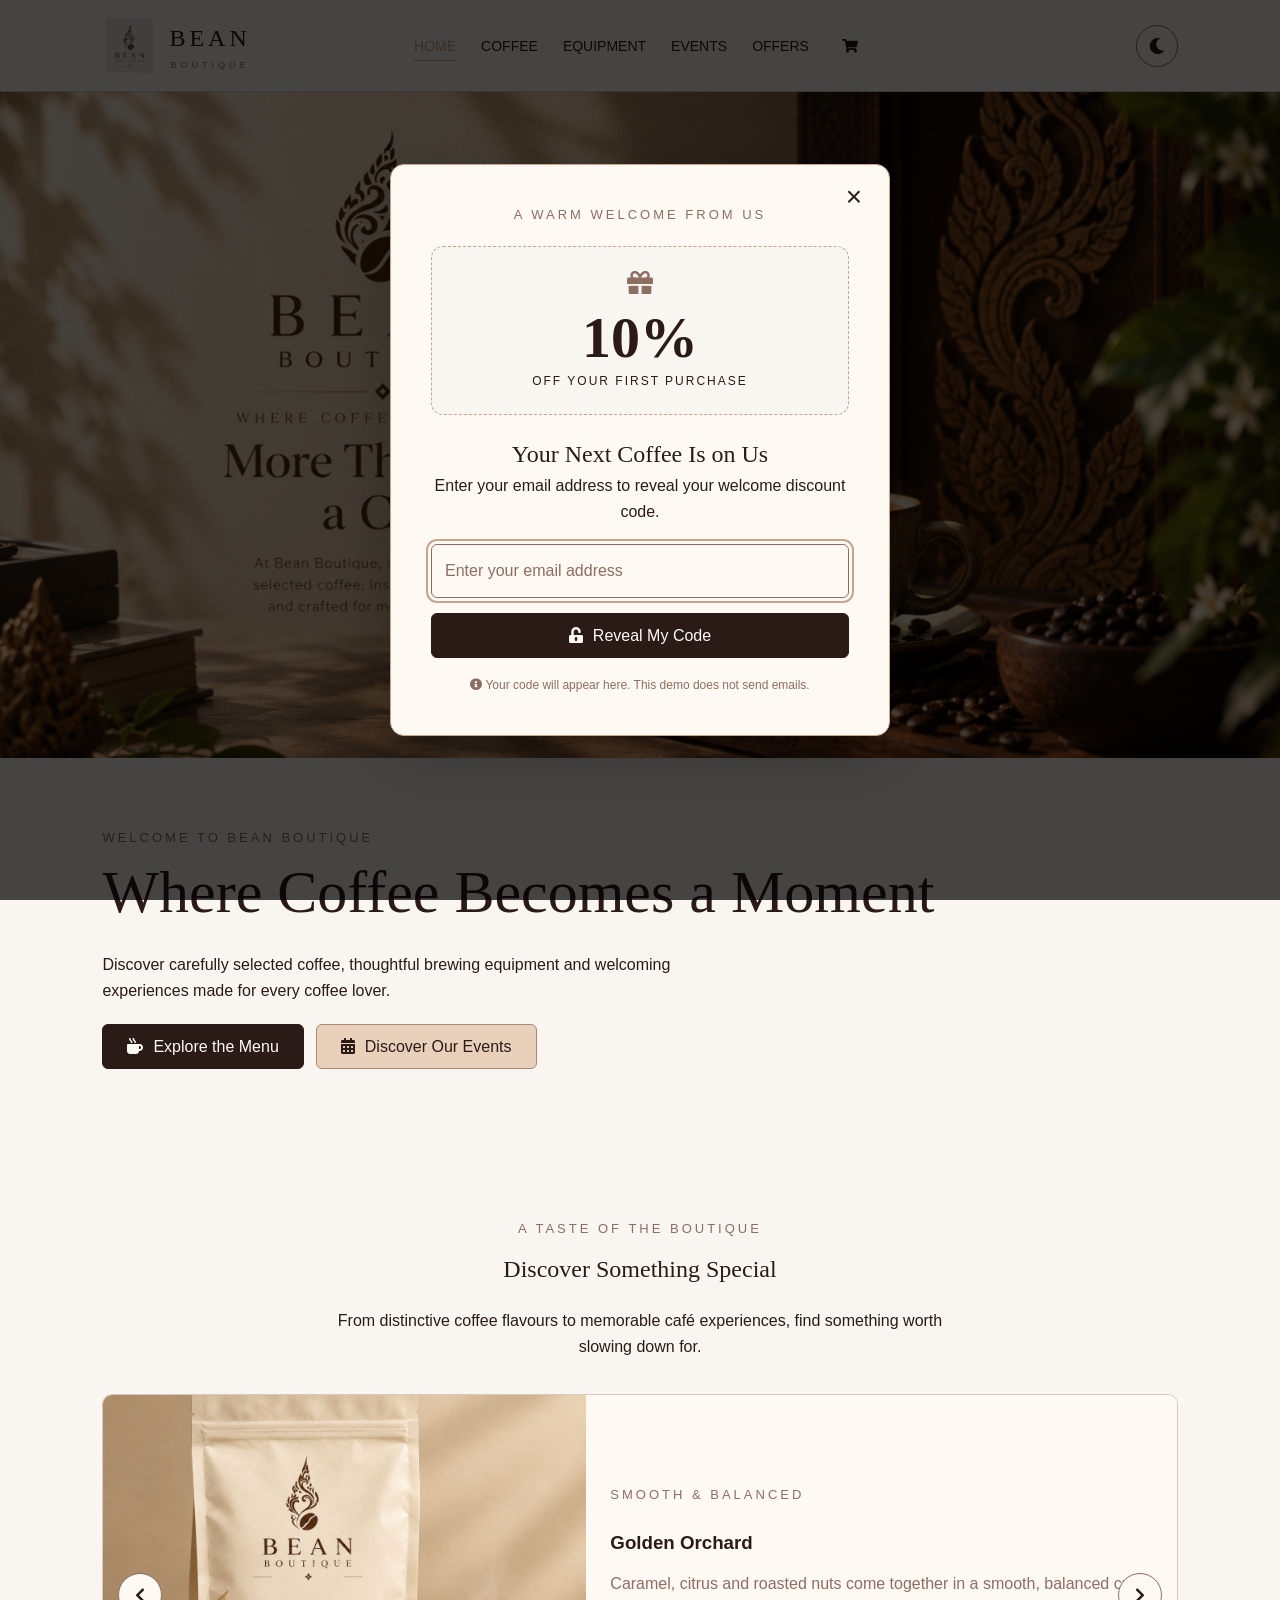
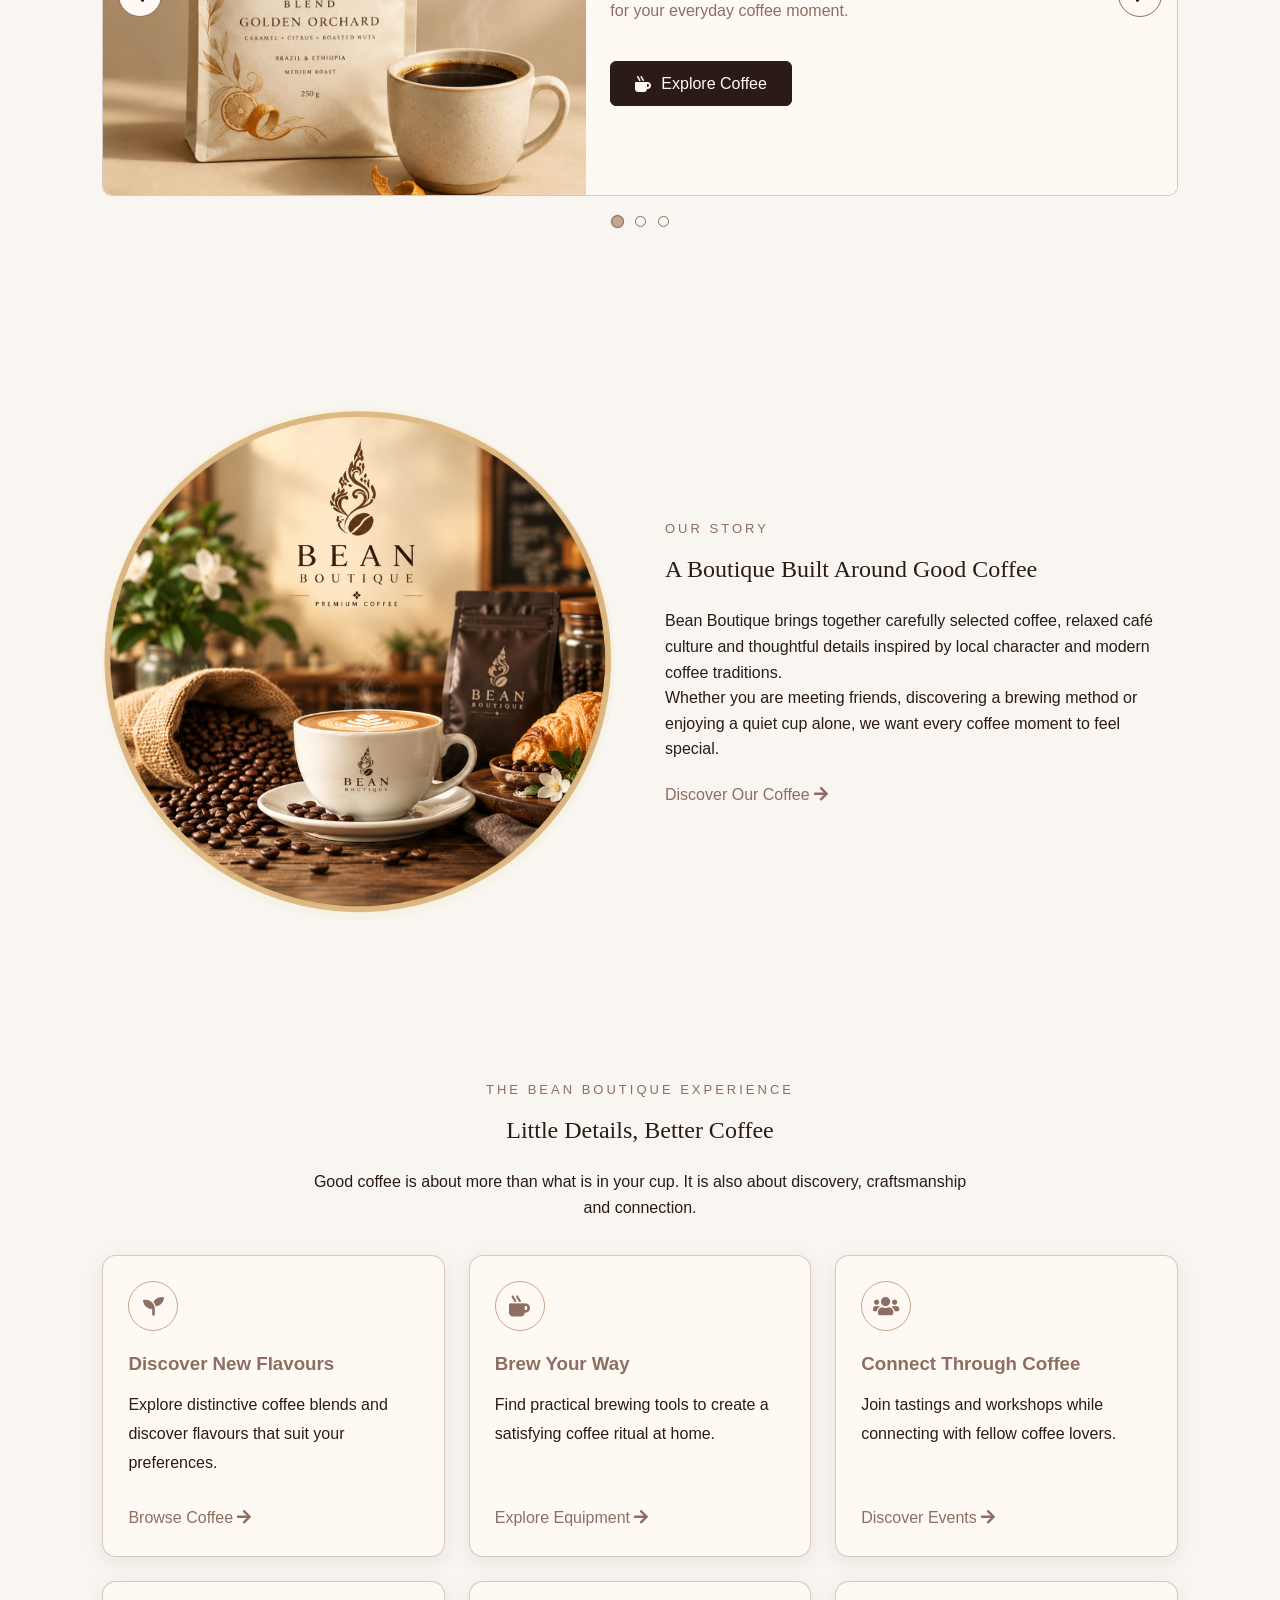
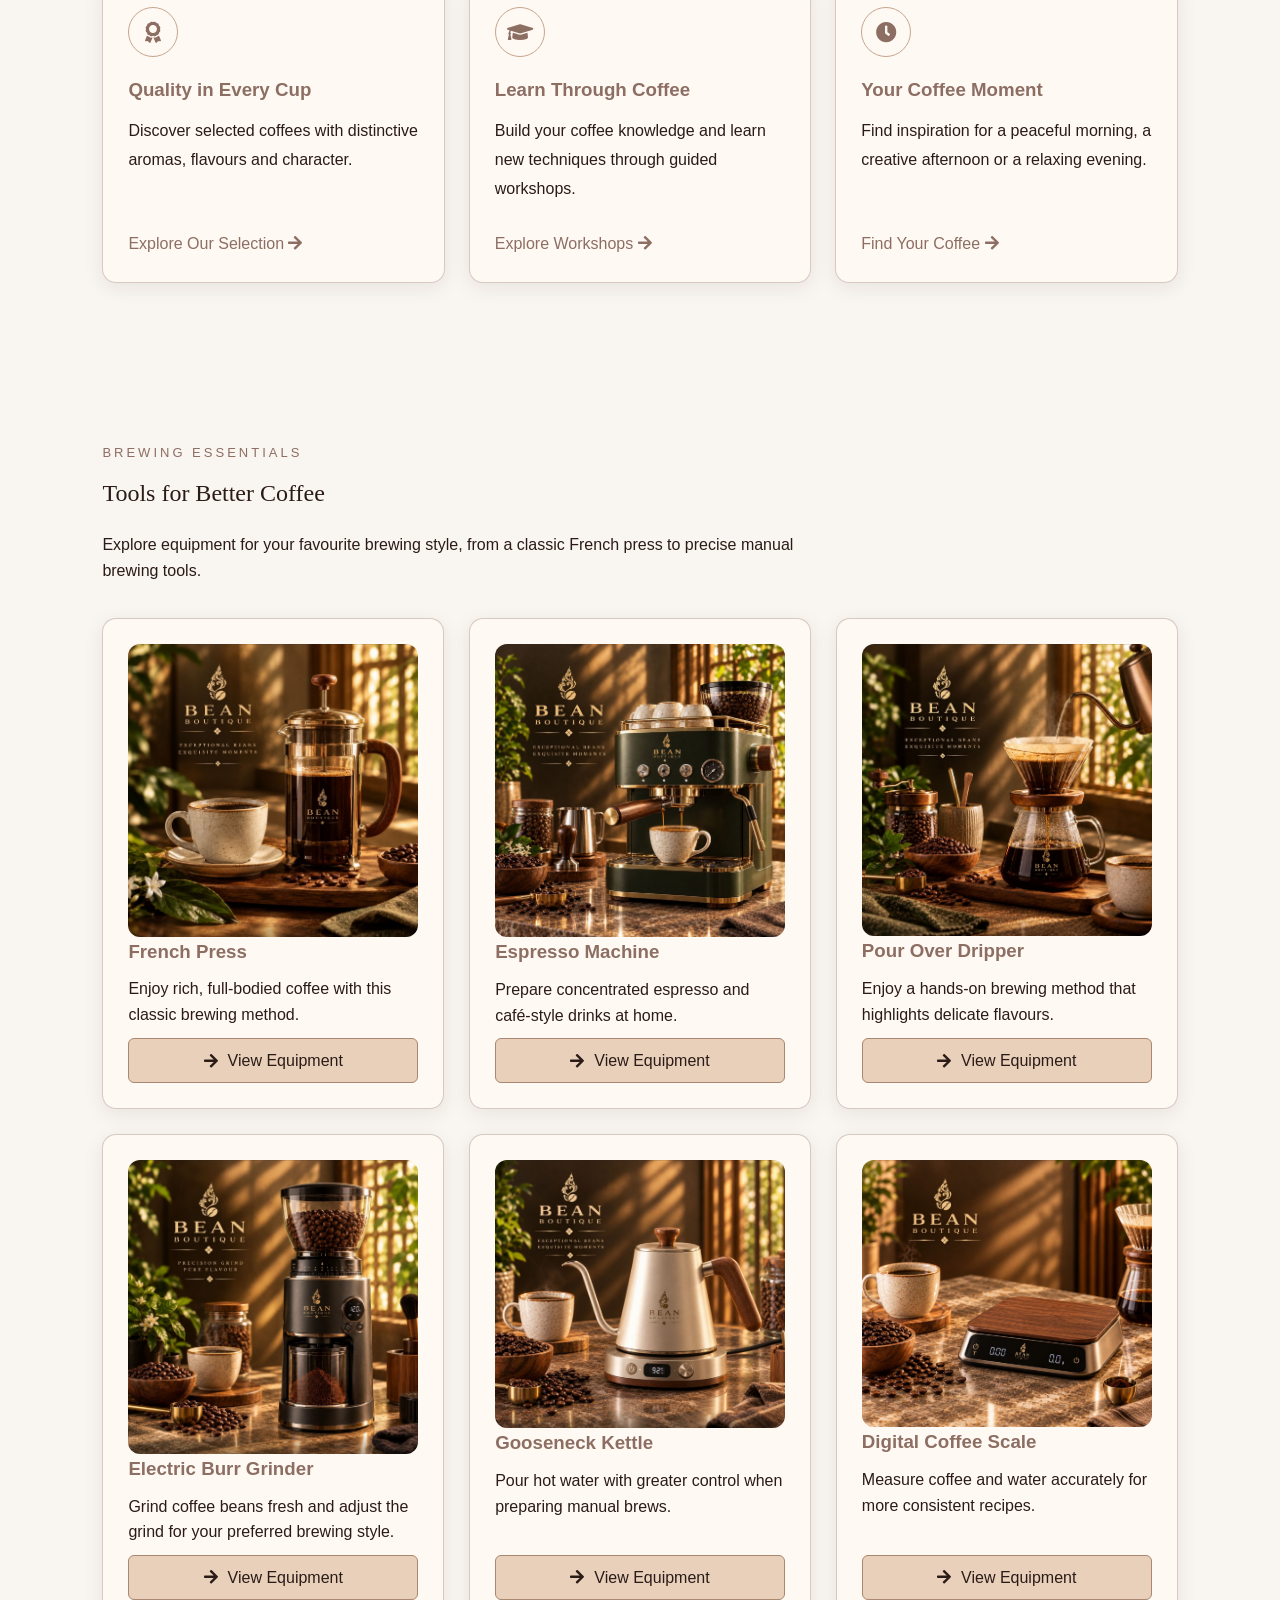
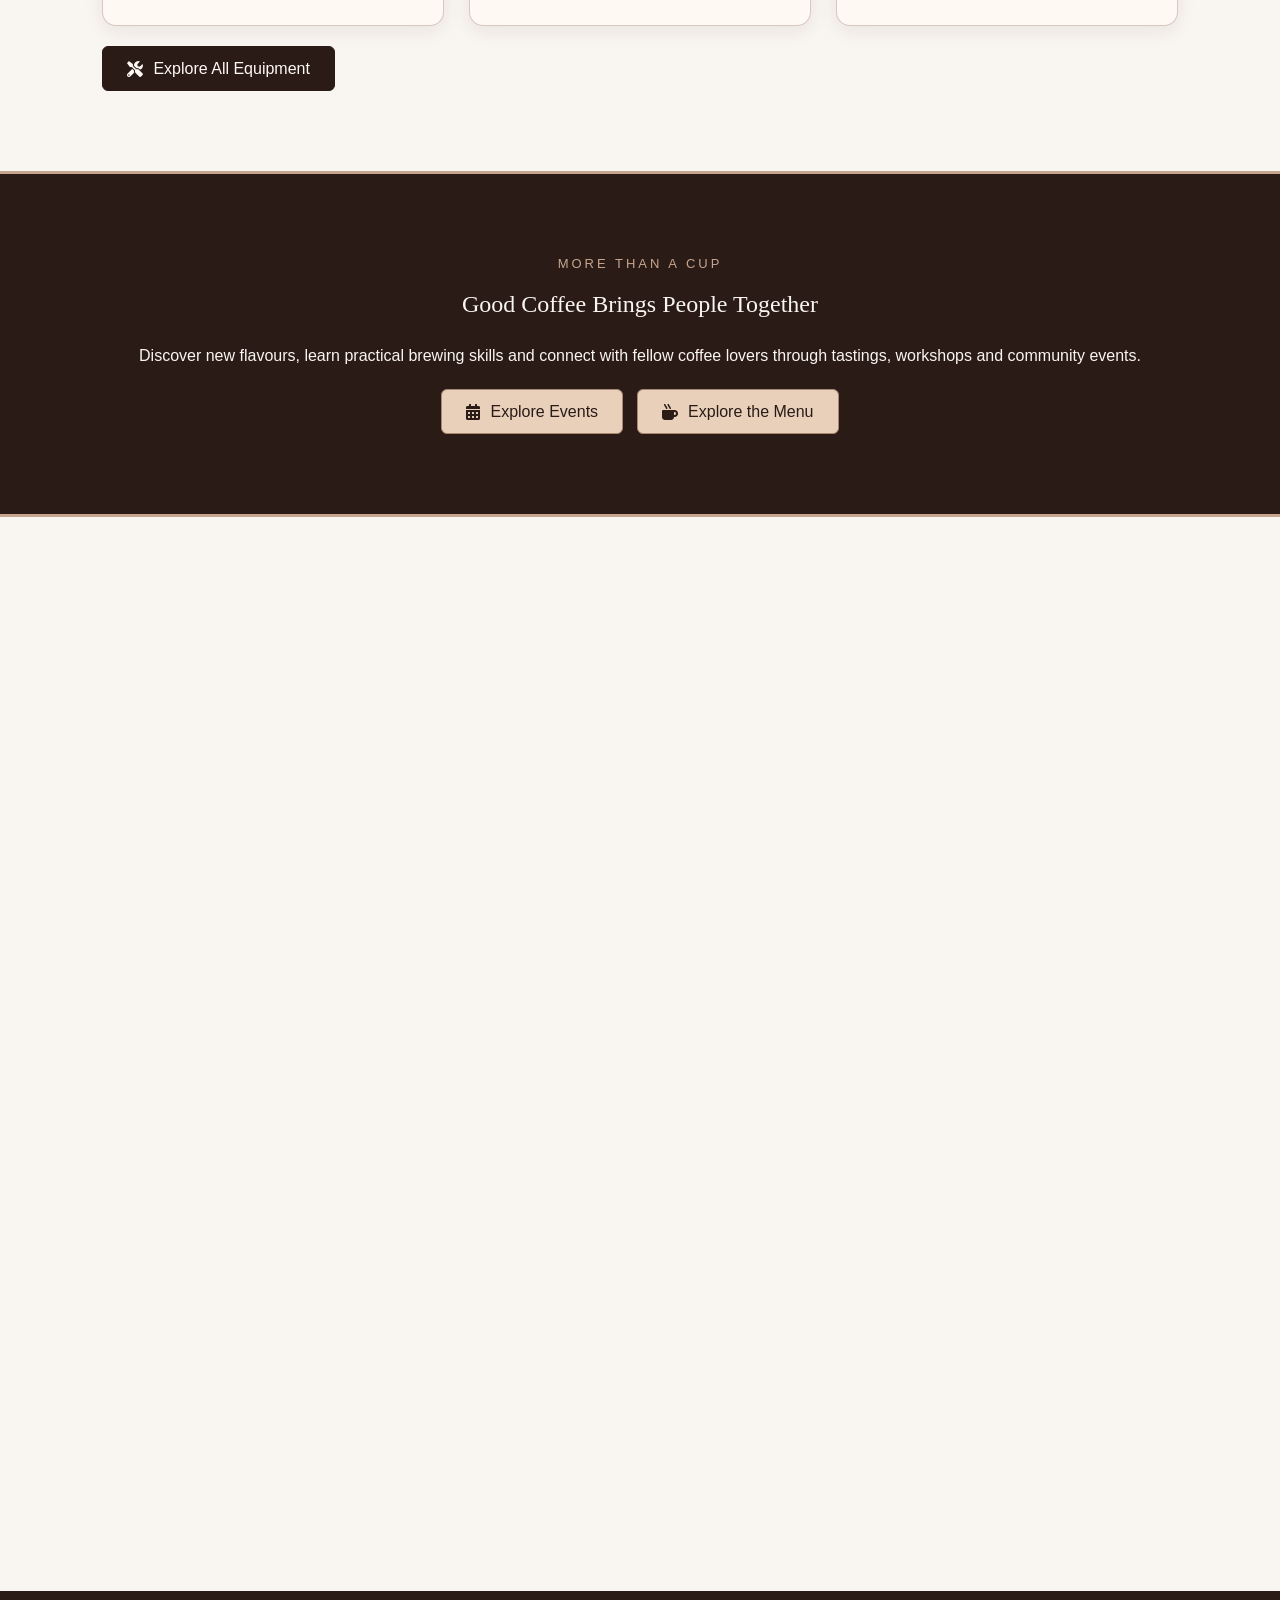
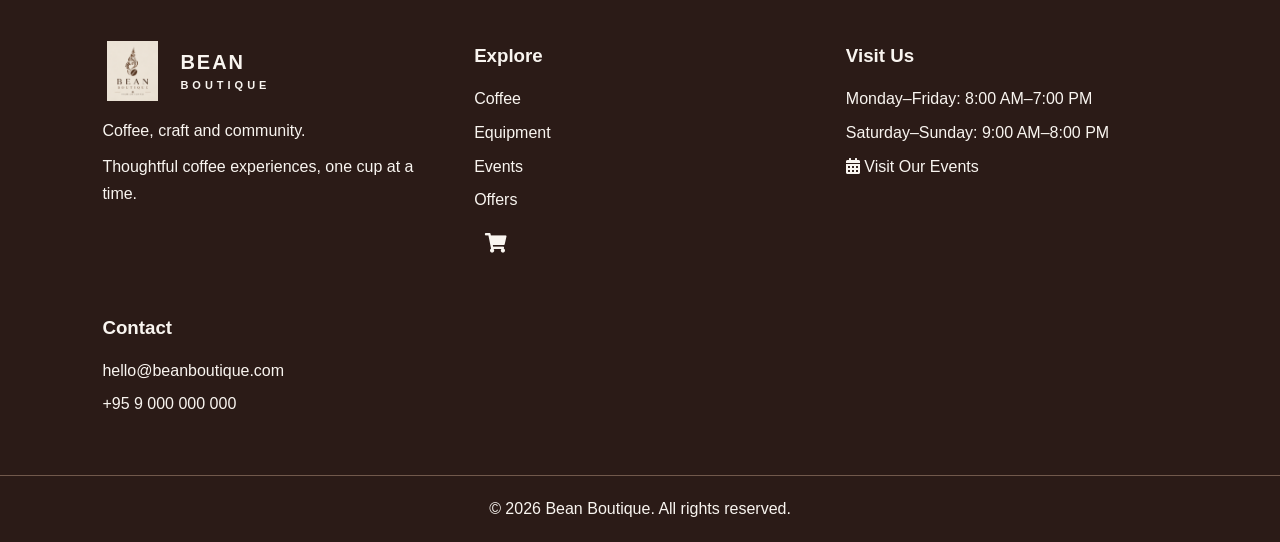
<file: HTML/index.html>
<!DOCTYPE html>
<html lang="en">

<head>
    <meta charset="UTF-8">
    <meta name="viewport" content="width=device-width, initial-scale=1.0">

    <title>Bean Boutique | Home</title>

    <link rel="icon" type="image/png" href="../IMAGES/BEAN_BOUTIQUE_logo.png">

    <!-- Font Awesome icons -->
    <link rel="stylesheet"
          href="https://cdnjs.cloudflare.com/ajax/libs/font-awesome/5.15.4/css/all.min.css">

    <!-- AOS animations and MixItUp filtering -->
    <link rel="stylesheet" href="https://unpkg.com/aos@2.3.1/dist/aos.css">
    <script defer src="https://unpkg.com/aos@2.3.1/dist/aos.js"></script>

    <!-- Shared stylesheet -->
    <link rel="stylesheet" href="../CSS/style.css">

    <!-- Shared JavaScript -->
    <script defer src="../JS/script.js"></script>
</head>

<body>

    <!-- Header -->
    <header>

        <div class="logo">
            <a href="index.html" class="logo-link" aria-label="Bean Boutique home">
                <img
                    src="../IMAGES/BEAN_BOUTIQUE_logo.png"
                    alt="Bean Boutique coffee shop logo"
                    class="logo-image"
                    fetchpriority="high"
                >

                <span class="logo-name">
                    <span class="logo-main">BEAN</span>
                    <span class="logo-sub">BOUTIQUE</span>
                </span>
            </a>
        </div>

        <nav id="mainNavigation" aria-label="Main navigation">
            <ul class="nav-list">

                <li>
                    <a href="index.html" class="active" aria-current="page">
                        Home
                    </a>
                </li>

                <li>
                    <a href="coffee.html">Coffee</a>
                </li>

                <li>
                    <a href="equipment.html">Equipment</a>
                </li>

                <li>
                    <a href="events.html">Events</a>
                </li>

                <li>
                    <a href="offers.html">Offers</a>
                </li>

                <li>
                    <a href="cart.html"
                       class="cart-link"
                       aria-label="Shopping cart">

                        <i class="fas fa-shopping-cart" aria-hidden="true"></i>

                        <span id="cartBadge" 
                        class="cart-badge">0</span>
                    </a>
                </li>

            </ul>
        </nav>

        <div class="header-controls">

            <button
                type="button"
                class="theme-button"
                id="themeButton"
                aria-label="Switch to dark mode"
                aria-pressed="false"
            >
                <i class="fas fa-moon" aria-hidden="true"></i>
            </button>

            <button
                type="button"
                class="menu-button"
                id="menuButton"
                aria-label="Open navigation"
                aria-expanded="false"
                aria-controls="mainNavigation"
            >
                <i class="fas fa-bars" aria-hidden="true"></i>
            </button>

        </div>

    </header>


    <!-- Main content -->
    <main id="mainContent">

        <!-- Home hero -->
        <section class="hero">

            <div class="hero-image">
                <img
                    src="../IMAGES/HOME_HERO.png"
                    alt="Bean Boutique coffee experience featuring a welcoming coffee setting"
                    fetchpriority="high"
                >
            </div>

            <div class="hero-text">

                <p class="small-title">WELCOME TO BEAN BOUTIQUE</p>

                <h1>Where Coffee Becomes a Moment</h1>

                <p>
                    Discover carefully selected coffee, thoughtful brewing
                    equipment and welcoming experiences made for every coffee
                    lover.
                </p>

                <div class="button-group">

                    <a href="coffee.html" class="button">
                        <i class="fas fa-mug-hot" aria-hidden="true"></i>
                        Explore the Menu
                    </a>

                    <a href="events.html" class="button light-button">
                        <i class="fas fa-calendar-alt" aria-hidden="true"></i>
                        Discover Our Events
                    </a>

                </div>

            </div>

        </section>


        <!-- Featured slideshow -->
        <section class="section featured-section" id="featuredSection">

            <p class="small-title">A TASTE OF THE BOUTIQUE</p>

            <h2>Discover Something Special</h2>

            <p class="section-intro">
                From distinctive coffee flavours to memorable café experiences,
                find something worth slowing down for.
            </p>

            <div
                class="featured-slideshow"
                role="region"
                aria-roledescription="carousel"
                aria-label="Featured coffee and events"
            >

                <div class="featured-track" id="featuredTrack">

                    <article class="featured-slide">

                        <img
                            src="../IMAGES/GOLDEN_ORCHARD.png"
                            alt="Golden Orchard coffee blend presented as a smooth and balanced coffee selection"
                            loading="lazy"
                        >

                        <div class="featured-card-content">

                            <p class="small-title">SMOOTH &amp; BALANCED</p>

                            <h3>Golden Orchard</h3>

                            <p>
                                Caramel, citrus and roasted nuts come together
                                in a smooth, balanced cup for your everyday
                                coffee moment.
                            </p>

                            <a href="coffee.html" class="button">
                                <i class="fas fa-mug-hot" aria-hidden="true"></i>
                                Explore Coffee
                            </a>

                        </div>

                    </article>


                    <article class="featured-slide">

                        <img
                            src="../IMAGES/FOREST_EMBER.png"
                            alt="Forest Ember coffee blend representing a rich and bold coffee flavour"
                            loading="lazy"
                        >

                        <div class="featured-card-content">

                            <p class="small-title">RICH &amp; BOLD</p>

                            <h3>Forest Ember</h3>

                            <p>
                                Discover deep chocolate notes, brown sugar
                                and a comforting hint of warm spice.
                            </p>

                            <a href="coffee.html" class="button">
                                <i class="fas fa-fire-alt" aria-hidden="true"></i>
                                Find Your Blend
                            </a>

                        </div>

                    </article>


                    <article class="featured-slide">

                        <img
                            src="../IMAGES/COFFEE_TASTING_Evening.png"
                            alt="Coffee tasting session with freshly brewed coffee prepared for visitors to explore different flavours and aromas"
                            loading="lazy"
                        >

                        <div class="featured-card-content">

                            <p class="small-title">MEET &amp; DISCOVER</p>

                            <h3>Coffee Tasting Evening</h3>

                            <p>
                                Explore new flavours, learn about coffee aromas
                                and enjoy a relaxed experience with fellow
                                coffee lovers.
                            </p>

                            <a href="events.html" class="button">
                                <i class="fas fa-users" aria-hidden="true"></i>
                                Explore Events
                            </a>

                        </div>

                    </article>

                </div>

                <button
                    type="button"
                    class="featured-arrow featured-prev"
                    id="featuredPrev"
                    aria-label="Previous slide"
                >
                    <i class="fas fa-chevron-left" aria-hidden="true"></i>
                </button>

                <button
                    type="button"
                    class="featured-arrow featured-next"
                    id="featuredNext"
                    aria-label="Next slide"
                >
                    <i class="fas fa-chevron-right" aria-hidden="true"></i>
                </button>

            </div>

        <div
            class="featured-dots"
            id="featuredDots"
            role="group"
            aria-label="Choose a featured slide"
        >

                <button
                    type="button"
                    class="featured-dot active"
                    aria-label="Show slide 1"
                    aria-pressed="true"
                ></button>

                <button
                    type="button"
                    class="featured-dot"
                    aria-label="Show slide 2"
                    aria-pressed="false"
                ></button>

                <button
                    type="button"
                    class="featured-dot"
                    aria-label="Show slide 3"
                    aria-pressed="false"
                ></button>

            </div>

        </section>


        <!-- Our Story -->
        <section class="section two-column" id="ourStory" data-aos="fade-up">

            <img
                class="story-image"
                src="../IMAGES/OUR_STORY.png"
                alt="Bean Boutique coffee setting illustrating the brand's focus on coffee, craftsmanship and café culture"
                loading="lazy"
            >

            <div>

                <p class="small-title">OUR STORY</p>

                <h2>A Boutique Built Around Good Coffee</h2>

                <p>
                    Bean Boutique brings together carefully selected coffee,
                    relaxed café culture and thoughtful details inspired by
                    local character and modern coffee traditions.
                </p>

                <p>
                    Whether you are meeting friends, discovering a brewing
                    method or enjoying a quiet cup alone, we want every coffee
                    moment to feel special.
                </p>

                <a href="coffee.html" class="text-link">
                    Discover Our Coffee
                    <i class="fas fa-arrow-right" aria-hidden="true"></i>
                </a>

            </div>

        </section>


        <!-- Coffee experience -->
        <section class="section experience-section" id="experienceSection">

            <p class="small-title">THE BEAN BOUTIQUE EXPERIENCE</p>

            <h2>Little Details, Better Coffee</h2>

            <p class="section-intro">
                Good coffee is about more than what is in your cup.
                It is also about discovery, craftsmanship and connection.
            </p>

            <div class="card-container">

                <article class="card" data-aos="fade-up">

                    <div class="explore-icon">
                        <i class="fas fa-seedling" aria-hidden="true"></i>
                    </div>

                    <h3>Discover New Flavours</h3>

                    <p>
                        Explore distinctive coffee blends and discover flavours
                        that suit your preferences.
                    </p>

                    <a href="coffee.html" class="text-link">
                        Browse Coffee
                        <i class="fas fa-arrow-right" aria-hidden="true"></i>
                    </a>

                </article>


                <article class="card" data-aos="fade-up">

                    <div class="explore-icon">
                        <i class="fas fa-mug-hot" aria-hidden="true"></i>
                    </div>

                    <h3>Brew Your Way</h3>

                    <p>
                        Find practical brewing tools to create a satisfying
                        coffee ritual at home.
                    </p>

                    <a href="equipment.html" class="text-link">
                        Explore Equipment
                        <i class="fas fa-arrow-right" aria-hidden="true"></i>
                    </a>

                </article>


                <article class="card" data-aos="fade-up">

                    <div class="explore-icon">
                        <i class="fas fa-users" aria-hidden="true"></i>
                    </div>

                    <h3>Connect Through Coffee</h3>

                    <p>
                        Join tastings and workshops while connecting with
                        fellow coffee lovers.
                    </p>

                    <a href="events.html" class="text-link">
                        Discover Events
                        <i class="fas fa-arrow-right" aria-hidden="true"></i>
                    </a>

                </article>


                <article class="card" data-aos="fade-up">

                    <div class="explore-icon">
                        <i class="fas fa-award" aria-hidden="true"></i>
                    </div>

                    <h3>Quality in Every Cup</h3>

                    <p>
                        Discover selected coffees with distinctive aromas,
                        flavours and character.
                    </p>

                    <a href="coffee.html" class="text-link">
                        Explore Our Selection
                        <i class="fas fa-arrow-right" aria-hidden="true"></i>
                    </a>

                </article>


                <article class="card" data-aos="fade-up">

                    <div class="explore-icon">
                        <i class="fas fa-graduation-cap" aria-hidden="true"></i>
                    </div>

                    <h3>Learn Through Coffee</h3>

                    <p>
                        Build your coffee knowledge and learn new techniques
                        through guided workshops.
                    </p>

                    <a href="events.html" class="text-link">
                        Explore Workshops
                        <i class="fas fa-arrow-right" aria-hidden="true"></i>
                    </a>

                </article>


                <article class="card" data-aos="fade-up">

                    <div class="explore-icon">
                        <i class="fas fa-clock" aria-hidden="true"></i>
                    </div>

                    <h3>Your Coffee Moment</h3>

                    <p>
                        Find inspiration for a peaceful morning, a creative
                        afternoon or a relaxing evening.
                    </p>

                    <a href="coffee.html" class="text-link">
                        Find Your Coffee
                        <i class="fas fa-arrow-right" aria-hidden="true"></i>
                    </a>

                </article>

            </div>

        </section>


        <!-- Brewing equipment -->
        <section class="section" id="brewingEquipment">

            <p class="small-title">BREWING ESSENTIALS</p>

            <h2>Tools for Better Coffee</h2>

            <p class="section-intro">
                Explore equipment for your favourite brewing style, from a
                classic French press to precise manual brewing tools.
            </p>

            <div class="card-container">

                <article class="card" data-aos="fade-up">

                    <img
                        src="../IMAGES/FRENCH_PRESS.png"
                        alt="French press coffee maker for preparing rich, full-bodied coffee"
                        loading="lazy"
                    >

                    <h3>French Press</h3>

                    <p>
                        Enjoy rich, full-bodied coffee with this classic
                        brewing method.
                    </p>

                    <a href="equipment.html" class="button light-button">
                        <i class="fas fa-arrow-right" aria-hidden="true"></i>
                        View Equipment
                    </a>

                </article>


                <article class="card" data-aos="fade-up">

                    <img
                        src="../IMAGES/ESPRESSO_MACHINE.png"
                        alt="Espresso machine for preparing concentrated espresso and café-style drinks"
                        loading="lazy"
                    >

                    <h3>Espresso Machine</h3>

                    <p>
                        Prepare concentrated espresso and café-style drinks
                        at home.
                    </p>

                    <a href="equipment.html" class="button light-button">
                        <i class="fas fa-arrow-right" aria-hidden="true"></i>
                        View Equipment
                    </a>

                </article>


                <article class="card" data-aos="fade-up">

                    <img
                        src="../IMAGES/POUR_OVER.png"
                        alt="Pour-over coffee dripper for controlled manual brewing"
                        loading="lazy"
                    >

                    <h3>Pour Over Dripper</h3>

                    <p>
                        Enjoy a hands-on brewing method that highlights
                        delicate flavours.
                    </p>

                    <a href="equipment.html" class="button light-button">
                        <i class="fas fa-arrow-right" aria-hidden="true"></i>
                        View Equipment
                    </a>

                </article>


                <article class="card" data-aos="fade-up">

                    <img
                        src="../IMAGES/ELECTRIC_BURR_GRINDER.png"
                        alt="Electric burr coffee grinder for freshly ground beans and adjustable grind sizes"
                        loading="lazy"
                    >

                    <h3>Electric Burr Grinder</h3>

                    <p>
                        Grind coffee beans fresh and adjust the grind for
                        your preferred brewing style.
                    </p>

                    <a href="equipment.html" class="button light-button">
                        <i class="fas fa-arrow-right" aria-hidden="true"></i>
                        View Equipment
                    </a>

                </article>


                <article class="card" data-aos="fade-up">

                    <img
                        src="../IMAGES/GOOSENECK_KETTLE.png"
                        alt="Gooseneck kettle designed for controlled pouring during manual coffee brewing"
                        loading="lazy"
                    >

                    <h3>Gooseneck Kettle</h3>

                    <p>
                        Pour hot water with greater control when preparing
                        manual brews.
                    </p>

                    <a href="equipment.html" class="button light-button">
                        <i class="fas fa-arrow-right" aria-hidden="true"></i>
                        View Equipment
                    </a>

                </article>


                <article class="card" data-aos="fade-up">

                    <img
                        src="../IMAGES/DIGITAL_COFFEE_SCALE.png"
                        alt="Digital coffee scale for accurately measuring coffee grounds and brewing water"
                        loading="lazy"
                    >

                    <h3>Digital Coffee Scale</h3>

                    <p>
                        Measure coffee and water accurately for more
                        consistent recipes.
                    </p>

                    <a href="equipment.html" class="button light-button">
                        <i class="fas fa-arrow-right" aria-hidden="true"></i>
                        View Equipment
                    </a>

                </article>

            </div>

            <div class="button-group">

                <a href="equipment.html" class="button">
                    <i class="fas fa-tools" aria-hidden="true"></i>
                    Explore All Equipment
                </a>

            </div>

        </section>


        <!-- Events and community -->
        <section class="section dark-section">

            <p class="small-title">MORE THAN A CUP</p>

            <h2>Good Coffee Brings People Together</h2>

            <p>
                Discover new flavours, learn practical brewing skills and
                connect with fellow coffee lovers through tastings, workshops
                and community events.
            </p>

            <div class="button-group">

                <a href="events.html" class="button light-button">
                    <i class="fas fa-calendar-alt" aria-hidden="true"></i>
                    Explore Events
                </a>

                <a href="coffee.html" class="button light-button">
                    <i class="fas fa-mug-hot" aria-hidden="true"></i>
                    Explore the Menu
                </a>

            </div>

        </section>


        <!-- Seasonal offer -->
        <section class="section seasonal-section">

            <div class="seasonal-banner" data-aos="fade-up">

                <div class="seasonal-banner-content">

                    <p class="small-title">THADINGYUT 2026</p>

                    <h2>Coffee Under the Festival Lights</h2>

                    <p>
                        Celebrate Thadingyut with Bean Boutique from
                        25–27 October 2026. Enjoy 10% off coffee and desserts
                        while celebrating Myanmar's Festival of Lights.
                    </p>

                    <div class="seasonal-date-action">

                        <p class="seasonal-date">
                            25–27 OCTOBER 2026
                        </p>

                        <a href="offers.html" class="button">
                            <i class="fas fa-gift" aria-hidden="true"></i>
                            View Festival Offer
                        </a>

                    </div>

                </div>

                <div class="seasonal-banner-image">

                    <img
                        src="../IMAGES/THADINGYUT_FESTIVAL.png"
                        alt="Thadingyut Festival of Lights promotion celebrating coffee, seasonal festivities and a 10 percent offer"
                        loading="lazy"
                    >

                    <span class="seasonal-banner-badge">10% OFF</span>

                </div>

            </div>

        </section>


        <!-- Welcome promotion -->
        <section class="section">

            <div class="welcome-promo-banner" data-aos="fade-up">

                <div class="welcome-promo-icon">
                    <i class="fas fa-gift" aria-hidden="true"></i>
                </div>

                <div class="welcome-promo-copy">

                    <p class="small-title">A LITTLE SOMETHING EXTRA</p>

                    <h2>Your First Cup Comes with 10% Off</h2>

                    <p>
                        Join the Bean Boutique experience and reveal a welcome
                        discount for your first purchase.
                    </p>

                    <span class="welcome-promo-note">
                        <i class="fas fa-check-circle" aria-hidden="true"></i>
                        A little thank-you for new customers
                    </span>

                </div>

                <div class="welcome-promo-stamp">

                    <strong>10%</strong>

                    <span>OFF</span>

                </div>

                <a href="offers.html" class="button">
                    <i class="fas fa-tags" aria-hidden="true"></i>
                    Discover Offers
                </a>

            </div>

        </section>

    </main>


    <!-- Welcome discount modal -->
    <div
        id="welcomeModal"
        class="modal"
        role="dialog"
        aria-modal="true"
        aria-labelledby="welcomeTitle"
    >

        <div class="modal-content welcome-modal-content">

            <button
                type="button"
                id="closeModal"
                class="close-button"
                aria-label="Close welcome offer"
            >
                &times;
            </button>

            <p class="small-title">A WARM WELCOME FROM US</p>

            <div class="welcome-modal-visual">

                <i class="fas fa-gift" aria-hidden="true"></i>

                <strong>10%</strong>

                <span>OFF YOUR FIRST PURCHASE</span>

            </div>

            <h2 id="welcomeTitle">Your Next Coffee Is on Us</h2>

            <p>
                Enter your email address to reveal your welcome discount code.
            </p>

            <form id="discountForm" class="welcome-form">

                <label for="discountEmail" class="visually-hidden">
                    Email address
                </label>

                <input
                    type="email"
                    id="discountEmail"
                    name="discountEmail"
                    placeholder="Enter your email address"
                    autocomplete="email"
                    required
                >

                <button type="submit" class="button">
                    <i class="fas fa-unlock-alt" aria-hidden="true"></i>
                    Reveal My Code
                </button>

            </form>

            <p id="discountMessage" aria-live="polite"></p>

            <div id="welcomeCode" class="welcome-code" hidden>

                <span>YOUR WELCOME CODE</span>

                <strong>WELCOME10</strong>

                <p>
                    Use this code for 10% off your first purchase.
                </p>

            </div>

            <p class="welcome-modal-note">

                <i class="fas fa-info-circle" aria-hidden="true"></i>

                Your code will appear here. This demo does not send emails.

            </p>

        </div>

    </div>


    <!-- Footer -->
    <footer>

        <div class="footer-container">

            <div class="footer-brand">

                <a
                    href="index.html"
                    class="footer-brand-link"
                    aria-label="Bean Boutique home"
                >

                    <img
                        src="../IMAGES/BEAN_BOUTIQUE_logo.png"
                        alt="Bean Boutique coffee shop logo"
                        class="footer-brand-image"
                        loading="lazy"
                    >

                    <span class="footer-brand-name">
                        <span class="footer-brand-main">BEAN</span>
                        <span class="footer-brand-sub">BOUTIQUE</span>
                    </span>

                </a>

                <p>Coffee, craft and community.</p>

                <p>
                    Thoughtful coffee experiences, one cup at a time.
                </p>

            </div>

            <div>

                <h3>Explore</h3>

                <a href="coffee.html">Coffee</a>

                <a href="equipment.html">Equipment</a>

                <a href="events.html">Events</a>

                <a href="offers.html">Offers</a>

                <a
                    href="cart.html"
                    class="footer-cart-link"
                    aria-label="Shopping cart"
                    title="Shopping cart"
                >
                    <i class="fas fa-shopping-cart" aria-hidden="true"></i>
                </a>

            </div>

            <div>

                <h3>Visit Us</h3>

                <p>Monday–Friday: 8:00 AM–7:00 PM</p>

                <p>Saturday–Sunday: 9:00 AM–8:00 PM</p>

                <a href="events.html">
                    <i class="fas fa-calendar-alt" aria-hidden="true"></i>
                    Visit Our Events
                </a>

            </div>

            <div>

                <h3>Contact</h3>

                <p>hello@beanboutique.com</p>

                <p>+95 9 000 000 000</p>

            </div>

        </div>

        <div class="footer-bottom">

            <p>
                &copy; 2026 Bean Boutique. All rights reserved.
            </p>

        </div>

    </footer>

</body>
</html>
</file>
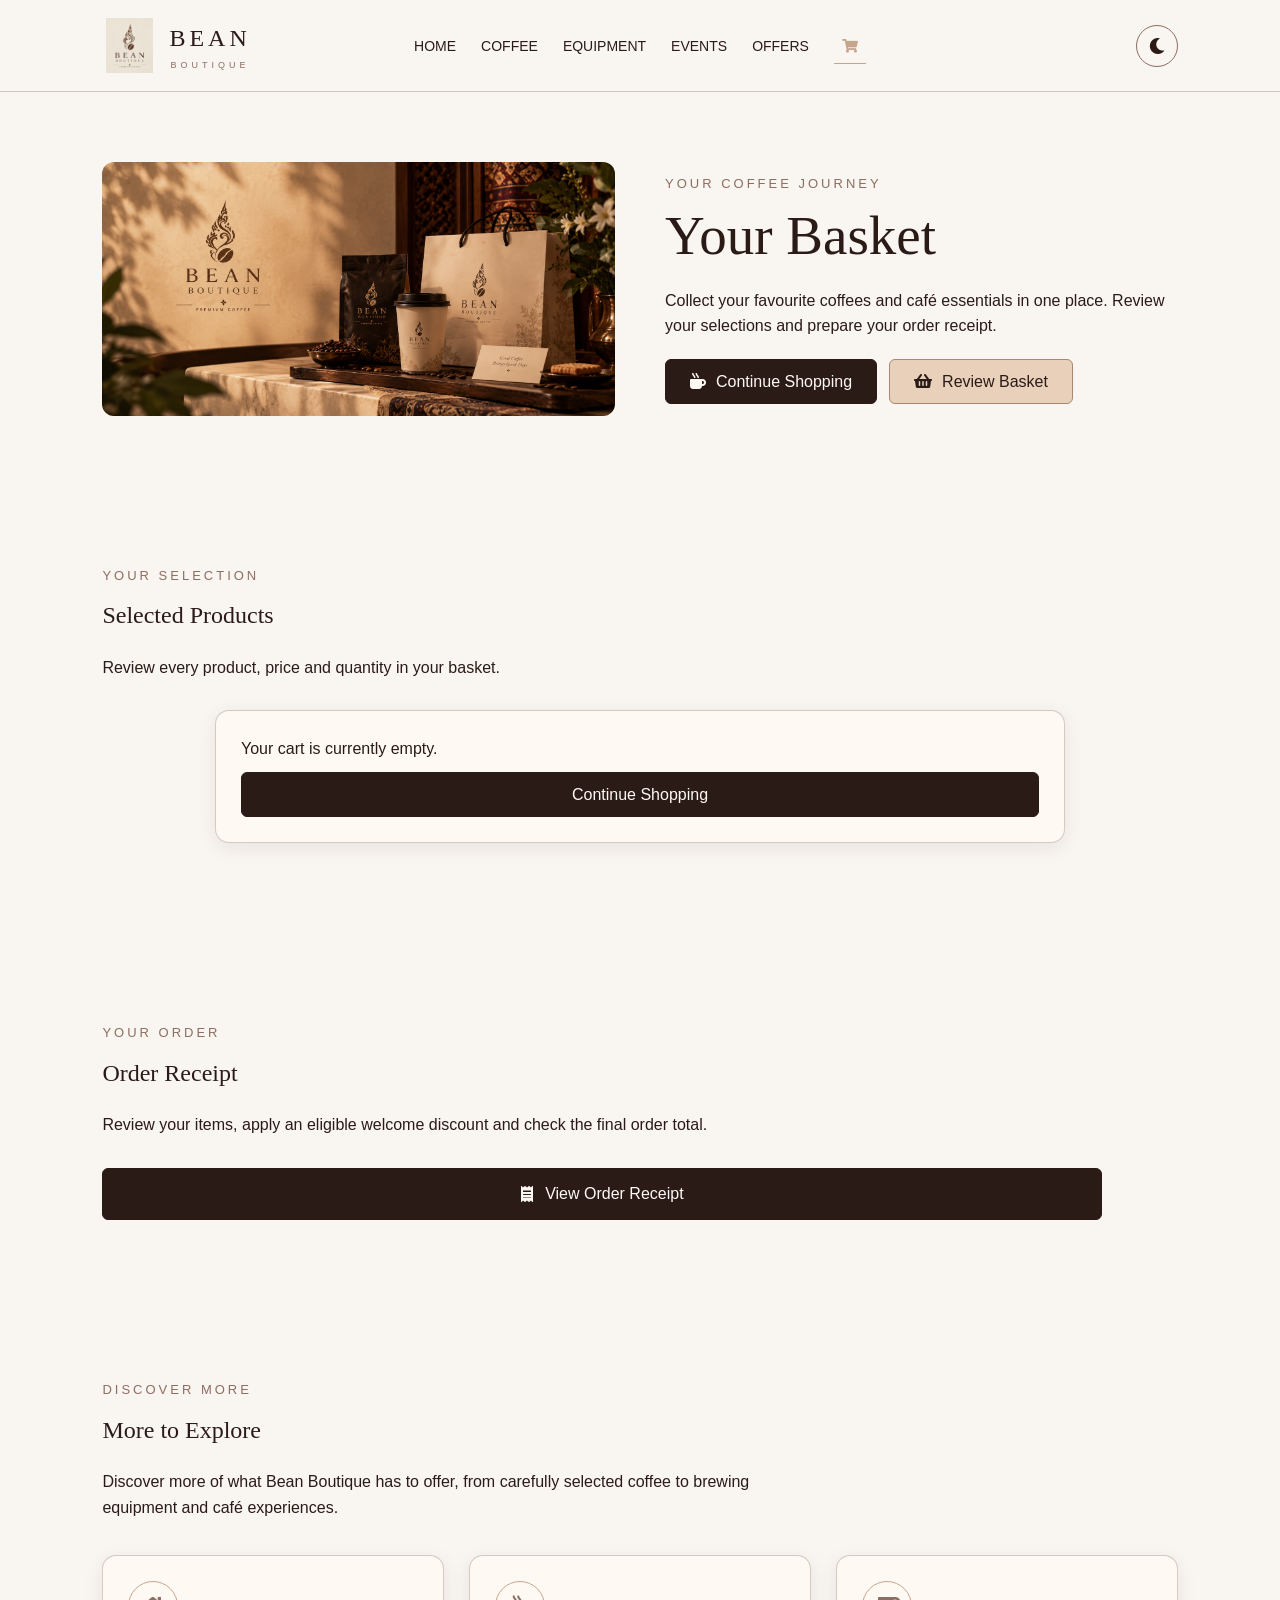
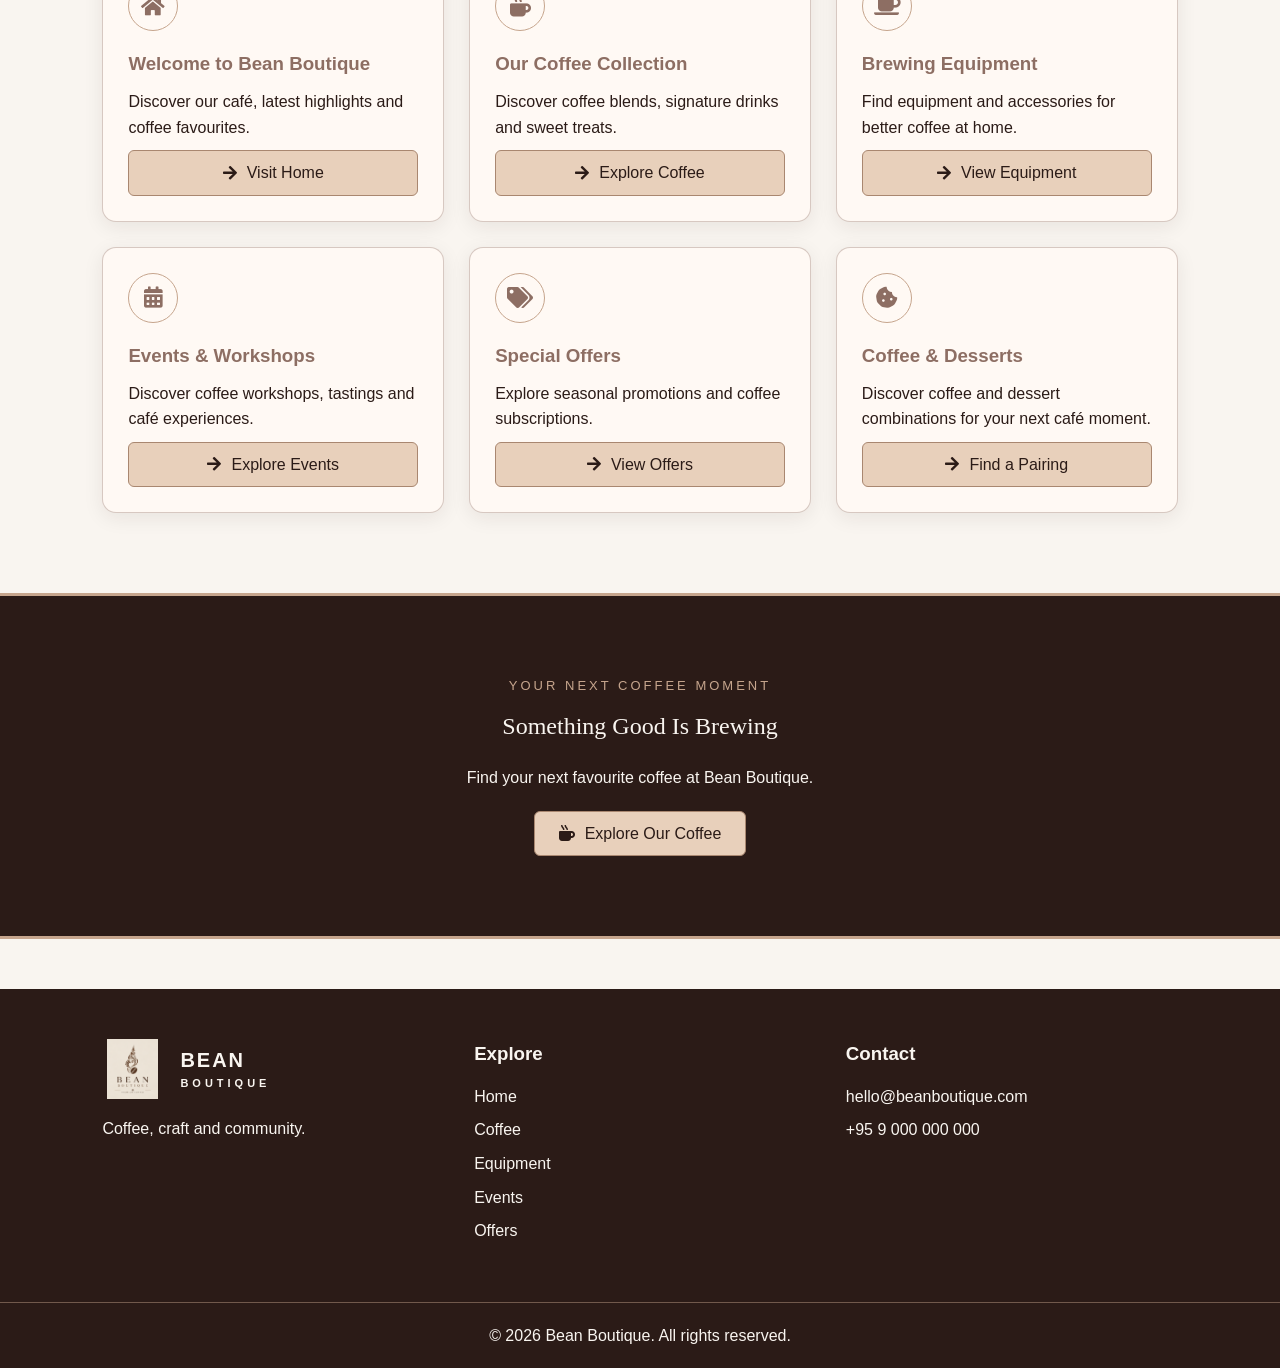
<file: HTML/cart.html>
<!DOCTYPE html>
<html lang="en">

<head>
    <meta charset="UTF-8">
    <meta name="viewport" content="width=device-width, initial-scale=1.0">

    <title>Bean Boutique | Shopping Cart</title>

    <link rel="icon" type="image/png" href="../IMAGES/BEAN_BOUTIQUE_logo.png">

    <!-- Font Awesome icons -->
    <link rel="stylesheet"
          href="https://cdnjs.cloudflare.com/ajax/libs/font-awesome/5.15.4/css/all.min.css">

    <!-- Shared stylesheet -->
    <link rel="stylesheet" href="../CSS/style.css">

    <!-- Shared JavaScript -->
    <script defer src="../JS/script.js"></script>
</head>

<body>

    <!-- Header -->
    <header>

        <div class="logo">
            <a href="index.html" class="logo-link" aria-label="Bean Boutique home">

                <img src="../IMAGES/BEAN_BOUTIQUE_logo.png"
                     alt="Bean Boutique coffee shop logo"
                     class="logo-image">

                <span class="logo-name">
                    <span class="logo-main">BEAN</span>
                    <span class="logo-sub">BOUTIQUE</span>
                </span>

            </a>
        </div>

        <!-- Navigation -->
        <nav id="mainNavigation" aria-label="Main navigation">

            <ul class="nav-list">

                <li><a href="index.html">Home</a></li>

                <li><a href="coffee.html">Coffee</a></li>

                <li><a href="equipment.html">Equipment</a></li>

                <li><a href="events.html">Events</a></li>

                <li><a href="offers.html">Offers</a></li>

                <li>
                    <a href="cart.html"
                       class="cart-link active"
                       aria-label="Shopping cart"
                       aria-current="page">

                        <i class="fas fa-shopping-cart" aria-hidden="true"></i>

                        <span id="cartBadge" 
                        class="cart-badge hidden">0</span>
                    </a>
                </li>

            </ul>

        </nav>

        <div class="header-controls">

            <button type="button"
                    class="theme-button"
                    id="themeButton"
                    aria-label="Switch to dark mode"
                    aria-pressed="false">

                <i class="fas fa-moon" aria-hidden="true"></i>

            </button>

            <button type="button"
                    class="menu-button"
                    id="menuButton"
                    aria-label="Open navigation"
                    aria-expanded="false"
                    aria-controls="mainNavigation">

                <i class="fas fa-bars" aria-hidden="true"></i>

            </button>

        </div>

    </header>


    <!-- Main content -->
    <main id="mainContent">

        <!-- Cart hero -->
        <section class="page-hero cart-hero">

            <img src="../IMAGES/CART_HERO.png"
                 alt="Coffee-themed banner introducing the Bean Boutique shopping basket"
                 class="cart-hero-image">

            <div>

                <p class="small-title">YOUR COFFEE JOURNEY</p>

                <h1>Your Basket</h1>

                <p>
                    Collect your favourite coffees and café essentials
                    in one place. Review your selections and prepare
                    your order receipt.
                </p>

                <div class="button-group">

                    <a href="coffee.html" class="button">
                        <i class="fas fa-mug-hot" aria-hidden="true"></i>
                        Continue Shopping
                    </a>

                    <a href="#selectedProducts" class="button light-button">
                        <i class="fas fa-shopping-basket" aria-hidden="true"></i>
                        Review Basket
                    </a>

                </div>

            </div>

        </section>


        <!-- Selected products -->
        <section class="section" id="selectedProducts">

            <p class="small-title">YOUR SELECTION</p>

            <h2>Selected Products</h2>

            <p class="section-intro">
                Review every product, price and quantity in your basket.
            </p>

            <div id="cartItems" aria-live="polite">

                <p>Your cart is currently empty.</p>

            </div>

        </section>


        <!-- Order receipt -->
        <section class="section" id="orderReceipt">

            <p class="small-title">YOUR ORDER</p>

            <h2>Order Receipt</h2>

            <p class="section-intro">
                Review your items, apply an eligible welcome discount
                and check the final order total.
            </p>

            <details class="checkout-details">

                <summary id="checkoutButton" class="button">

                    <i class="fas fa-receipt" aria-hidden="true"></i>
                    View Order Receipt

                </summary>

                <div class="checkout-receipt">

                    <!-- Receipt header -->
                    <div class="receipt-header">

                        <div class="receipt-logo-icon">
                            <i class="fas fa-mug-hot" aria-hidden="true"></i>
                        </div>

                        <p class="small-title">BEAN BOUTIQUE</p>

                        <h2>Your Order Summary</h2>

                        <p>Thank you for choosing Bean Boutique.</p>

                    </div>


                    <!-- Welcome discount -->
                    <section class="cart-discount-box">

                        <div class="discount-heading">

                            <i class="fas fa-gift" aria-hidden="true"></i>

                            <div>

                                <p class="small-title">
                                    A LITTLE SOMETHING EXTRA
                                </p>

                                <h3>Enjoy 10% Off Your First Purchase</h3>

                            </div>

                        </div>

                        <p>
                            Enter the eligible welcome discount code
                            provided through the homepage offer.
                        </p>

                        <form id="cartDiscountForm"
                              class="cart-discount-form">

                            <label for="cartDiscountCode"
                                   class="visually-hidden">
                                Discount code
                            </label>

                            <input type="text"
                                   id="cartDiscountCode"
                                   placeholder="Enter discount code"
                                   maxlength="30"
                                   autocomplete="off"
                                   aria-describedby="cartDiscountMessage"
                                   required>

                            <button type="submit" class="button">

                                <i class="fas fa-tag" aria-hidden="true"></i>
                                Apply Code

                            </button>

                        </form>

                        <p id="cartDiscountMessage"
                           class="form-message"
                           role="status"
                           aria-live="polite">

                            Your welcome discount can be used
                            on your first completed purchase only.

                        </p>

                    </section>


                    <!-- Itemised receipt -->
                    <section class="receipt-items-section">

                        <p class="small-title">ITEMISED PURCHASE</p>

                        <h3>Products in Your Order</h3>

                        <div class="receipt-table-wrapper">

                            <table class="receipt-items-table">

                                <thead>
                                    <tr>
                                        <th scope="col">Product</th>
                                        <th scope="col">Price</th>
                                        <th scope="col">Quantity</th>
                                        <th scope="col">Subtotal</th>
                                    </tr>
                                </thead>

                                <tbody id="receiptItems">

                                    <tr>
                                        <td colspan="4" class="receipt-empty">
                                            Your receipt is empty.
                                            Add products to see them here.
                                        </td>
                                    </tr>

                                </tbody>

                            </table>

                        </div>

                    </section>


                    <!-- Receipt totals -->
                    <div class="cart-summary">

                        <p class="small-title">YOUR PURCHASE</p>

                        <h2>Receipt Details</h2>

                        <div class="receipt-summary-row">

                            <span>Number of items</span>

                            <strong id="cartItemCount">0</strong>

                        </div>

                        <div class="receipt-summary-row">

                            <span>Subtotal</span>

                            <strong id="cartSubtotal">£0.00</strong>

                        </div>

                        <div class="receipt-summary-row"
                             id="cartDiscountRow"
                             hidden>

                            <span>Welcome discount (10%)</span>

                            <strong id="cartDiscountAmount">
                                −£0.00
                            </strong>

                        </div>

                        <div class="receipt-summary-row receipt-total-row">

                            <span>Total Amount</span>

                            <strong id="cartTotal">£0.00</strong>

                        </div>

                        <p class="receipt-currency-note">
                            All prices are displayed in British pounds (GBP).
                        </p>

                    </div>


                    <!-- Order confirmation -->
                    <p id="checkoutMessage"
                       class="form-message"
                       role="status"
                       aria-live="polite">

                        Review your order before completing this
                        demonstration checkout. No payment will be collected.

                    </p>

                    <button type="button"
                            id="confirmOrderButton"
                            class="button confirm-order-button">

                        <i class="fas fa-check-circle" aria-hidden="true"></i>
                        Complete Demo Order

                    </button>

                    <a href="coffee.html" class="button light-button">

                        <i class="fas fa-shopping-bag" aria-hidden="true"></i>
                        Continue Shopping

                    </a>

                </div>

            </details>

        </section>


        <!-- More to explore -->
        <section class="section">

            <p class="small-title">DISCOVER MORE</p>

            <h2>More to Explore</h2>

            <p class="section-intro">
                Discover more of what Bean Boutique has to offer,
                from carefully selected coffee to brewing equipment
                and café experiences.
            </p>

            <div class="card-container">

                <article class="card">

                    <div class="explore-icon">
                        <i class="fas fa-home" aria-hidden="true"></i>
                    </div>

                    <h3>Welcome to Bean Boutique</h3>

                    <p>
                        Discover our café, latest highlights and
                        coffee favourites.
                    </p>

                    <a href="index.html" class="button light-button">
                        <i class="fas fa-arrow-right" aria-hidden="true"></i>
                        Visit Home
                    </a>

                </article>


                <article class="card">

                    <div class="explore-icon">
                        <i class="fas fa-mug-hot" aria-hidden="true"></i>
                    </div>

                    <h3>Our Coffee Collection</h3>

                    <p>
                        Discover coffee blends, signature drinks
                        and sweet treats.
                    </p>

                    <a href="coffee.html" class="button light-button">
                        <i class="fas fa-arrow-right" aria-hidden="true"></i>
                        Explore Coffee
                    </a>

                </article>


                <article class="card">

                    <div class="explore-icon">
                        <i class="fas fa-coffee" aria-hidden="true"></i>
                    </div>

                    <h3>Brewing Equipment</h3>

                    <p>
                        Find equipment and accessories for
                        better coffee at home.
                    </p>

                    <a href="equipment.html" class="button light-button">
                        <i class="fas fa-arrow-right" aria-hidden="true"></i>
                        View Equipment
                    </a>

                </article>


                <article class="card">

                    <div class="explore-icon">
                        <i class="fas fa-calendar-alt" aria-hidden="true"></i>
                    </div>

                    <h3>Events &amp; Workshops</h3>

                    <p>
                        Discover coffee workshops, tastings and
                        café experiences.
                    </p>

                    <a href="events.html" class="button light-button">
                        <i class="fas fa-arrow-right" aria-hidden="true"></i>
                        Explore Events
                    </a>

                </article>


                <article class="card">

                    <div class="explore-icon">
                        <i class="fas fa-tags" aria-hidden="true"></i>
                    </div>

                    <h3>Special Offers</h3>

                    <p>
                        Explore seasonal promotions and
                        coffee subscriptions.
                    </p>

                    <a href="offers.html" class="button light-button">
                        <i class="fas fa-arrow-right" aria-hidden="true"></i>
                        View Offers
                    </a>

                </article>


                <article class="card">

                    <div class="explore-icon">
                        <i class="fas fa-cookie-bite" aria-hidden="true"></i>
                    </div>

                    <h3>Coffee &amp; Desserts</h3>

                    <p>
                        Discover coffee and dessert combinations
                        for your next café moment.
                    </p>

                    <a href="coffee.html#coffeePairings"
                       class="button light-button">

                        <i class="fas fa-arrow-right" aria-hidden="true"></i>
                        Find a Pairing

                    </a>

                </article>

            </div>

        </section>


        <!-- Coffee promotion -->
        <section class="section dark-section">

            <p class="small-title">YOUR NEXT COFFEE MOMENT</p>

            <h2>Something Good Is Brewing</h2>

            <p>
                Find your next favourite coffee at Bean Boutique.
            </p>

            <a href="coffee.html" class="button light-button">

                <i class="fas fa-mug-hot" aria-hidden="true"></i>
                Explore Our Coffee

            </a>

        </section>

    </main>


    <!-- Footer -->
    <footer>

        <div class="footer-container">

            <div class="footer-brand">

                <a href="index.html"
                   class="footer-brand-link"
                   aria-label="Bean Boutique home">

                    <img src="../IMAGES/BEAN_BOUTIQUE_logo.png"
                         alt="Bean Boutique coffee shop logo"
                         class="footer-brand-image">

                    <span class="footer-brand-name">
                        <span class="footer-brand-main">BEAN</span>
                        <span class="footer-brand-sub">BOUTIQUE</span>
                    </span>

                </a>

                <p>Coffee, craft and community.</p>

            </div>

            <div>

                <h3>Explore</h3>

                <a href="index.html">Home</a>

                <a href="coffee.html">Coffee</a>

                <a href="equipment.html">Equipment</a>

                <a href="events.html">Events</a>

                <a href="offers.html">Offers</a>

            </div>

            <div class="footer-contact">

                <h3>Contact</h3>

                <p>hello@beanboutique.com</p>

                <p>+95 9 000 000 000</p>

            </div>

        </div>

        <div class="footer-bottom">

            <p>
                &copy; 2026 Bean Boutique. All rights reserved.
            </p>

        </div>

    </footer>

</body>
</html>
</file>
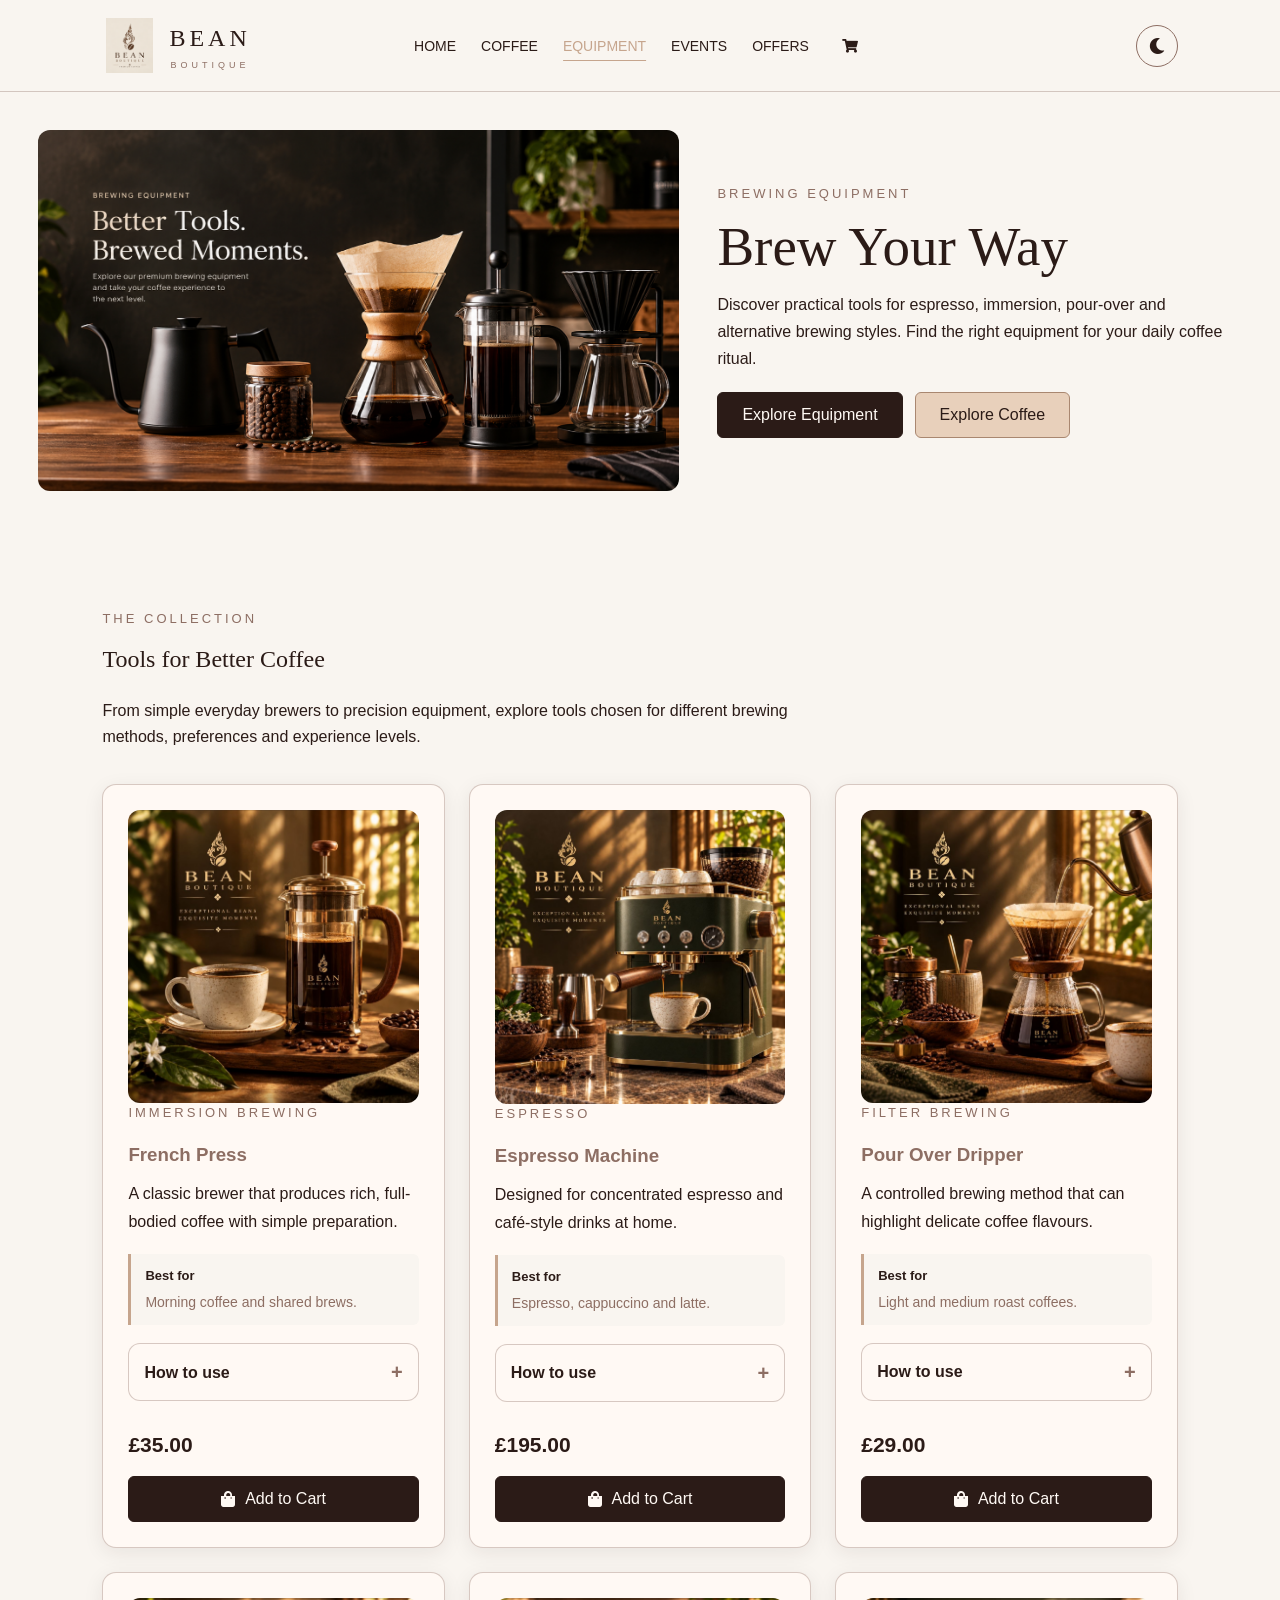
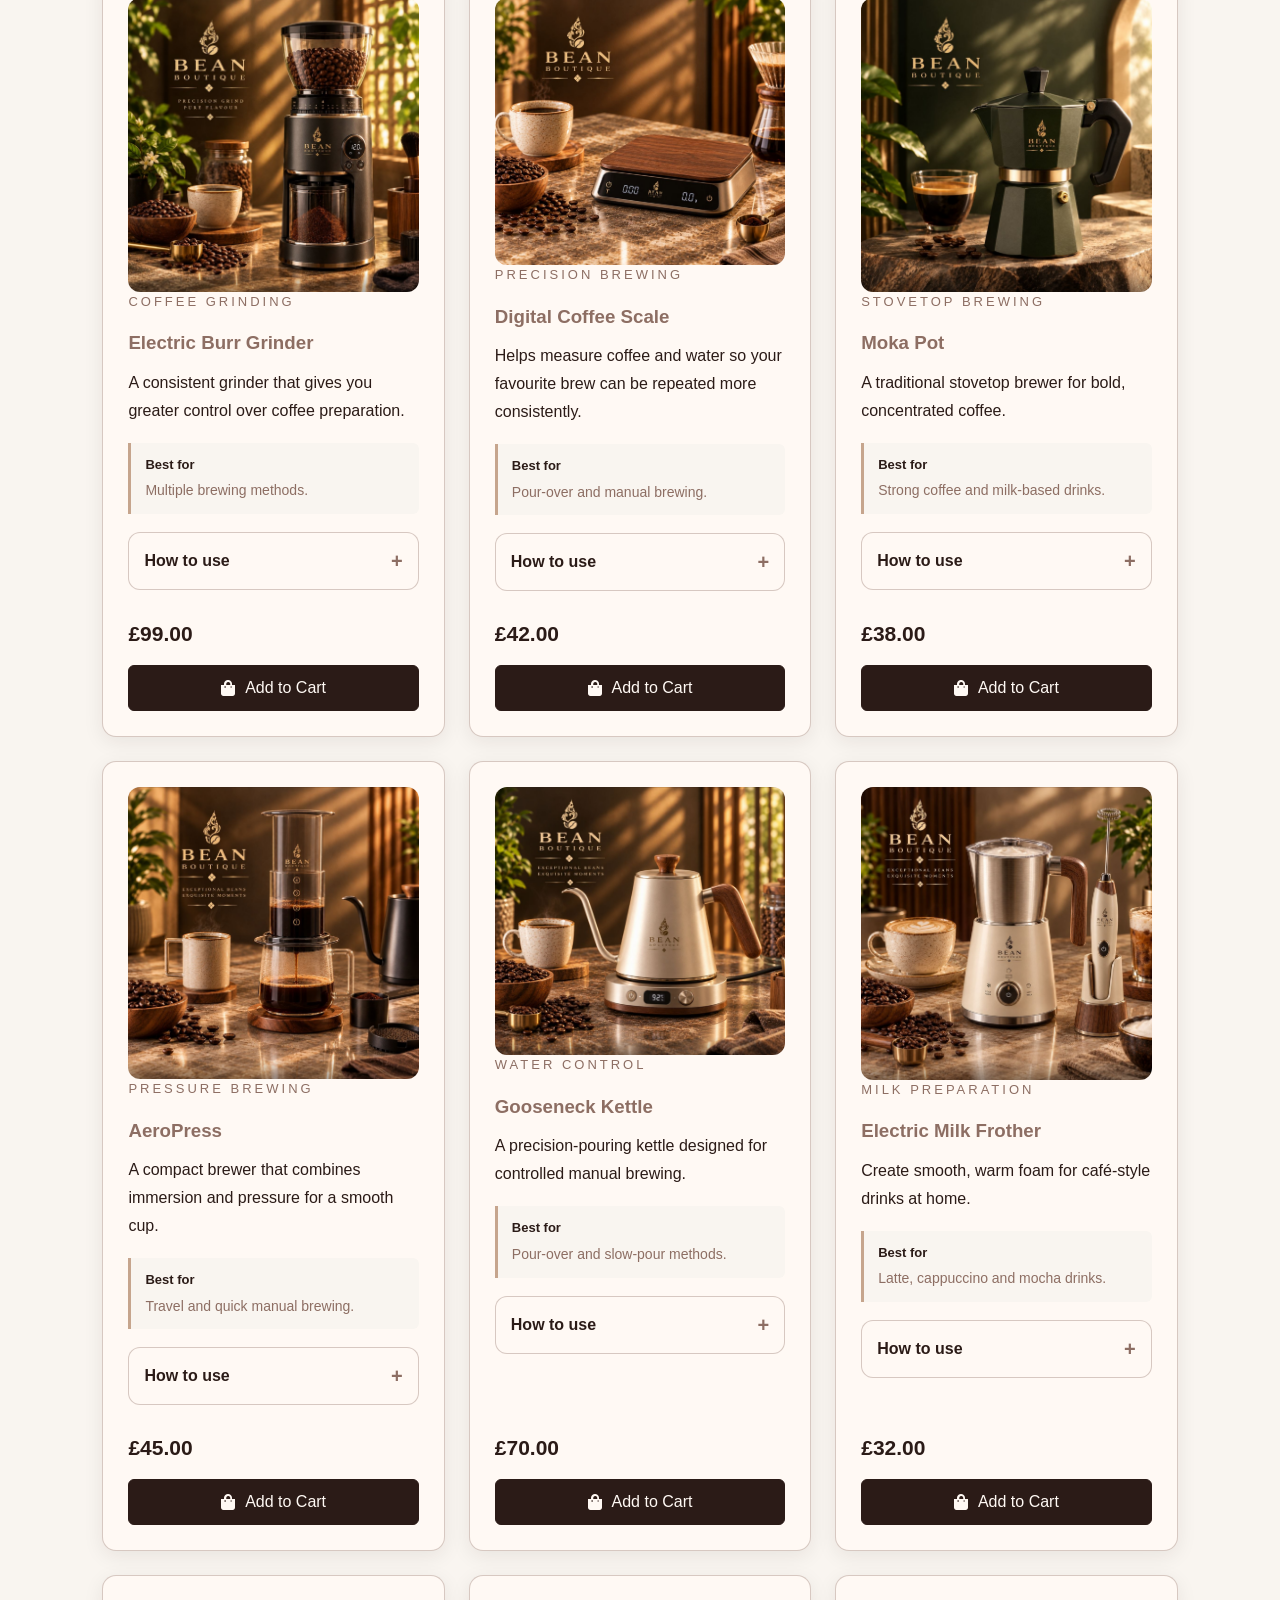
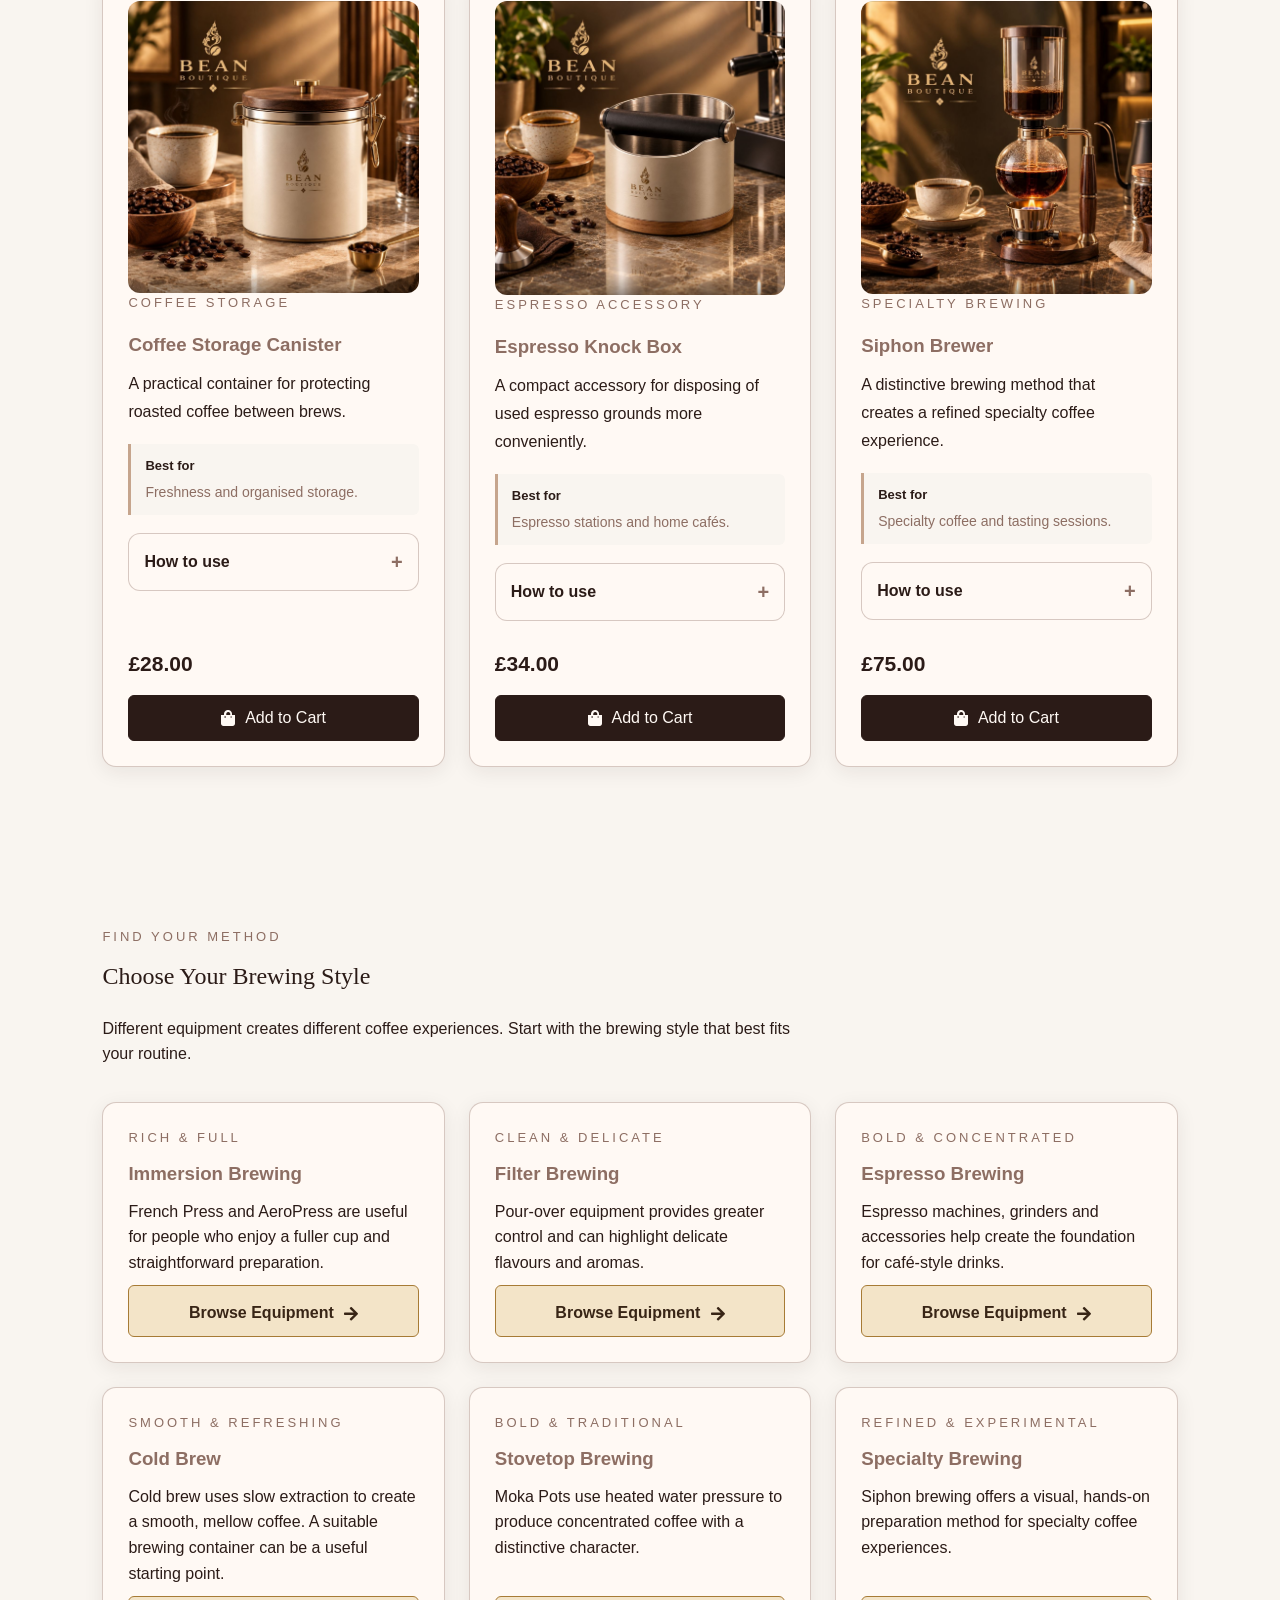
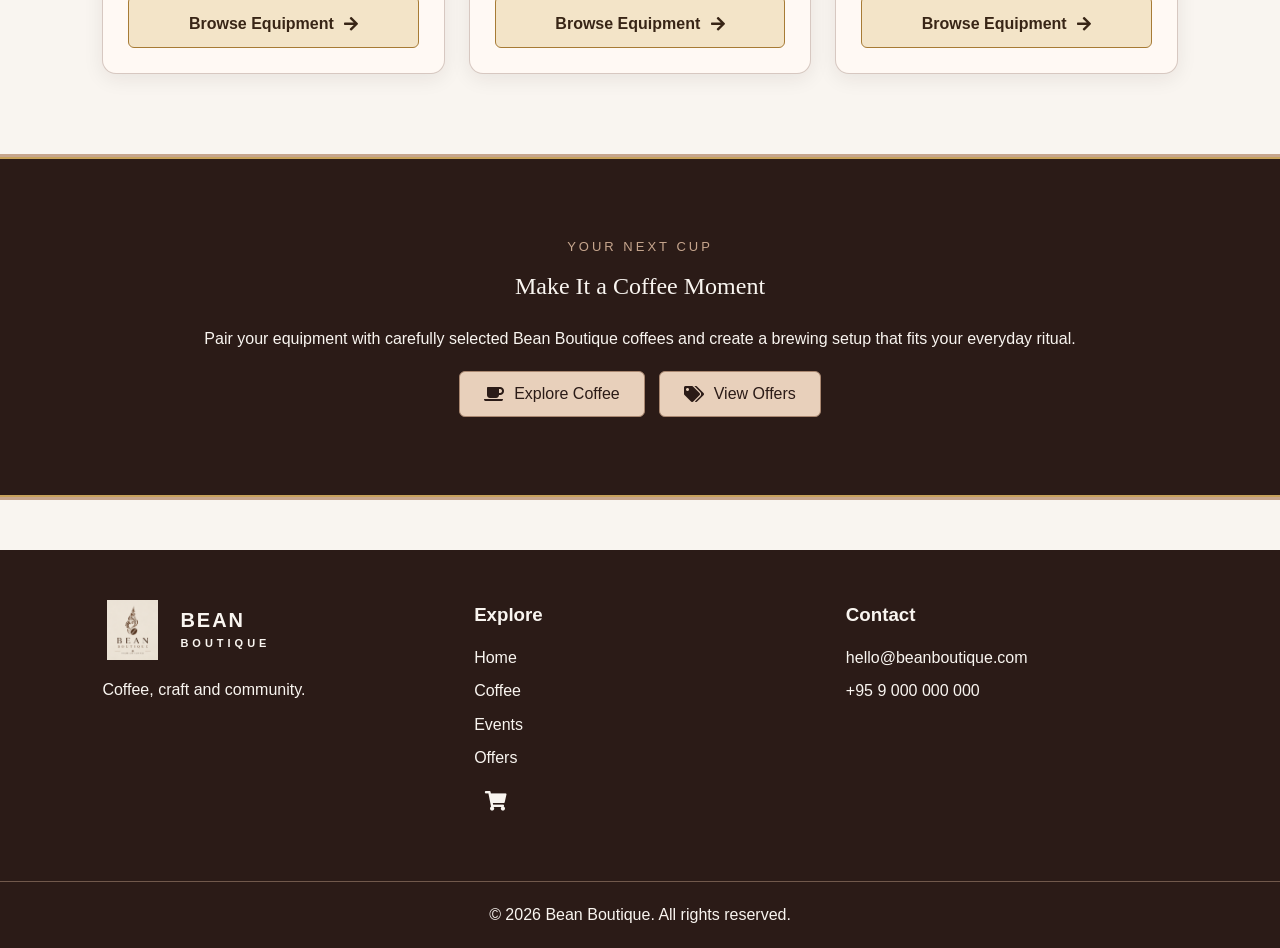
<file: HTML/equipment.html>
<!DOCTYPE html>
<html lang="en">

<head>
    <meta charset="UTF-8">
    <meta name="viewport" content="width=device-width, initial-scale=1.0">

    <title>Bean Boutique | Brewing Equipment</title>

    <link rel="icon" type="image/png" href="../IMAGES/BEAN_BOUTIQUE_logo.png">

    <!-- Font Awesome icons -->
    <link rel="stylesheet" href="https://cdnjs.cloudflare.com/ajax/libs/font-awesome/5.15.4/css/all.min.css">

    <!-- Shared stylesheet -->
    <link rel="stylesheet" href="../CSS/style.css">

    <!-- Shared JavaScript -->
    <script defer src="../JS/script.js"></script>
</head>

<body>

    <!-- Header -->
    <header>

        <div class="logo">
            <a href="index.html" class="logo-link" aria-label="Bean Boutique home">

                <img src="../IMAGES/BEAN_BOUTIQUE_logo.png"
                     alt="Bean Boutique coffee shop logo"
                     class="logo-image">

                <span class="logo-name">
                    <span class="logo-main">BEAN</span>
                    <span class="logo-sub">BOUTIQUE</span>
                </span>
            </a>
        </div>

        <nav id="mainNavigation" aria-label="Main navigation">
            <ul class="nav-list">

                <li><a href="index.html">Home</a></li>
                <li><a href="coffee.html">Coffee</a></li>
                <li>
                    <a href="equipment.html" class="active" aria-current="page">
                        Equipment
                    </a>
                </li>
                <li><a href="events.html">Events</a></li>
                <li><a href="offers.html">Offers</a></li>

                <li>
                    <a href="cart.html"
                       class="cart-link"
                       aria-label="Shopping cart"
                       title="Shopping cart">

                        <i class="fas fa-shopping-cart" aria-hidden="true"></i>

                        <span id="cartBadge" 
                        class="cart-badge hidden">0</span>
                    </a>
                </li>
            </ul>
        </nav>

        <div class="header-controls">

            <button type="button"
                    class="theme-button"
                    id="themeButton"
                    aria-label="Switch to dark mode"
                    aria-pressed="false">

                <i class="fas fa-moon" aria-hidden="true"></i>
            </button>

            <button type="button"
                    class="menu-button"
                    id="menuButton"
                    aria-label="Open navigation"
                    aria-expanded="false"
                    aria-controls="mainNavigation">

                <i class="fas fa-bars" aria-hidden="true"></i>
            </button>

        </div>
    </header>


    <main id="mainContent">

        <!-- Equipment hero -->
        <section class="page-hero equipment-hero">

            <img src="../IMAGES/EQUIPMENT_HERO.png"
                 alt="Coffee brewing tools arranged for different brewing methods"
                 class="equipment-hero-image">

            <div class="equipment-hero-content">

                <p class="small-title">BREWING EQUIPMENT</p>

                <h1>Brew Your Way</h1>

                <p>
                    Discover practical tools for espresso, immersion, pour-over
                    and alternative brewing styles. Find the right equipment
                    for your daily coffee ritual.
                </p>

                <div class="button-group">

                    <a href="#equipmentCatalogue" class="button">
                        Explore Equipment
                    </a>

                    <a href="coffee.html" class="button light-button">
                        Explore Coffee
                    </a>

                </div>
            </div>
        </section>


        <!-- Equipment catalogue -->
        <section class="section equipment-section" id="equipmentCatalogue">

            <p class="small-title">THE COLLECTION</p>

            <h2>Tools for Better Coffee</h2>

            <p class="section-intro equipment-intro">
                From simple everyday brewers to precision equipment,
                explore tools chosen for different brewing methods,
                preferences and experience levels.
            </p>

            <div class="card-container equipment-grid">

                <article class="card equipment-card">

                    <img src="../IMAGES/FRENCH_PRESS.png"
                         alt="Glass French press coffee maker with a plunger for immersion brewing"
                         loading="lazy">

                    <p class="small-title">IMMERSION BREWING</p>

                    <h3>French Press</h3>

                    <p>
                        A classic brewer that produces rich, full-bodied
                        coffee with simple preparation.
                    </p>

                    <div class="equipment-best-for">
                        <strong>Best for</strong>
                        <p>Morning coffee and shared brews.</p>
                    </div>

                    <details class="equipment-guide">
                        <summary>How to use</summary>

                        <p>
                            Add coarse-ground coffee and hot water.
                            Stir gently and steep for about four minutes.
                            Press the plunger down slowly and pour the coffee.
                        </p>
                    </details>

                    <p class="product-price">£35.00</p>

                    <button type="button"
                            class="button add-to-cart"
                            data-name="French Press"
                            data-price="35">

                        <i class="fas fa-shopping-bag" aria-hidden="true"></i>
                        Add to Cart
                    </button>

                </article>


                <article class="card equipment-card">

                    <img src="../IMAGES/ESPRESSO_MACHINE.png"
                         alt="Espresso machine for preparing concentrated espresso and café-style drinks at home"
                         loading="lazy">

                    <p class="small-title">ESPRESSO</p>

                    <h3>Espresso Machine</h3>

                    <p>
                        Designed for concentrated espresso and
                        café-style drinks at home.
                    </p>

                    <div class="equipment-best-for">
                        <strong>Best for</strong>
                        <p>Espresso, cappuccino and latte.</p>
                    </div>

                    <details class="equipment-guide">
                        <summary>How to use</summary>

                        <p>
                            Fill the water reservoir and allow the machine
                            to heat up. Add ground coffee to the portafilter
                            and tamp evenly. Brew according to the
                            manufacturer's instructions, then clean the
                            equipment after use.
                        </p>
                    </details>

                    <p class="product-price">£195.00</p>

                    <button type="button"
                            class="button add-to-cart"
                            data-name="Espresso Machine"
                            data-price="195">

                        <i class="fas fa-shopping-bag" aria-hidden="true"></i>
                        Add to Cart
                    </button>

                </article>


                <article class="card equipment-card">

                    <img src="../IMAGES/POUR_OVER.png"
                         alt="Pour-over coffee dripper used with a paper filter for manual filter brewing"
                         loading="lazy">

                    <p class="small-title">FILTER BREWING</p>

                    <h3>Pour Over Dripper</h3>

                    <p>
                        A controlled brewing method that can highlight
                        delicate coffee flavours.
                    </p>

                    <div class="equipment-best-for">
                        <strong>Best for</strong>
                        <p>Light and medium roast coffees.</p>
                    </div>

                    <details class="equipment-guide">
                        <summary>How to use</summary>

                        <p>
                            Place a paper filter in the dripper and rinse
                            it with hot water. Add medium-fine ground coffee.
                            Pour a little hot water over the grounds,
                            wait about 30 seconds, then continue pouring
                            in circular movements.
                        </p>
                    </details>

                    <p class="product-price">£29.00</p>

                    <button type="button"
                            class="button add-to-cart"
                            data-name="Pour Over Dripper"
                            data-price="29">

                        <i class="fas fa-shopping-bag" aria-hidden="true"></i>
                        Add to Cart
                    </button>

                </article>


                <article class="card equipment-card">

                    <img src="../IMAGES/ELECTRIC_BURR_GRINDER.png"
                         alt="Electric burr grinder for grinding coffee beans to a consistent size"
                         loading="lazy">

                    <p class="small-title">COFFEE GRINDING</p>

                    <h3>Electric Burr Grinder</h3>

                    <p>
                        A consistent grinder that gives you greater
                        control over coffee preparation.
                    </p>

                    <div class="equipment-best-for">
                        <strong>Best for</strong>
                        <p>Multiple brewing methods.</p>
                    </div>

                    <details class="equipment-guide">
                        <summary>How to use</summary>

                        <p>
                            Add coffee beans to the hopper. Select a grind
                            setting appropriate for your brewing method.
                            Grind the beans and follow the manufacturer's
                            instructions for cleaning.
                        </p>
                    </details>

                    <p class="product-price">£99.00</p>

                    <button type="button"
                            class="button add-to-cart"
                            data-name="Electric Burr Grinder"
                            data-price="99">

                        <i class="fas fa-shopping-bag" aria-hidden="true"></i>
                        Add to Cart
                    </button>

                </article>


                <article class="card equipment-card">

                    <img src="../IMAGES/DIGITAL_COFFEE_SCALE.png"
                         alt="Digital coffee scale for measuring coffee grounds and brewing water"
                         loading="lazy">

                    <p class="small-title">PRECISION BREWING</p>

                    <h3>Digital Coffee Scale</h3>

                    <p>
                        Helps measure coffee and water so your favourite
                        brew can be repeated more consistently.
                    </p>

                    <div class="equipment-best-for">
                        <strong>Best for</strong>
                        <p>Pour-over and manual brewing.</p>
                    </div>

                    <details class="equipment-guide">
                        <summary>How to use</summary>

                        <p>
                            Place the scale on a flat surface and switch it on.
                            Put your container on the scale and press tare
                            to reset the weight. Measure your coffee and
                            water before brewing.
                        </p>
                    </details>

                    <p class="product-price">£42.00</p>

                    <button type="button"
                            class="button add-to-cart"
                            data-name="Digital Coffee Scale"
                            data-price="42">

                        <i class="fas fa-shopping-bag" aria-hidden="true"></i>
                        Add to Cart
                    </button>

                </article>


                <article class="card equipment-card">

                    <img src="../IMAGES/MOKA_POT.png"
                         alt="Stovetop moka pot for preparing bold, concentrated coffee"
                         loading="lazy">

                    <p class="small-title">STOVETOP BREWING</p>

                    <h3>Moka Pot</h3>

                    <p>
                        A traditional stovetop brewer for bold,
                        concentrated coffee.
                    </p>

                    <div class="equipment-best-for">
                        <strong>Best for</strong>
                        <p>Strong coffee and milk-based drinks.</p>
                    </div>

                    <details class="equipment-guide">
                        <summary>How to use</summary>

                        <p>
                            Fill the lower chamber with water up to the
                            safety valve. Add ground coffee to the filter
                            basket without pressing it down. Assemble the
                            pot and heat it according to its instructions.
                        </p>
                    </details>

                    <p class="product-price">£38.00</p>

                    <button type="button"
                            class="button add-to-cart"
                            data-name="Moka Pot"
                            data-price="38">

                        <i class="fas fa-shopping-bag" aria-hidden="true"></i>
                        Add to Cart
                    </button>

                </article>


                <article class="card equipment-card">

                    <img src="../IMAGES/AEROPRESS.png"
                         alt="AeroPress manual coffee brewer for compact immersion and pressure brewing"
                         loading="lazy">

                    <p class="small-title">PRESSURE BREWING</p>

                    <h3>AeroPress</h3>

                    <p>
                        A compact brewer that combines immersion and
                        pressure for a smooth cup.
                    </p>

                    <div class="equipment-best-for">
                        <strong>Best for</strong>
                        <p>Travel and quick manual brewing.</p>
                    </div>

                    <details class="equipment-guide">
                        <summary>How to use</summary>

                        <p>
                            Place a filter in the cap and attach it to
                            the chamber. Add ground coffee and hot water,
                            then stir gently. Steep briefly and press
                            slowly over a sturdy cup.
                        </p>
                    </details>

                    <p class="product-price">£45.00</p>

                    <button type="button"
                            class="button add-to-cart"
                            data-name="AeroPress"
                            data-price="45">

                        <i class="fas fa-shopping-bag" aria-hidden="true"></i>
                        Add to Cart
                    </button>

                </article>


                <article class="card equipment-card">

                    <img src="../IMAGES/GOOSENECK_KETTLE.png"
                         alt="Gooseneck kettle with a narrow curved spout for controlled coffee pouring"
                         loading="lazy">

                    <p class="small-title">WATER CONTROL</p>

                    <h3>Gooseneck Kettle</h3>

                    <p>
                        A precision-pouring kettle designed for
                        controlled manual brewing.
                    </p>

                    <div class="equipment-best-for">
                        <strong>Best for</strong>
                        <p>Pour-over and slow-pour methods.</p>
                    </div>

                    <details class="equipment-guide">
                        <summary>How to use</summary>

                        <p>
                            Fill the kettle within its marked limits and
                            heat the water. Hold the handle securely and
                            pour slowly over the coffee grounds. Take care
                            when handling hot water.
                        </p>
                    </details>

                    <p class="product-price">£70.00</p>

                    <button type="button"
                            class="button add-to-cart"
                            data-name="Gooseneck Kettle"
                            data-price="70">

                        <i class="fas fa-shopping-bag" aria-hidden="true"></i>
                        Add to Cart
                    </button>

                </article>


                <article class="card equipment-card">

                    <img src="../IMAGES/ELECTRIC_MILK_FROTHER.png"
                         alt="Electric milk frother for preparing warm milk foam for coffee drinks"
                         loading="lazy">

                    <p class="small-title">MILK PREPARATION</p>

                    <h3>Electric Milk Frother</h3>

                    <p>
                        Create smooth, warm foam for café-style
                        drinks at home.
                    </p>

                    <div class="equipment-best-for">
                        <strong>Best for</strong>
                        <p>Latte, cappuccino and mocha drinks.</p>
                    </div>

                    <details class="equipment-guide">
                        <summary>How to use</summary>

                        <p>
                            Add milk up to the indicated fill line,
                            close the lid and select the appropriate
                            setting. Wait for the cycle to finish before
                            pouring. Keep the electrical base dry.
                        </p>
                    </details>

                    <p class="product-price">£32.00</p>

                    <button type="button"
                            class="button add-to-cart"
                            data-name="Electric Milk Frother"
                            data-price="32">

                        <i class="fas fa-shopping-bag" aria-hidden="true"></i>
                        Add to Cart
                    </button>

                </article>


                <article class="card equipment-card">

                    <img src="../IMAGES/COFFEE_STORAGE_CANISTER.png"
                         alt="Coffee storage canister with a lid for keeping roasted coffee beans protected"
                         loading="lazy">

                    <p class="small-title">COFFEE STORAGE</p>

                    <h3>Coffee Storage Canister</h3>

                    <p>
                        A practical container for protecting roasted
                        coffee between brews.
                    </p>

                    <div class="equipment-best-for">
                        <strong>Best for</strong>
                        <p>Freshness and organised storage.</p>
                    </div>

                    <details class="equipment-guide">
                        <summary>How to use</summary>

                        <p>
                            Place your coffee in a clean, dry canister
                            and close the lid tightly. Store it in a
                            cool, dry and dark place away from sunlight
                            and moisture.
                        </p>
                    </details>

                    <p class="product-price">£28.00</p>

                    <button type="button"
                            class="button add-to-cart"
                            data-name="Coffee Storage Canister"
                            data-price="28">

                        <i class="fas fa-shopping-bag" aria-hidden="true"></i>
                        Add to Cart
                    </button>

                </article>


                <article class="card equipment-card">

                    <img src="../IMAGES/ESPRESSO_KNOCK_BOX.png"
                         alt="Espresso knock box for tapping used coffee grounds from a portafilter"
                         loading="lazy">

                    <p class="small-title">ESPRESSO ACCESSORY</p>

                    <h3>Espresso Knock Box</h3>

                    <p>
                        A compact accessory for disposing of used
                        espresso grounds more conveniently.
                    </p>

                    <div class="equipment-best-for">
                        <strong>Best for</strong>
                        <p>Espresso stations and home cafés.</p>
                    </div>

                    <details class="equipment-guide">
                        <summary>How to use</summary>

                        <p>
                            Place the knock box on a stable surface.
                            Tap the portafilter gently against the knock
                            bar to release the used coffee puck.
                            Empty and clean the box regularly.
                        </p>
                    </details>

                    <p class="product-price">£34.00</p>

                    <button type="button"
                            class="button add-to-cart"
                            data-name="Espresso Knock Box"
                            data-price="34">

                        <i class="fas fa-shopping-bag" aria-hidden="true"></i>
                        Add to Cart
                    </button>

                </article>


                <article class="card equipment-card">

                    <img src="../IMAGES/SIPHON_BREWER.png"
                         alt="Glass siphon coffee brewer for specialty manual coffee preparation"
                         loading="lazy">

                    <p class="small-title">SPECIALTY BREWING</p>

                    <h3>Siphon Brewer</h3>

                    <p>
                        A distinctive brewing method that creates a
                        refined specialty coffee experience.
                    </p>

                    <div class="equipment-best-for">
                        <strong>Best for</strong>
                        <p>Specialty coffee and tasting sessions.</p>
                    </div>

                    <details class="equipment-guide">
                        <summary>How to use</summary>

                        <p>
                            Assemble the brewer according to its
                            instructions. Heat the water until it rises
                            into the upper chamber, add coffee and stir.
                            Remove the heat when brewing is complete and
                            allow the coffee to drain. Handle hot glass carefully.
                        </p>
                    </details>

                    <p class="product-price">£75.00</p>

                    <button type="button"
                            class="button add-to-cart"
                            data-name="Siphon Brewer"
                            data-price="75">

                        <i class="fas fa-shopping-bag" aria-hidden="true"></i>
                        Add to Cart
                    </button>

                </article>

            </div>
        </section>


        <!-- Brewing guides -->
        <section class="section brewing-guide-section">

            <p class="small-title">FIND YOUR METHOD</p>

            <h2>Choose Your Brewing Style</h2>

            <p class="section-intro">
                Different equipment creates different coffee experiences.
                Start with the brewing style that best fits your routine.
            </p>

            <div class="card-container brewing-guide-grid">

                <article class="card">

                    <p class="small-title">RICH &amp; FULL</p>

                    <h3>Immersion Brewing</h3>

                    <p>
                        French Press and AeroPress are useful for
                        people who enjoy a fuller cup and
                        straightforward preparation.
                    </p>

                    <a href="#equipmentCatalogue"
                       class="text-link equipment-browse-link">

                        Browse Equipment
                        <i class="fas fa-arrow-right" aria-hidden="true"></i>
                    </a>

                </article>


                <article class="card">

                    <p class="small-title">CLEAN &amp; DELICATE</p>

                    <h3>Filter Brewing</h3>

                    <p>
                        Pour-over equipment provides greater control
                        and can highlight delicate flavours and aromas.
                    </p>

                    <a href="#equipmentCatalogue"
                       class="text-link equipment-browse-link">

                        Browse Equipment
                        <i class="fas fa-arrow-right" aria-hidden="true"></i>
                    </a>

                </article>


                <article class="card">

                    <p class="small-title">BOLD &amp; CONCENTRATED</p>

                    <h3>Espresso Brewing</h3>

                    <p>
                        Espresso machines, grinders and accessories
                        help create the foundation for café-style drinks.
                    </p>

                    <a href="#equipmentCatalogue"
                       class="text-link equipment-browse-link">

                        Browse Equipment
                        <i class="fas fa-arrow-right" aria-hidden="true"></i>
                    </a>

                </article>


                <article class="card">

                    <p class="small-title">SMOOTH &amp; REFRESHING</p>

                    <h3>Cold Brew</h3>

                    <p>
                        Cold brew uses slow extraction to create
                        a smooth, mellow coffee. A suitable brewing
                        container can be a useful starting point.
                    </p>

                    <a href="#equipmentCatalogue"
                       class="text-link equipment-browse-link">

                        Browse Equipment
                        <i class="fas fa-arrow-right" aria-hidden="true"></i>
                    </a>

                </article>


                <article class="card">

                    <p class="small-title">BOLD &amp; TRADITIONAL</p>

                    <h3>Stovetop Brewing</h3>

                    <p>
                        Moka Pots use heated water pressure
                        to produce concentrated coffee with
                        a distinctive character.
                    </p>

                    <a href="#equipmentCatalogue"
                       class="text-link equipment-browse-link">

                        Browse Equipment
                        <i class="fas fa-arrow-right" aria-hidden="true"></i>
                    </a>

                </article>


                <article class="card">

                    <p class="small-title">REFINED &amp; EXPERIMENTAL</p>

                    <h3>Specialty Brewing</h3>

                    <p>
                        Siphon brewing offers a visual, hands-on
                        preparation method for specialty coffee experiences.
                    </p>

                    <a href="#equipmentCatalogue"
                       class="text-link equipment-browse-link">

                        Browse Equipment
                        <i class="fas fa-arrow-right" aria-hidden="true"></i>
                    </a>

                </article>

            </div>
        </section>


        <!-- Explore more -->
        <section class="section dark-section equipment-final-cta">

            <p class="small-title">YOUR NEXT CUP</p>

            <h2>Make It a Coffee Moment</h2>

            <p>
                Pair your equipment with carefully selected
                Bean Boutique coffees and create a brewing
                setup that fits your everyday ritual.
            </p>

            <div class="button-group">

                <a href="coffee.html" class="button light-button">
                    <i class="fas fa-coffee" aria-hidden="true"></i>
                    Explore Coffee
                </a>

                <a href="offers.html" class="button light-button">
                    <i class="fas fa-tags" aria-hidden="true"></i>
                    View Offers
                </a>

            </div>

        </section>

    </main>


    <!-- Footer -->
    <footer>

        <div class="footer-container">

            <div class="footer-brand">

                <a href="index.html"
                   class="footer-brand-link"
                   aria-label="Bean Boutique home">

                    <img src="../IMAGES/BEAN_BOUTIQUE_logo.png"
                         alt="Bean Boutique coffee shop logo"
                         class="footer-brand-image"
                         loading="lazy">

                    <span class="footer-brand-name">
                        <span class="footer-brand-main">BEAN</span>
                        <span class="footer-brand-sub">BOUTIQUE</span>
                    </span>
                </a>

                <p>Coffee, craft and community.</p>

            </div>


            <div>

                <h3>Explore</h3>

                <a href="index.html">Home</a>

                <a href="coffee.html">Coffee</a>

                <a href="events.html">Events</a>

                <a href="offers.html">Offers</a>

                <a href="cart.html"
                   class="footer-cart-link"
                   aria-label="Shopping cart"
                   title="Shopping cart">

                    <i class="fas fa-shopping-cart" aria-hidden="true"></i>
                </a>

            </div>


            <div>

                <h3>Contact</h3>

                <p>hello@beanboutique.com</p>

                <p>+95 9 000 000 000</p>

            </div>

        </div>

        <div class="footer-bottom">

            <p>&copy; 2026 Bean Boutique. All rights reserved.</p>

        </div>

    </footer>

</body>
</html>
</file>
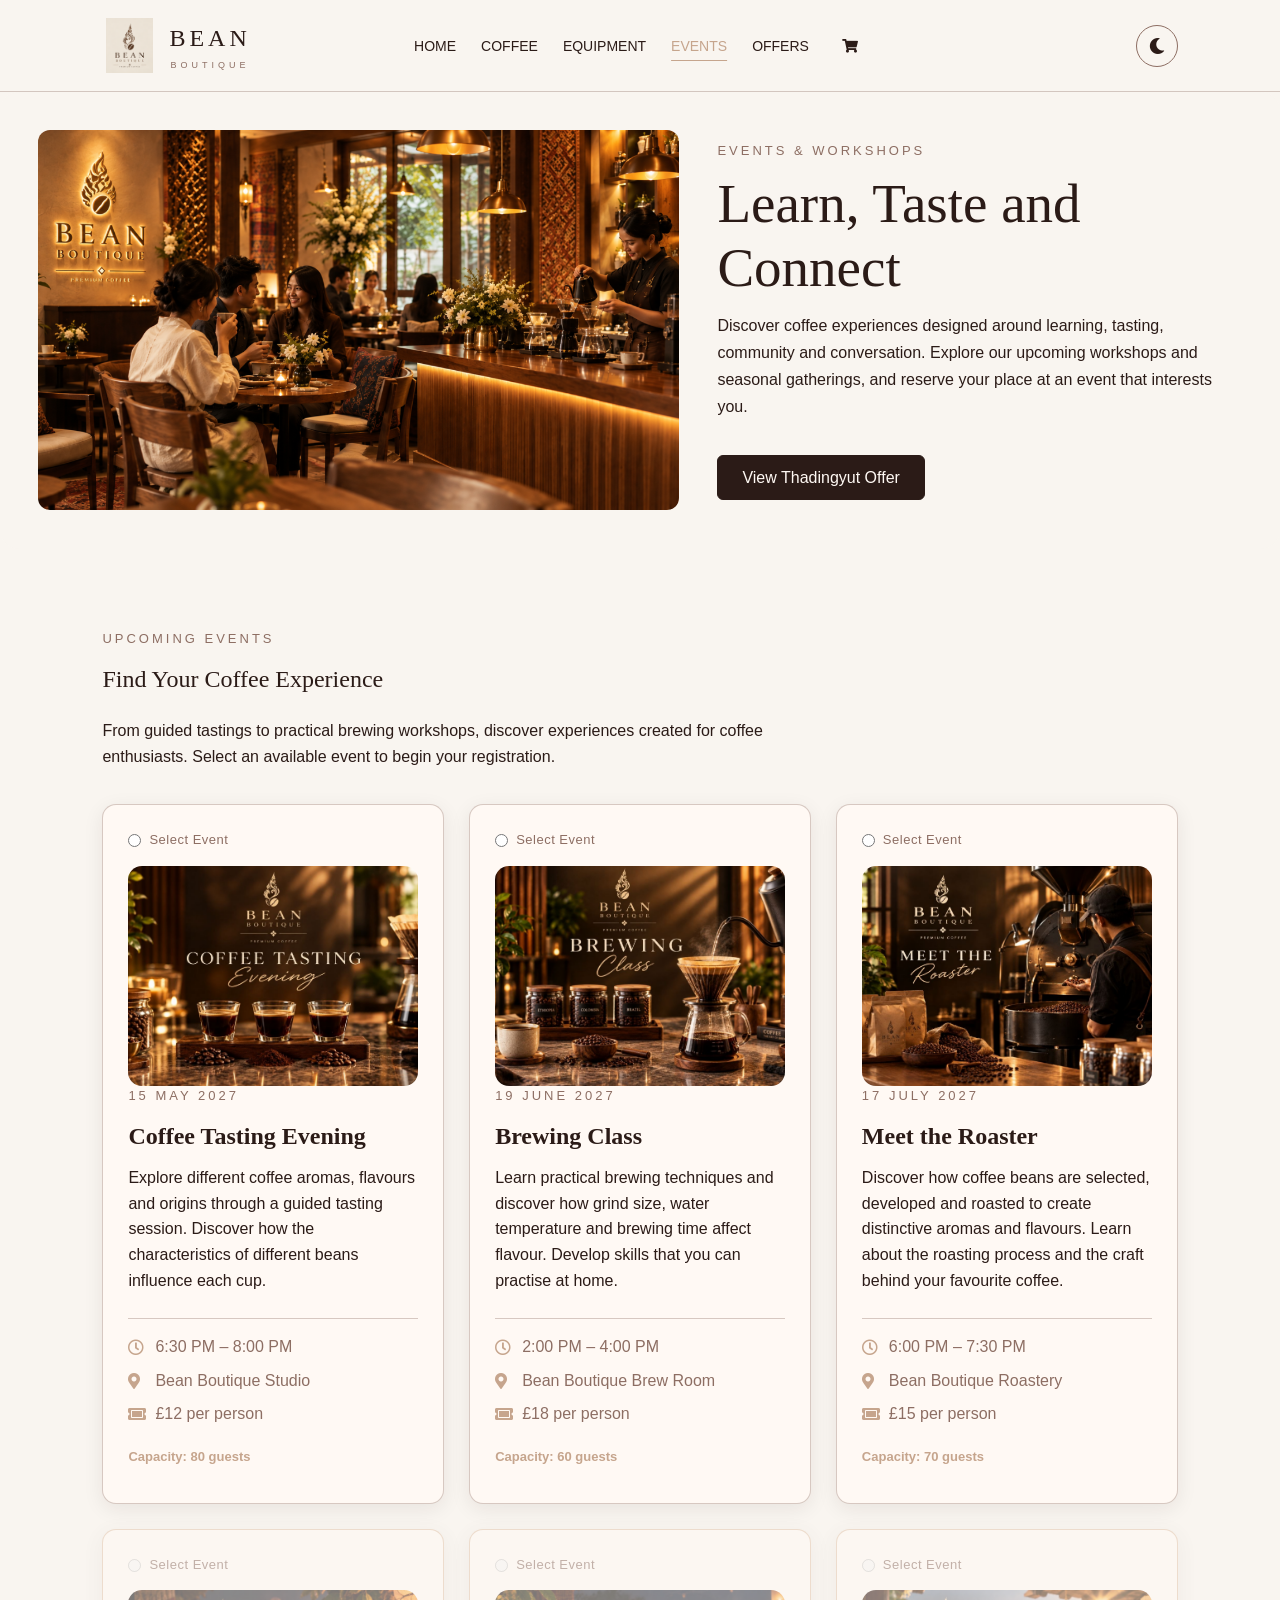
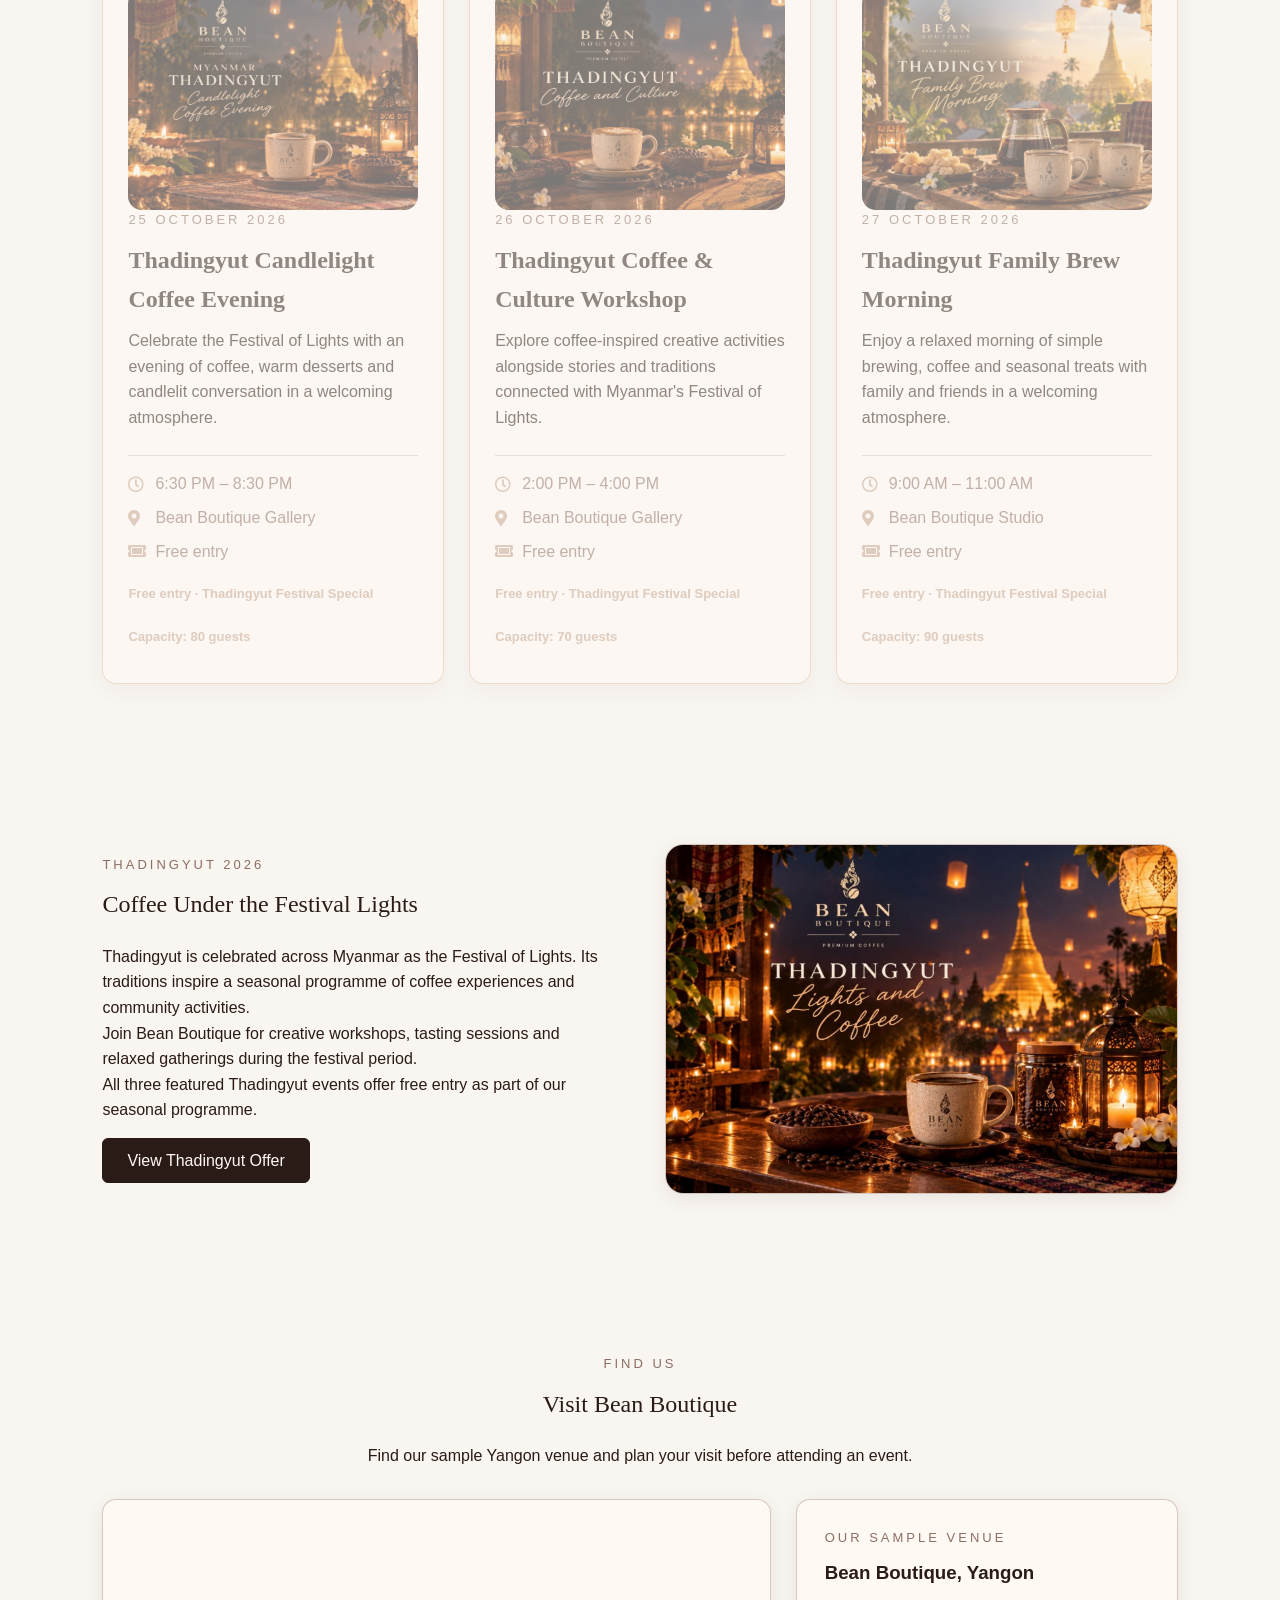
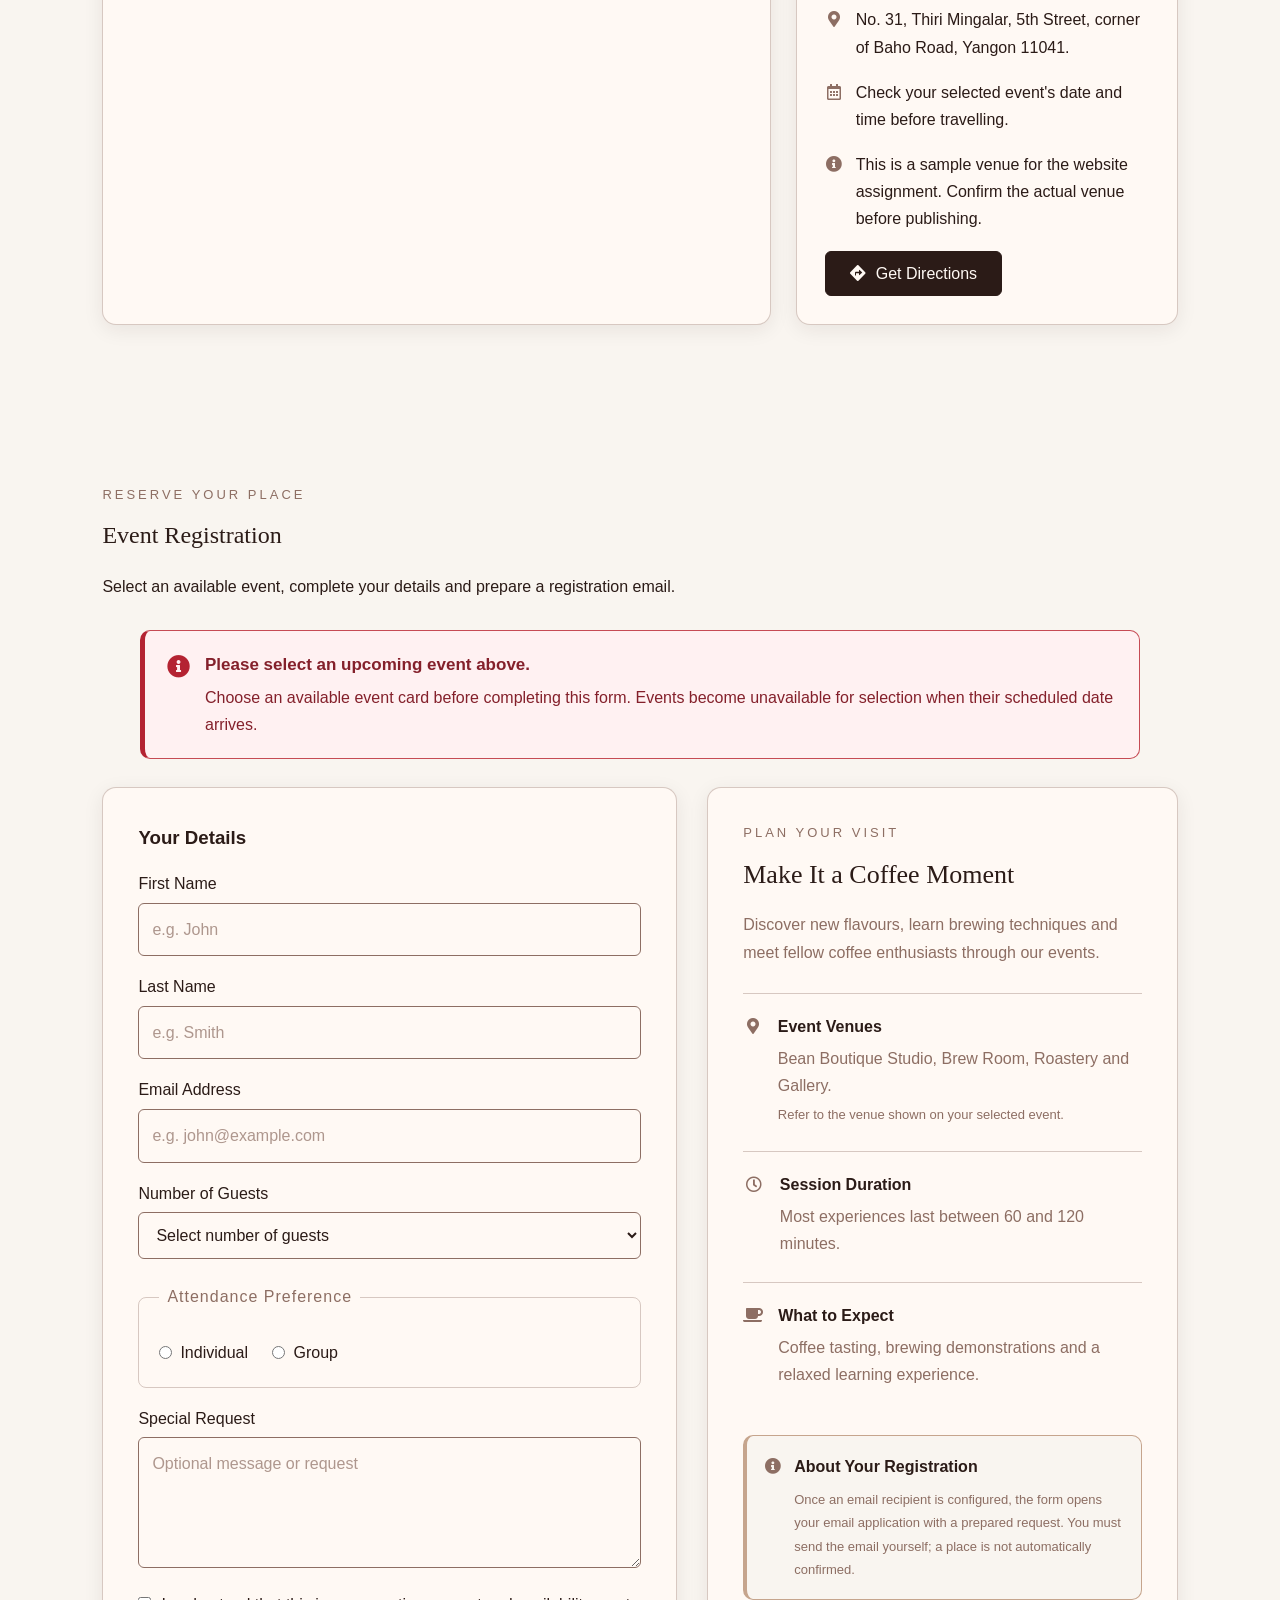
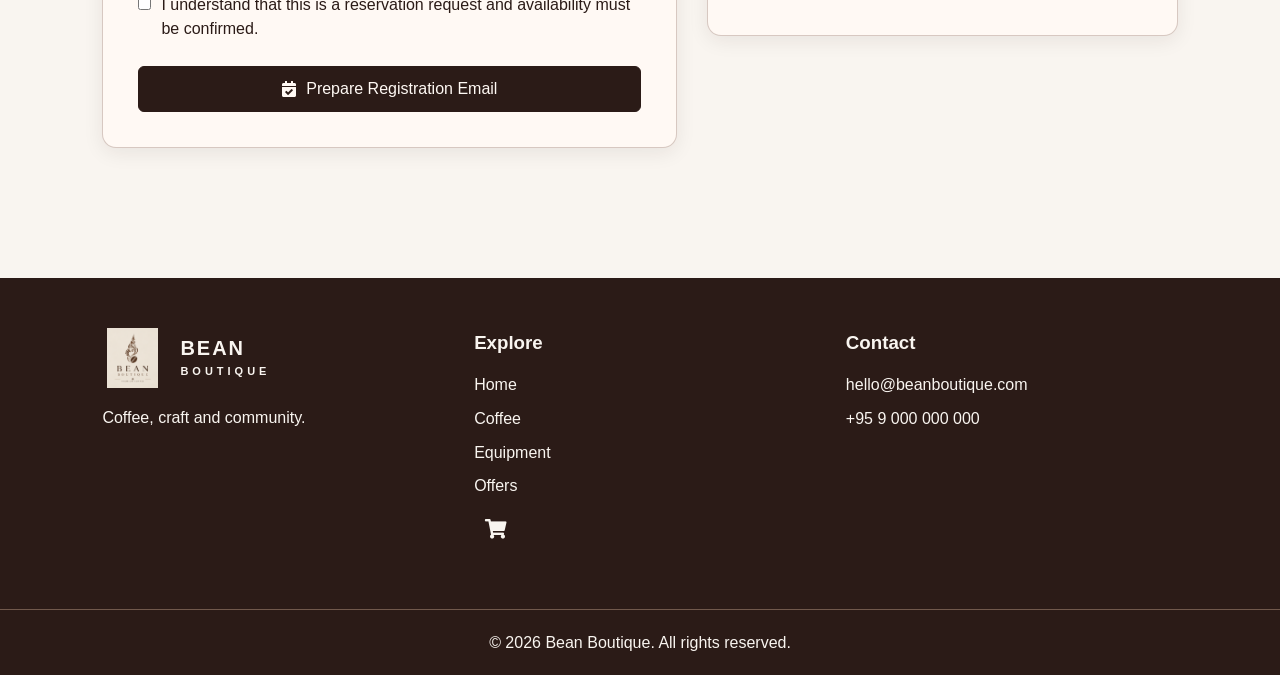
<file: HTML/events.html>
<!DOCTYPE html>
<html lang="en">

<head>
    <meta charset="UTF-8">
    <meta name="viewport" content="width=device-width, initial-scale=1.0">

    <title>Bean Boutique | Events &amp; Workshops</title>

    <link rel="icon" type="image/png" href="../IMAGES/BEAN_BOUTIQUE_logo.png">

    <!-- Font Awesome icons -->
    <link rel="stylesheet" href="https://cdnjs.cloudflare.com/ajax/libs/font-awesome/5.15.4/css/all.min.css">

    <!-- Shared stylesheet -->
    <link rel="stylesheet" href="../CSS/style.css">

    <!-- Shared JavaScript -->
    <script defer src="../JS/script.js"></script>
</head>

<body>

    <!-- Header -->
    <header>

        <div class="logo">
            <a href="index.html" class="logo-link" aria-label="Bean Boutique home">
                <img src="../IMAGES/BEAN_BOUTIQUE_logo.png"
                     alt="Bean Boutique brand logo featuring a coffee-inspired emblem"
                     class="logo-image">

                <span class="logo-name">
                    <span class="logo-main">BEAN</span>
                    <span class="logo-sub">BOUTIQUE</span>
                </span>
            </a>
        </div>

        <nav id="mainNavigation" aria-label="Main navigation">
            <ul class="nav-list">
                <li><a href="index.html">Home</a></li>
                <li><a href="coffee.html">Coffee</a></li>
                <li><a href="equipment.html">Equipment</a></li>
                <li><a href="events.html" class="active" aria-current="page">Events</a></li>
                <li><a href="offers.html">Offers</a></li>

                <li>
                    <a href="cart.html" class="cart-link"
                       aria-label="Shopping cart" title="Shopping cart">
                        <i class="fas fa-shopping-cart" aria-hidden="true"></i>
                        <span id="cartBadge" 
                        class="cart-badge hidden">0</span>
                    </a>
                </li>
            </ul>
        </nav>

        <div class="header-controls">
            <button type="button" class="theme-button" id="themeButton"
                    aria-label="Switch to dark mode" aria-pressed="false">
                <i class="fas fa-moon" aria-hidden="true"></i>
            </button>

            <button type="button" class="menu-button" id="menuButton"
                    aria-label="Open navigation" aria-expanded="false"
                    aria-controls="mainNavigation">
                <i class="fas fa-bars" aria-hidden="true"></i>
            </button>
        </div>

    </header>


    <!-- Main content -->
    <main id="mainContent">

        <!-- Events hero -->
        <section class="page-hero events-page-hero">

            <img src="../IMAGES/EVENTS_HERO.png"
                 alt="Coffee workshop setting with brewing equipment prepared for a tasting and learning session"
                 class="events-hero-image">

            <div class="events-hero-content">
                <p class="small-title">EVENTS &amp; WORKSHOPS</p>
                <h1>Learn, Taste and Connect</h1>

                <p>
                    Discover coffee experiences designed around learning,
                    tasting, community and conversation. Explore our upcoming
                    workshops and seasonal gatherings, and reserve your place
                    at an event that interests you.
                </p>

                <a href="offers.html" class="button">View Thadingyut Offer</a>
            </div>

        </section>


        <!-- Event cards -->
        <section class="section" id="upcomingEvents">

            <p class="small-title">UPCOMING EVENTS</p>
            <h2>Find Your Coffee Experience</h2>

            <p class="section-intro">
                From guided tastings to practical brewing workshops,
                discover experiences created for coffee enthusiasts.
                Select an available event to begin your registration.
            </p>

            <div class="card-container event-container">

                <article class="card event-card">

                    <label class="event-selection" for="coffee-tasting">
                        <input type="radio"
                               id="coffee-tasting"
                               name="selectedEvent"
                               value="Coffee Tasting Evening"
                               data-event-date="2027-05-15"
                               form="eventRegistration"
                               aria-label="Select Coffee Tasting Evening on 15 May 2027">
                        <span class="event-selection-text">Select Event</span>
                    </label>

                    <img src="../IMAGES/COFFEE_TASTING_Evening.png"
                         alt="Coffee tasting session with prepared samples for comparing coffee aromas and flavours"
                         class="event-card-image" loading="lazy">

                    <p class="small-title">15 MAY 2027</p>
                    <h3>Coffee Tasting Evening</h3>

                    <p>
                        Explore different coffee aromas, flavours and origins
                        through a guided tasting session. Discover how the
                        characteristics of different beans influence each cup.
                    </p>

                    <div class="event-information">
                        <p><i class="far fa-clock" aria-hidden="true"></i> 6:30 PM – 8:00 PM</p>
                        <p><i class="fas fa-map-marker-alt" aria-hidden="true"></i> Bean Boutique Studio</p>
                        <p><i class="fas fa-ticket-alt" aria-hidden="true"></i> £12 per person</p>
                    </div>

                    <p class="event-availability">Capacity: 80 guests</p>
                </article>


                <article class="card event-card">

                    <label class="event-selection" for="brewing-class">
                        <input type="radio"
                               id="brewing-class"
                               name="selectedEvent"
                               value="Brewing Class"
                               data-event-date="2027-06-19"
                               form="eventRegistration"
                               aria-label="Select Brewing Class on 19 June 2027">
                        <span class="event-selection-text">Select Event</span>
                    </label>

                    <img src="../IMAGES/BREWING_CLASS.png"
                         alt="Coffee brewing equipment arranged for a practical demonstration of grind size, water and brewing techniques"
                         class="event-card-image" loading="lazy">

                    <p class="small-title">19 JUNE 2027</p>
                    <h3>Brewing Class</h3>

                    <p>
                        Learn practical brewing techniques and discover how
                        grind size, water temperature and brewing time affect
                        flavour. Develop skills that you can practise at home.
                    </p>

                    <div class="event-information">
                        <p><i class="far fa-clock" aria-hidden="true"></i> 2:00 PM – 4:00 PM</p>
                        <p><i class="fas fa-map-marker-alt" aria-hidden="true"></i> Bean Boutique Brew Room</p>
                        <p><i class="fas fa-ticket-alt" aria-hidden="true"></i> £18 per person</p>
                    </div>

                    <p class="event-availability">Capacity: 60 guests</p>
                </article>


                <article class="card event-card">

                    <label class="event-selection" for="meet-roaster">
                        <input type="radio"
                               id="meet-roaster"
                               name="selectedEvent"
                               value="Meet the Roaster"
                               data-event-date="2027-07-17"
                               form="eventRegistration"
                               aria-label="Select Meet the Roaster on 17 July 2027">
                        <span class="event-selection-text">Select Event</span>
                    </label>

                    <img src="../IMAGES/MEET_THE_ROASTER.png"
                         alt="Coffee roasting equipment and freshly roasted beans illustrating the coffee roasting process"
                         class="event-card-image" loading="lazy">

                    <p class="small-title">17 JULY 2027</p>
                    <h3>Meet the Roaster</h3>

                    <p>
                        Discover how coffee beans are selected, developed and
                        roasted to create distinctive aromas and flavours.
                        Learn about the roasting process and the craft behind
                        your favourite coffee.
                    </p>

                    <div class="event-information">
                        <p><i class="far fa-clock" aria-hidden="true"></i> 6:00 PM – 7:30 PM</p>
                        <p><i class="fas fa-map-marker-alt" aria-hidden="true"></i> Bean Boutique Roastery</p>
                        <p><i class="fas fa-ticket-alt" aria-hidden="true"></i> £15 per person</p>
                    </div>

                    <p class="event-availability">Capacity: 70 guests</p>
                </article>


                <article class="card event-card festival-event">

                    <label class="event-selection" for="thadingyut-light">
                        <input type="radio"
                               id="thadingyut-light"
                               name="selectedEvent"
                               value="Thadingyut Candlelight Coffee Evening"
                               data-event-date="2026-10-25"
                               form="eventRegistration"
                               aria-label="Select the free Thadingyut Candlelight Coffee Evening on 25 October 2026">
                        <span class="event-selection-text">Select Event</span>
                    </label>

                    <img src="../IMAGES/THADINGYUT_CANDLELIGHT_COFFEE.png"
                         alt="Coffee and warm candlelight arranged for a peaceful Thadingyut Festival of Lights gathering"
                         class="event-card-image" loading="lazy">

                    <p class="small-title">25 OCTOBER 2026</p>
                    <h3>Thadingyut Candlelight Coffee Evening</h3>

                    <p>
                        Celebrate the Festival of Lights with an evening of
                        coffee, warm desserts and candlelit conversation in
                        a welcoming atmosphere.
                    </p>

                    <div class="event-information">
                        <p><i class="far fa-clock" aria-hidden="true"></i> 6:30 PM – 8:30 PM</p>
                        <p><i class="fas fa-map-marker-alt" aria-hidden="true"></i> Bean Boutique Gallery</p>
                        <p><i class="fas fa-ticket-alt" aria-hidden="true"></i> Free entry</p>
                    </div>

                    <p class="event-availability festival-label">Free entry · Thadingyut Festival Special</p>
                    <p class="event-availability">Capacity: 80 guests</p>
                </article>


                <article class="card event-card festival-event">

                    <label class="event-selection" for="thadingyut-culture">
                        <input type="radio"
                               id="thadingyut-culture"
                               name="selectedEvent"
                               value="Thadingyut Coffee and Culture Workshop"
                               data-event-date="2026-10-26"
                               form="eventRegistration"
                               aria-label="Select the free Thadingyut Coffee and Culture Workshop on 26 October 2026">
                        <span class="event-selection-text">Select Event</span>
                    </label>

                    <img src="../IMAGES/THADINGYUT_COFFEE_AND_CULTURE.png"
                         alt="Coffee and creative workshop materials prepared for an activity inspired by Myanmar's Thadingyut Festival"
                         class="event-card-image" loading="lazy">

                    <p class="small-title">26 OCTOBER 2026</p>
                    <h3>Thadingyut Coffee &amp; Culture Workshop</h3>

                    <p>
                        Explore coffee-inspired creative activities alongside
                        stories and traditions connected with Myanmar's
                        Festival of Lights.
                    </p>

                    <div class="event-information">
                        <p><i class="far fa-clock" aria-hidden="true"></i> 2:00 PM – 4:00 PM</p>
                        <p><i class="fas fa-map-marker-alt" aria-hidden="true"></i> Bean Boutique Gallery</p>
                        <p><i class="fas fa-ticket-alt" aria-hidden="true"></i> Free entry</p>
                    </div>

                    <p class="event-availability festival-label">Free entry · Thadingyut Festival Special</p>
                    <p class="event-availability">Capacity: 70 guests</p>
                </article>


                <article class="card event-card festival-event">

                    <label class="event-selection" for="thadingyut-family">
                        <input type="radio"
                               id="thadingyut-family"
                               name="selectedEvent"
                               value="Thadingyut Family Brew Morning"
                               data-event-date="2026-10-27"
                               form="eventRegistration"
                               aria-label="Select the free Thadingyut Family Brew Morning on 27 October 2026">
                        <span class="event-selection-text">Select Event</span>
                    </label>

                    <img src="../IMAGES/THADINGYUT_FAMILY_BREW_MORNING.png"
                         alt="Coffee brewing supplies and refreshments prepared for a relaxed family-friendly Thadingyut gathering"
                         class="event-card-image" loading="lazy">

                    <p class="small-title">27 OCTOBER 2026</p>
                    <h3>Thadingyut Family Brew Morning</h3>

                    <p>
                        Enjoy a relaxed morning of simple brewing, coffee and
                        seasonal treats with family and friends in a welcoming
                        atmosphere.
                    </p>

                    <div class="event-information">
                        <p><i class="far fa-clock" aria-hidden="true"></i> 9:00 AM – 11:00 AM</p>
                        <p><i class="fas fa-map-marker-alt" aria-hidden="true"></i> Bean Boutique Studio</p>
                        <p><i class="fas fa-ticket-alt" aria-hidden="true"></i> Free entry</p>
                    </div>

                    <p class="event-availability festival-label">Free entry · Thadingyut Festival Special</p>
                    <p class="event-availability">Capacity: 90 guests</p>
                </article>

            </div>
        </section>


        <!-- Thadingyut events -->
        <section class="section thadingyut-event-section">

            <div class="two-column">

                <div>
                    <p class="small-title">THADINGYUT 2026</p>
                    <h2>Coffee Under the Festival Lights</h2>

                    <p>
                        Thadingyut is celebrated across Myanmar as the
                        Festival of Lights. Its traditions inspire a seasonal
                        programme of coffee experiences and community activities.
                    </p>

                    <p>
                        Join Bean Boutique for creative workshops, tasting
                        sessions and relaxed gatherings during the festival period.
                    </p>

                    <p>
                        All three featured Thadingyut events offer free entry
                        as part of our seasonal programme.
                    </p>

                    <a href="offers.html" class="button">View Thadingyut Offer</a>
                </div>

                <img src="../IMAGES/THADINGYUT_LIGHTS_AND_COFFEE.png"
                     alt="Coffee and decorative lights creating a warm atmosphere inspired by Myanmar's Thadingyut Festival"
                     class="events-feature-image" loading="lazy">

            </div>

        </section>


        <!-- Google Maps widget -->
        <section class="section event-location-section" id="eventLocation">

            <p class="small-title">FIND US</p>
            <h2>Visit Bean Boutique</h2>

            <p class="section-intro">
                Find our sample Yangon venue and plan your visit before
                attending an event.
            </p>

            <div class="event-map-layout">

                <div class="event-map-frame">
                    <iframe
                        title="Map showing the sample Bean Boutique venue in Yangon"
                        src="https://maps.google.com/maps?q=No.%2031%2C%20Thiri%20Mingalar%2C%205%20Street%2C%20corner%20of%20Baho%20Road%2C%20Yangon%2011041&t=&z=15&ie=UTF8&iwloc=&output=embed"
                        loading="lazy"
                        referrerpolicy="no-referrer-when-downgrade"
                        allowfullscreen>
                    </iframe>
                </div>

                <aside class="event-location-card">

                    <p class="small-title">OUR SAMPLE VENUE</p>
                    <h3>Bean Boutique, Yangon</h3>

                    <div class="location-detail">
                        <i class="fas fa-map-marker-alt" aria-hidden="true"></i>
                        <p>
                            No. 31, Thiri Mingalar, 5th Street,
                            corner of Baho Road, Yangon 11041.
                        </p>
                    </div>

                    <div class="location-detail">
                        <i class="far fa-calendar-alt" aria-hidden="true"></i>
                        <p>Check your selected event's date and time before travelling.</p>
                    </div>

                    <div class="location-detail">
                        <i class="fas fa-info-circle" aria-hidden="true"></i>
                        <p>
                            This is a sample venue for the website assignment.
                            Confirm the actual venue before publishing.
                        </p>
                    </div>

                    <a href="https://www.google.com/maps/search/?api=1&query=No.%2031%2C%20Thiri%20Mingalar%2C%205%20Street%2C%20corner%20of%20Baho%20Road%2C%20Yangon%2011041"
                       class="button" target="_blank" rel="noopener noreferrer">
                        <i class="fas fa-directions" aria-hidden="true"></i>
                        Get Directions
                    </a>

                </aside>

            </div>
        </section>


        <!-- Event registration -->
        <section class="section" id="registration">

            <p class="small-title">RESERVE YOUR PLACE</p>
            <h2>Event Registration</h2>

            <p class="section-intro">
                Select an available event, complete your details and
                prepare a registration email.
            </p>

            <div class="event-selection-help">
                <i class="fas fa-info-circle" aria-hidden="true"></i>

                <div>
                    <h3>Please select an upcoming event above.</h3>

                    <p>
                        Choose an available event card before completing this
                        form. Events become unavailable for selection when
                        their scheduled date arrives.
                    </p>
                </div>
            </div>

            <div class="event-registration-layout">

                <!-- Email registration form -->
                <form id="eventRegistration" class="registration-form"
                      data-booking-email="waungakaaaron@gmail.com">

                    <h3>Your Details</h3>

                    <label for="firstName">First Name</label>
                    <input type="text" id="firstName" name="firstName"
                           placeholder="e.g. John" autocomplete="given-name" required>

                    <label for="lastName">Last Name</label>
                    <input type="text" id="lastName" name="lastName"
                           placeholder="e.g. Smith" autocomplete="family-name" required>

                    <label for="email">Email Address</label>
                    <input type="email" id="email" name="email"
                           placeholder="e.g. john@example.com"
                           autocomplete="email" required>

                    <label for="guestNumber">Number of Guests</label>
                    <select id="guestNumber" name="guestNumber" required>
                        <option value="">Select number of guests</option>
                        <option value="1">1 Guest</option>
                        <option value="2">2 Guests</option>
                        <option value="3">3 Guests</option>
                        <option value="4">4 Guests</option>
                        <option value="5">5 Guests</option>
                        <option value="6">6 Guests</option>
                        <option value="7">7 Guests</option>
                        <option value="8">8 Guests</option>
                        <option value="9">9 Guests</option>
                        <option value="10">10 Guests</option>
                        <option value="11-15">11-15 Guests</option>
                        <option value="16-20">16-20 Guests</option>
                    </select>

                    <fieldset>
                        <legend>Attendance Preference</legend>

                        <label>
                            <input type="radio" name="attendance"
                                   value="Individual" required>
                            Individual
                        </label>

                        <label>
                            <input type="radio" name="attendance" value="Group">
                            Group
                        </label>
                    </fieldset>

                    <label for="specialRequest">Special Request</label>
                    <textarea id="specialRequest" name="specialRequest"
                              rows="4" placeholder="Optional message or request"></textarea>

                    <label class="checkbox-label">
                        <input type="checkbox" id="bookingTerms"
                               name="bookingTerms" required>

                        <span>
                            I understand that this is a reservation request
                            and availability must be confirmed.
                        </span>
                    </label>

                    <button type="submit" class="button">
                        <i class="fas fa-calendar-check" aria-hidden="true"></i>
                        Prepare Registration Email
                    </button>

                    <p id="eventMessage" class="form-message"
                       aria-live="polite"></p>

                </form>


                <aside class="event-info-panel">

                    <p class="small-title">PLAN YOUR VISIT</p>
                    <h3>Make It a Coffee Moment</h3>

                    <p>
                        Discover new flavours, learn brewing techniques and
                        meet fellow coffee enthusiasts through our events.
                    </p>

                    <div class="event-info-item">
                        <i class="fas fa-map-marker-alt" aria-hidden="true"></i>

                        <div>
                            <h4>Event Venues</h4>

                            <p>
                                Bean Boutique Studio, Brew Room,
                                Roastery and Gallery.
                            </p>

                            <p class="event-info-note">
                                Refer to the venue shown on your selected event.
                            </p>
                        </div>
                    </div>

                    <div class="event-info-item">
                        <i class="far fa-clock" aria-hidden="true"></i>

                        <div>
                            <h4>Session Duration</h4>

                            <p>
                                Most experiences last between 60 and 120 minutes.
                            </p>
                        </div>
                    </div>

                    <div class="event-info-item">
                        <i class="fas fa-coffee" aria-hidden="true"></i>

                        <div>
                            <h4>What to Expect</h4>

                            <p>
                                Coffee tasting, brewing demonstrations and
                                a relaxed learning experience.
                            </p>
                        </div>
                    </div>

                    <div class="event-info-note-box">
                        <i class="fas fa-info-circle" aria-hidden="true"></i>

                        <div>
                            <h4>About Your Registration</h4>

                            <p>
                                Once an email recipient is configured, the form
                                opens your email application with a prepared request.
                                You must send the email yourself; a place is
                                not automatically confirmed.
                            </p>
                        </div>
                    </div>

                </aside>

            </div>

        </section>

    </main>


    <!-- Footer -->
    <footer>

        <div class="footer-container">

            <div class="footer-brand">

                <a href="index.html" class="footer-brand-link"
                   aria-label="Bean Boutique home">

                    <img src="../IMAGES/BEAN_BOUTIQUE_logo.png"
                         alt="Bean Boutique brand logo featuring a coffee-inspired emblem"
                         class="footer-brand-image">

                    <span class="footer-brand-name">
                        <span class="footer-brand-main">BEAN</span>
                        <span class="footer-brand-sub">BOUTIQUE</span>
                    </span>
                </a>

                <p>Coffee, craft and community.</p>
            </div>

            <div class="footer-explore">

                <h3>Explore</h3>

                <a href="index.html">Home</a>
                <a href="coffee.html">Coffee</a>
                <a href="equipment.html">Equipment</a>
                <a href="offers.html">Offers</a>

                <a href="cart.html" class="footer-cart-link"
                   aria-label="Shopping cart" title="Shopping cart">
                    <i class="fas fa-shopping-cart" aria-hidden="true"></i>
                </a>

            </div>

            <div class="footer-contact">

                <h3>Contact</h3>

                <p>hello@beanboutique.com</p>
                <p>+95 9 000 000 000</p>

            </div>

        </div>

        <div class="footer-bottom">
            <p>&copy; 2026 Bean Boutique. All rights reserved.</p>
        </div>

    </footer>

</body>
</html>
</file>
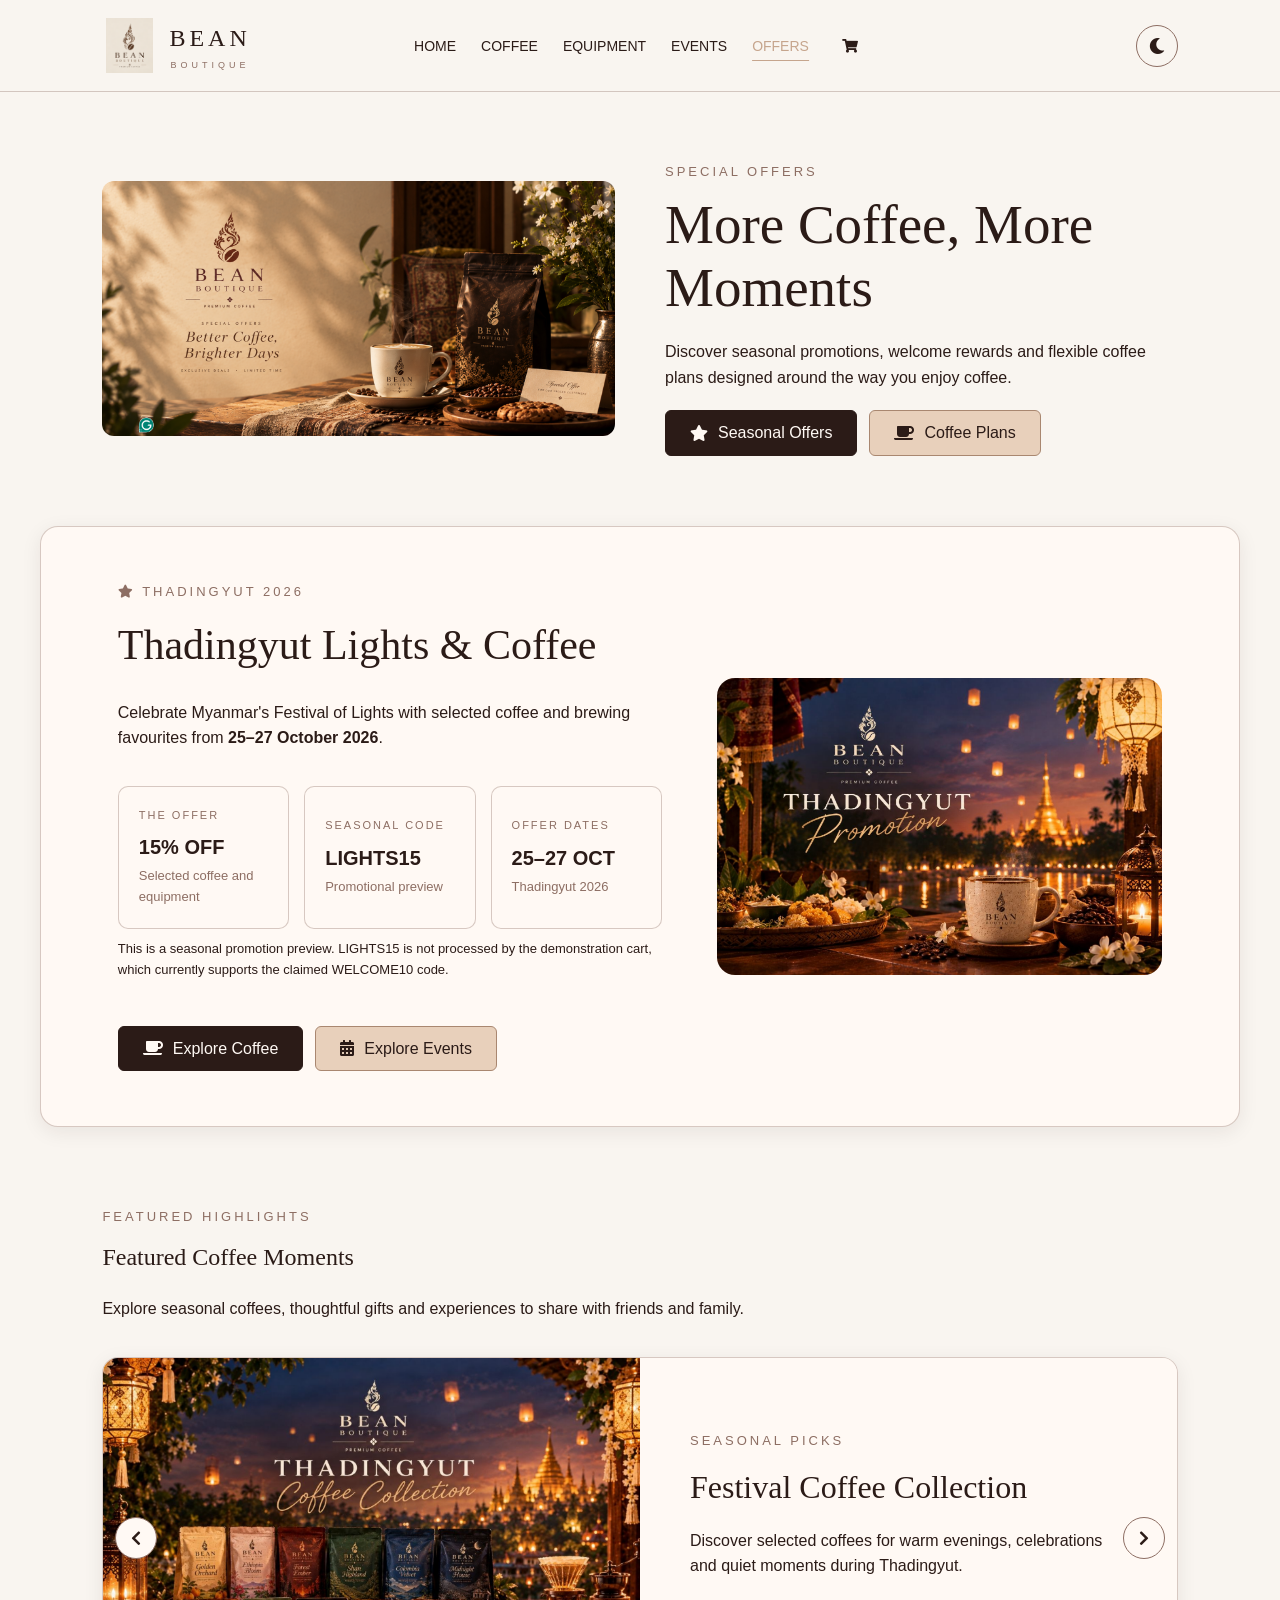
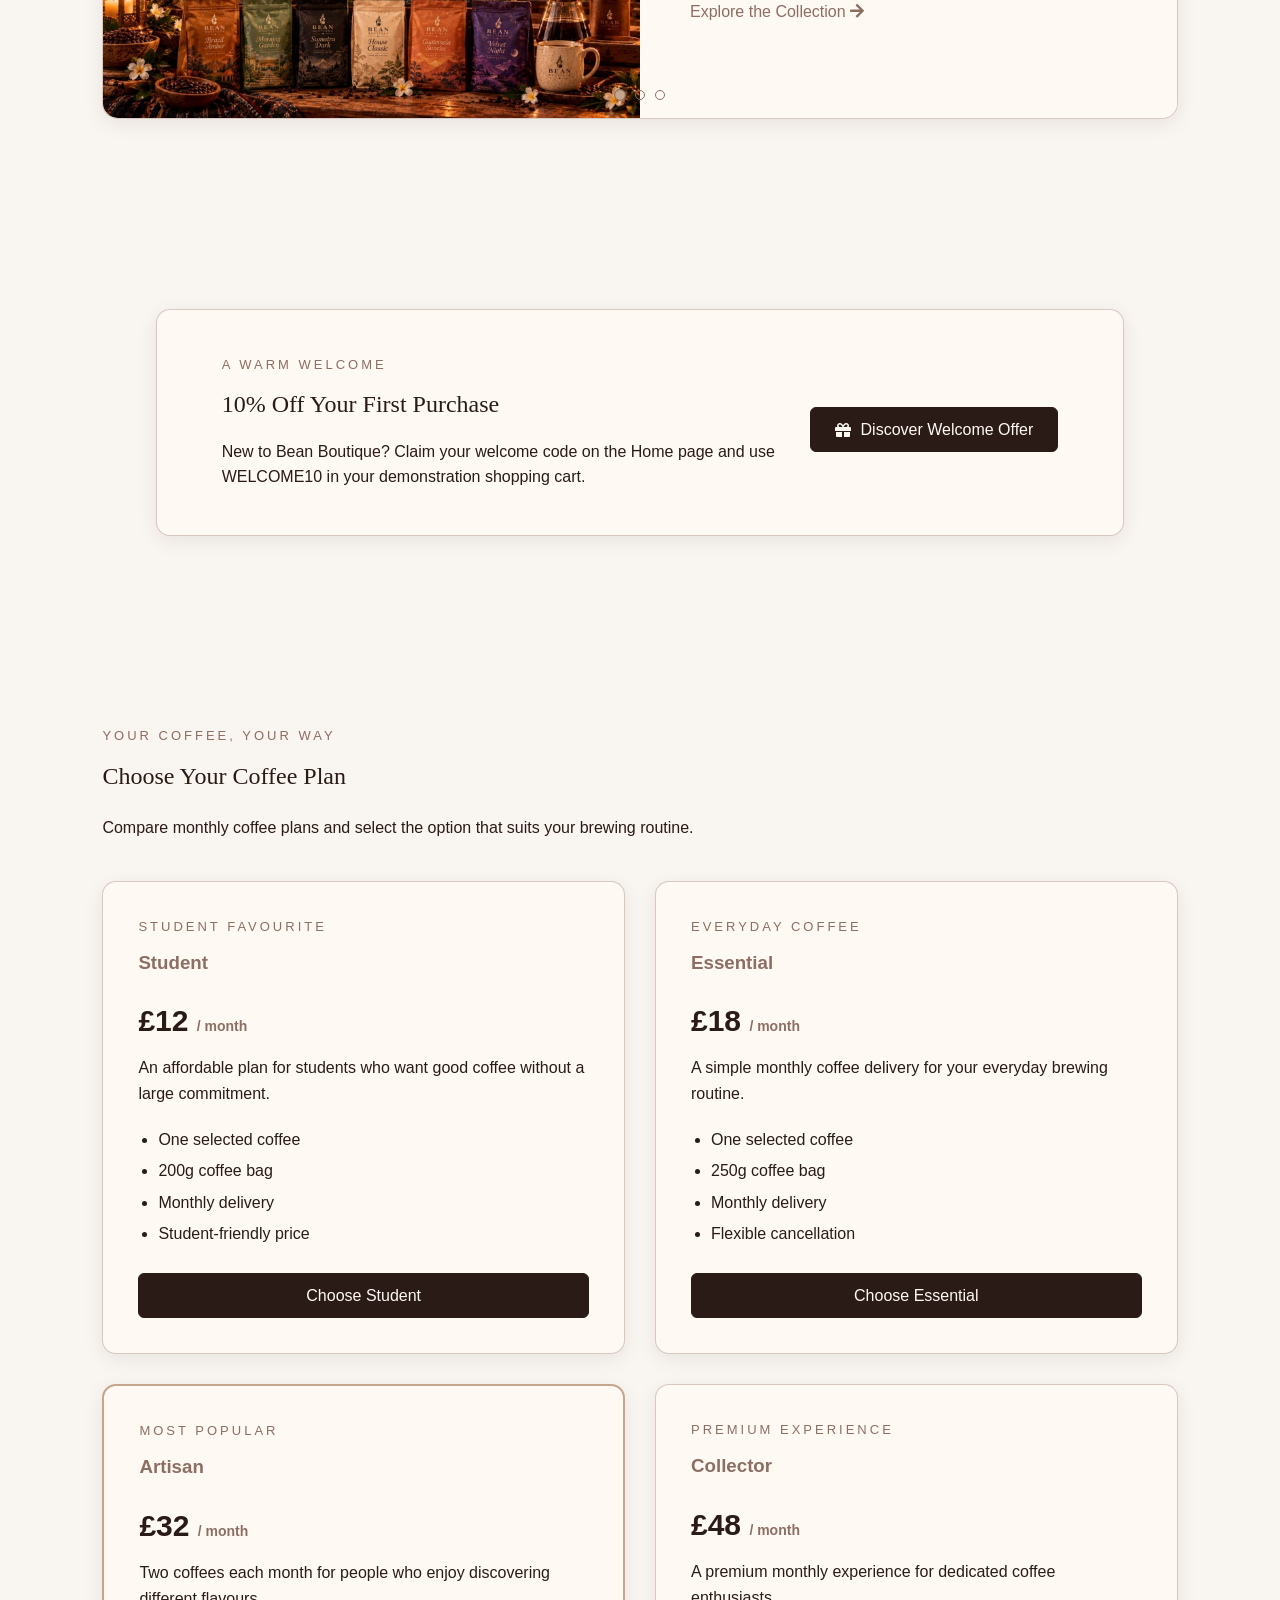
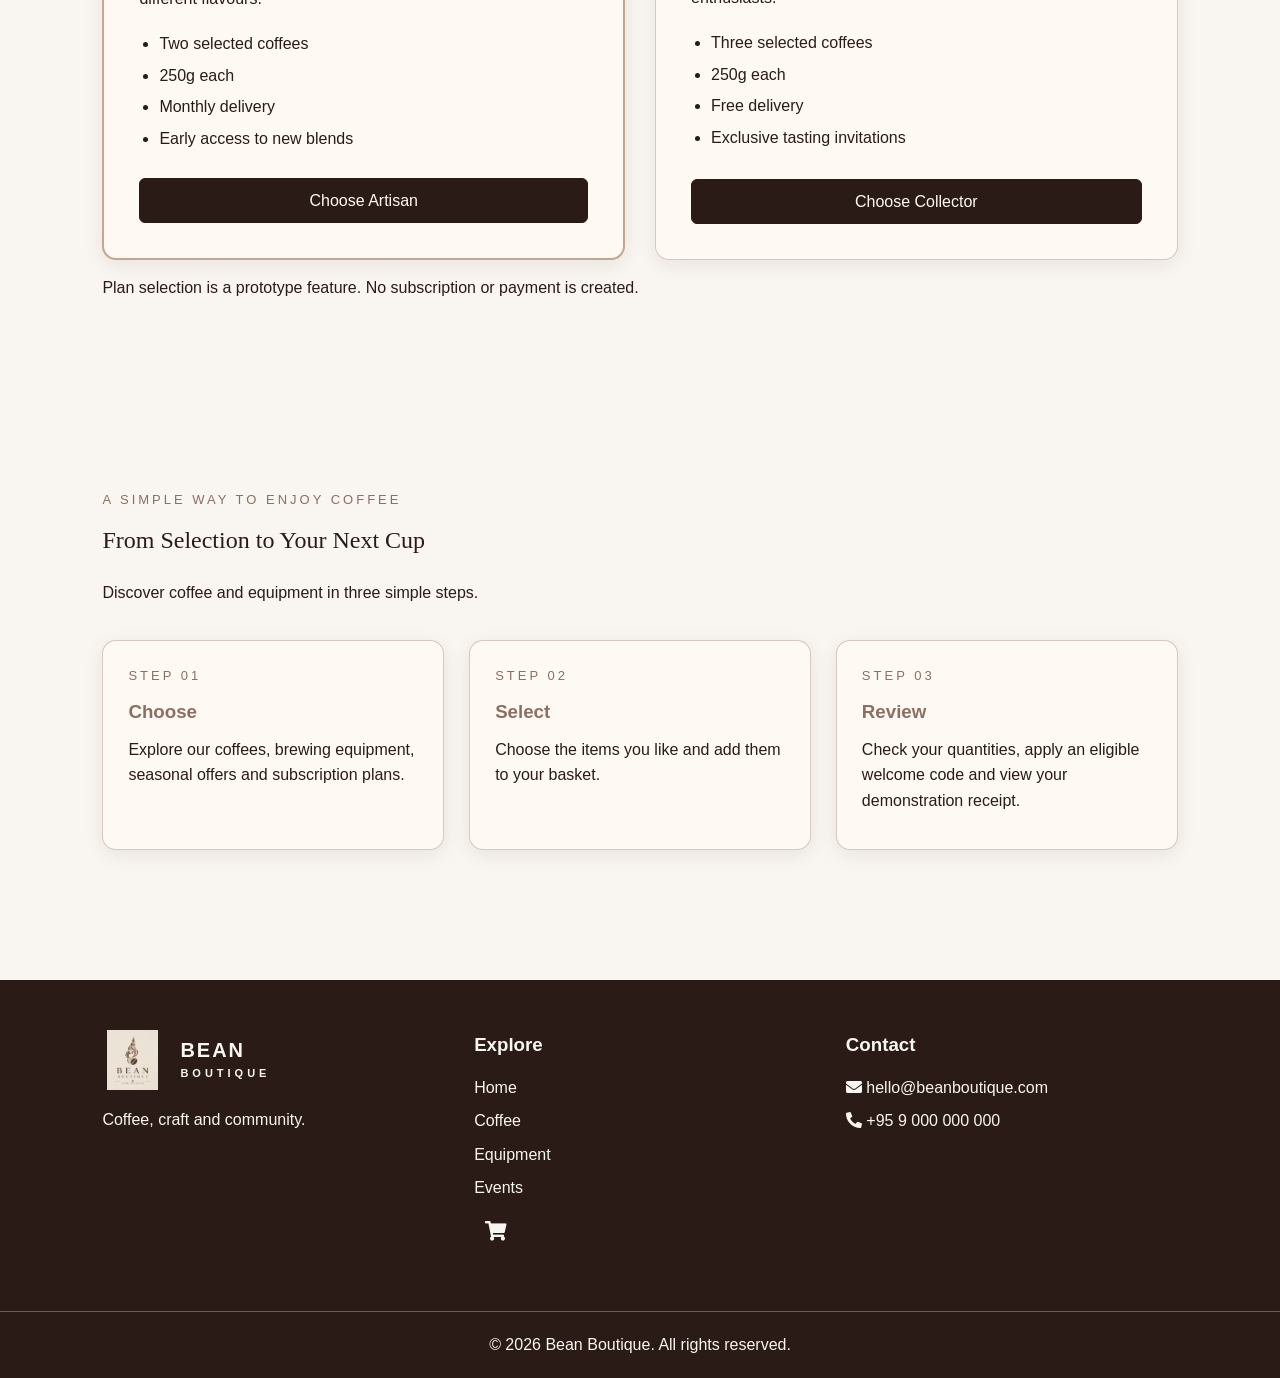
<file: HTML/offers.html>
<!DOCTYPE html>
<html lang="en">

<head>
    <meta charset="UTF-8">
    <meta name="viewport" content="width=device-width, initial-scale=1.0">

    <title>Bean Boutique | Offers &amp; Subscriptions</title>

    <link rel="icon" type="image/png" href="../IMAGES/BEAN_BOUTIQUE_logo.png">

    <!-- Font Awesome icons -->
    <link rel="stylesheet" href="https://cdnjs.cloudflare.com/ajax/libs/font-awesome/5.15.4/css/all.min.css">

    <!-- Shared stylesheet -->
    <link rel="stylesheet" href="../CSS/style.css">

    <!-- Shared JavaScript -->
    <script defer src="../JS/script.js"></script>
</head>

<body>

    <!-- Header -->
    <header>

        <div class="logo">
            <a href="index.html" class="logo-link" aria-label="Bean Boutique home">

                <img src="../IMAGES/BEAN_BOUTIQUE_logo.png"
                     alt="Bean Boutique logo"
                     class="logo-image">

                <span class="logo-name">
                    <span class="logo-main">BEAN</span>
                    <span class="logo-sub">BOUTIQUE</span>
                </span>

            </a>
        </div>

        <nav id="mainNavigation" aria-label="Main navigation">

            <ul class="nav-list">
                <li><a href="index.html">Home</a></li>
                <li><a href="coffee.html">Coffee</a></li>
                <li><a href="equipment.html">Equipment</a></li>
                <li><a href="events.html">Events</a></li>

                <li>
                    <a href="offers.html" class="active" aria-current="page">
                        Offers
                    </a>
                </li>

                <li>
                    <a href="cart.html"
                       class="cart-link"
                       aria-label="Shopping cart"
                       title="Shopping cart">

                        <i class="fas fa-shopping-cart" aria-hidden="true"></i>

                        <span id="cartBadge" 
                        class="cart-badge hidden">0</span>
                    </a>
                </li>
            </ul>

        </nav>

        <div class="header-controls">

            <button type="button"
                    class="theme-button"
                    id="themeButton"
                    aria-label="Switch to dark mode"
                    aria-pressed="false">

                <i class="fas fa-moon" aria-hidden="true"></i>
            </button>

            <button type="button"
                    class="menu-button"
                    id="menuButton"
                    aria-label="Open navigation"
                    aria-expanded="false"
                    aria-controls="mainNavigation">

                <i class="fas fa-bars" aria-hidden="true"></i>
            </button>

        </div>

    </header>


    <main id="mainContent">

        <!-- Offers hero -->
        <section class="page-hero">

            <img src="../IMAGES/OFFERS_HERO.png"
                 alt="Coffee and brewing equipment featured in Bean Boutique offers"
                 fetchpriority="high">

            <div>

                <p class="small-title">SPECIAL OFFERS</p>

                <h1>More Coffee, More Moments</h1>

                <p>
                    Discover seasonal promotions, welcome rewards
                    and flexible coffee plans designed around
                    the way you enjoy coffee.
                </p>

                <div class="button-group">

                    <a href="#thadingyutOffer" class="button">
                        <i class="fas fa-star" aria-hidden="true"></i>
                        Seasonal Offers
                    </a>

                    <a href="#subscriptions" class="button light-button">
                        <i class="fas fa-coffee" aria-hidden="true"></i>
                        Coffee Plans
                    </a>

                </div>

            </div>

        </section>


        <!-- Thadingyut seasonal promotion -->
        <section class="section thadingyut-section" id="thadingyutOffer">

            <div class="thadingyut-content">

                <p class="small-title">
                    <i class="fas fa-star" aria-hidden="true"></i>
                    THADINGYUT 2026
                </p>

                <h2>Thadingyut Lights &amp; Coffee</h2>

                <p>
                    Celebrate Myanmar's Festival of Lights with
                    selected coffee and brewing favourites from
                    <strong>25–27 October 2026</strong>.
                </p>

                <div class="thadingyut-details">

                    <div class="promo-detail">

                        <span class="promo-detail-title">
                            THE OFFER
                        </span>

                        <strong>15% OFF</strong>

                        <span>Selected coffee and equipment</span>

                    </div>


                    <div class="promo-detail">

                        <span class="promo-detail-title">
                            SEASONAL CODE
                        </span>

                        <strong>LIGHTS15</strong>

                        <span>Promotional preview</span>

                    </div>


                    <div class="promo-detail">

                        <span class="promo-detail-title">
                            OFFER DATES
                        </span>

                        <strong>25–27 OCT</strong>

                        <span>Thadingyut 2026</span>

                    </div>

                </div>

                <p class="event-info-note">
                    This is a seasonal promotion preview.
                    LIGHTS15 is not processed by the demonstration cart,
                    which currently supports the claimed WELCOME10 code.
                </p>

                <div class="promo-actions">

                    <a href="coffee.html" class="button">
                        <i class="fas fa-coffee" aria-hidden="true"></i>
                        Explore Coffee
                    </a>

                    <a href="events.html" class="button light-button">
                        <i class="fas fa-calendar-alt" aria-hidden="true"></i>
                        Explore Events
                    </a>

                </div>

            </div>

            <img src="../IMAGES/THADINGYUT_PROMOTION.png"
                 alt="Thadingyut Festival of Lights coffee promotion"
                 loading="lazy">

        </section>


        <!-- Featured promotions slideshow -->
        <section class="section" id="featuredPromotions">

            <p class="small-title">FEATURED HIGHLIGHTS</p>

            <h2>Featured Coffee Moments</h2>

            <p class="section-intro">
                Explore seasonal coffees, thoughtful gifts and
                experiences to share with friends and family.
            </p>

            <div class="promotion-slider"
                 id="promotionSlider"
                 role="region"
                 aria-roledescription="carousel"
                 aria-label="Featured promotions">

                <button type="button"
                        class="promotion-button promotion-button-prev"
                        id="promotionPrev"
                        aria-label="Previous promotion">

                    <i class="fas fa-chevron-left" aria-hidden="true"></i>

                </button>


                <div class="promotion-track">

                    <article class="promotion-slide"
                             role="region"
                             aria-roledescription="slide"
                             aria-label="1 of 3">

                        <img src="../IMAGES/THADINGYUT_COFFEE_COLLECTION.png"
                             alt="Seasonal Thadingyut coffee collection"
                             loading="lazy">

                        <div class="promotion-content">

                            <p class="small-title">SEASONAL PICKS</p>

                            <h3>Festival Coffee Collection</h3>

                            <p>
                                Discover selected coffees for warm evenings,
                                celebrations and quiet moments during Thadingyut.
                            </p>

                            <a href="coffee.html" class="text-link">
                                Explore the Collection
                                <i class="fas fa-arrow-right" aria-hidden="true"></i>
                            </a>

                        </div>

                    </article>


                    <article class="promotion-slide"
                             role="region"
                             aria-roledescription="slide"
                             aria-label="2 of 3">

                        <img src="../IMAGES/THADINGYUT_GIFT_SET.png"
                             alt="Coffee and brewing gift set for the Festival of Lights"
                             loading="lazy">

                        <div class="promotion-content">

                            <p class="small-title">THOUGHTFUL GIFTING</p>

                            <h3>Share a Cup of Light</h3>

                            <p>
                                Explore coffee and brewing gifts for friends
                                and family throughout the festival season.
                            </p>

                            <a href="equipment.html" class="text-link">
                                Explore Brewing Gifts
                                <i class="fas fa-arrow-right" aria-hidden="true"></i>
                            </a>

                        </div>

                    </article>


                    <article class="promotion-slide"
                             role="region"
                             aria-roledescription="slide"
                             aria-label="3 of 3">

                        <img src="../IMAGES/COFFEE_TASTING_Evening.png"
                             alt="Coffee tasting experience at an evening gathering"
                             loading="lazy">

                        <div class="promotion-content">

                            <p class="small-title">COMMUNITY</p>

                            <h3>Evening Coffee Tasting</h3>

                            <p>
                                Learn about different coffee flavours
                                and brewing styles with fellow coffee lovers.
                            </p>

                            <a href="events.html" class="text-link">
                                Discover Tasting Events
                                <i class="fas fa-arrow-right" aria-hidden="true"></i>
                            </a>

                        </div>

                    </article>

                </div>


                <button type="button"
                        class="promotion-button promotion-button-next"
                        id="promotionNext"
                        aria-label="Next promotion">

                    <i class="fas fa-chevron-right" aria-hidden="true"></i>

                </button>


                <div class="promotion-dots"
                     id="promotionDots"
                     role="group"
                     aria-label="Select a promotion">

                    <button type="button"
                            class="promotion-dot active"
                            data-slide="0"
                            aria-label="Show promotion 1"
                            aria-pressed="true">
                    </button>

                    <button type="button"
                            class="promotion-dot"
                            data-slide="1"
                            aria-label="Show promotion 2"
                            aria-pressed="false">
                    </button>

                    <button type="button"
                            class="promotion-dot"
                            data-slide="2"
                            aria-label="Show promotion 3"
                            aria-pressed="false">
                    </button>

                </div>

            </div>

        </section>


        <!-- Welcome discount -->
        <section class="section">

            <div class="offer-section">

                <div>

                    <p class="small-title">A WARM WELCOME</p>

                    <h2>10% Off Your First Purchase</h2>

                    <p>
                        New to Bean Boutique? Claim your welcome code
                        on the Home page and use WELCOME10 in your
                        demonstration shopping cart.
                    </p>

                </div>

                <a href="index.html" class="button">
                    <i class="fas fa-gift" aria-hidden="true"></i>
                    Discover Welcome Offer
                </a>

            </div>

        </section>


        <!-- Coffee subscriptions -->
        <section class="section subscription-section" id="subscriptions">

            <p class="small-title">YOUR COFFEE, YOUR WAY</p>

            <h2>Choose Your Coffee Plan</h2>

            <p class="section-intro">
                Compare monthly coffee plans and select the option
                that suits your brewing routine.
            </p>

            <div class="card-container subscription-container">

                <article class="card subscription-card" data-plan-card="Student">

                    <p class="small-title">STUDENT FAVOURITE</p>

                    <h3>Student</h3>

                    <p class="subscription-price">
                        £12 <span>/ month</span>
                    </p>

                    <p>
                        An affordable plan for students who want
                        good coffee without a large commitment.
                    </p>

                    <ul>
                        <li>One selected coffee</li>
                        <li>200g coffee bag</li>
                        <li>Monthly delivery</li>
                        <li>Student-friendly price</li>
                    </ul>

                    <button type="button"
                            class="button subscription-button"
                            data-plan="Student"
                            aria-pressed="false">

                        Choose Student

                    </button>

                </article>


                <article class="card subscription-card" data-plan-card="Essential">

                    <p class="small-title">EVERYDAY COFFEE</p>

                    <h3>Essential</h3>

                    <p class="subscription-price">
                        £18 <span>/ month</span>
                    </p>

                    <p>
                        A simple monthly coffee delivery
                        for your everyday brewing routine.
                    </p>

                    <ul>
                        <li>One selected coffee</li>
                        <li>250g coffee bag</li>
                        <li>Monthly delivery</li>
                        <li>Flexible cancellation</li>
                    </ul>

                    <button type="button"
                            class="button subscription-button"
                            data-plan="Essential"
                            aria-pressed="false">

                        Choose Essential

                    </button>

                </article>


                <article class="card subscription-card featured-card"
                         data-plan-card="Artisan">

                    <p class="small-title">MOST POPULAR</p>

                    <h3>Artisan</h3>

                    <p class="subscription-price">
                        £32 <span>/ month</span>
                    </p>

                    <p>
                        Two coffees each month for people
                        who enjoy discovering different flavours.
                    </p>

                    <ul>
                        <li>Two selected coffees</li>
                        <li>250g each</li>
                        <li>Monthly delivery</li>
                        <li>Early access to new blends</li>
                    </ul>

                    <button type="button"
                            class="button subscription-button"
                            data-plan="Artisan"
                            aria-pressed="false">

                        Choose Artisan

                    </button>

                </article>


                <article class="card subscription-card" data-plan-card="Collector">

                    <p class="small-title">PREMIUM EXPERIENCE</p>

                    <h3>Collector</h3>

                    <p class="subscription-price">
                        £48 <span>/ month</span>
                    </p>

                    <p>
                        A premium monthly experience
                        for dedicated coffee enthusiasts.
                    </p>

                    <ul>
                        <li>Three selected coffees</li>
                        <li>250g each</li>
                        <li>Free delivery</li>
                        <li>Exclusive tasting invitations</li>
                    </ul>

                    <button type="button"
                            class="button subscription-button"
                            data-plan="Collector"
                            aria-pressed="false">

                        Choose Collector

                    </button>

                </article>

            </div>

            <p id="subscriptionMessage"
               class="form-message"
               role="status"
               aria-live="polite">
            </p>

            <p class="section-intro">
                Plan selection is a prototype feature.
                No subscription or payment is created.
            </p>

        </section>


        <!-- How it works -->
        <section class="section offer-guide-section">

            <p class="small-title">A SIMPLE WAY TO ENJOY COFFEE</p>

            <h2>From Selection to Your Next Cup</h2>

            <p class="section-intro">
                Discover coffee and equipment in three simple steps.
            </p>

            <div class="card-container how-it-works-container">

                <article class="card">

                    <p class="small-title">STEP 01</p>

                    <h3>Choose</h3>

                    <p>
                        Explore our coffees, brewing equipment,
                        seasonal offers and subscription plans.
                    </p>

                </article>


                <article class="card">

                    <p class="small-title">STEP 02</p>

                    <h3>Select</h3>

                    <p>
                        Choose the items you like
                        and add them to your basket.
                    </p>

                </article>


                <article class="card">

                    <p class="small-title">STEP 03</p>

                    <h3>Review</h3>

                    <p>
                        Check your quantities, apply an eligible
                        welcome code and view your demonstration receipt.
                    </p>

                </article>

            </div>

        </section>

    </main>


    <!-- Footer -->
    <footer>

        <div class="footer-container">

            <div class="footer-brand">

                <a href="index.html"
                   class="footer-brand-link"
                   aria-label="Bean Boutique home">

                    <img src="../IMAGES/BEAN_BOUTIQUE_logo.png"
                         alt="Bean Boutique logo"
                         class="footer-brand-image"
                         loading="lazy">

                    <span class="footer-brand-name">
                        <span class="footer-brand-main">BEAN</span>
                        <span class="footer-brand-sub">BOUTIQUE</span>
                    </span>

                </a>

                <p>Coffee, craft and community.</p>

            </div>


            <div class="footer-explore">

                <h3>Explore</h3>

                <a href="index.html">Home</a>

                <a href="coffee.html">Coffee</a>

                <a href="equipment.html">Equipment</a>

                <a href="events.html">Events</a>

                <a href="cart.html"
                   class="footer-cart-link"
                   aria-label="Shopping cart"
                   title="Shopping cart">

                    <i class="fas fa-shopping-cart" aria-hidden="true"></i>

                </a>

            </div>


            <div class="footer-contact">

                <h3>Contact</h3>

                <p>
                    <i class="fas fa-envelope" aria-hidden="true"></i>
                    hello@beanboutique.com
                </p>

                <p>
                    <i class="fas fa-phone-alt" aria-hidden="true"></i>
                    +95 9 000 000 000
                </p>

            </div>

        </div>

        <div class="footer-bottom">
            <p>&copy; 2026 Bean Boutique. All rights reserved.</p>
        </div>

    </footer>

</body>
</html>
</file>
<file: CSS/style.css>
/* Bean Boutique — Shared CSS */

/* Colour palette */

:root {
    --background: #F9F5F0;
    --surface: #FFF9F4;
    --primary-text: #2B1B17;
    --secondary-text: #8D6E63;
    --accent: #C6A58D;
    --placeholder: #111111;
    --placeholder-text: #F9F5F0;
    --footer-background: #2B1B17;
    --footer-text: #F9F5F0;
    --border: rgba(141, 110, 99, 0.35);
    --text: var(--primary-text);
    --shadow-light: 0 5px 20px rgba(43, 27, 23, 0.08);
    --shadow-medium: 0 10px 30px rgba(43, 27, 23, 0.12);
}

/* Global styles and accessibility */

* {
    box-sizing: border-box;
    margin: 0;
    padding: 0;
}

html {
    scroll-behavior: smooth;
}

body {
    font-family: Arial, sans-serif;
    background: var(--background);
    color: var(--primary-text);
    line-height: 1.6;
    transition: background .3s ease, color .3s ease;
}

img {
    display: block;
    max-width: 100%;
}

a {
    color: inherit;
    text-decoration: none;
}

button,
input,
select,
textarea {
    font: inherit;
}

button {
    cursor: pointer;
}

main {
    width: 100%;
}

h1,
h2,
h3 {
    color: var(--primary-text);
}

h1,
h2 {
    font-family: Georgia, serif;
    font-weight: normal;
}

p {
    color: var(--primary-text);
}

.visually-hidden,
.sr-only {
    position: absolute;
    width: 1px;
    height: 1px;
    padding: 0;
    margin: -1px;
    overflow: hidden;
    clip-path: inset(50%);
    white-space: nowrap;
    border: 0;
}

/* Header and navigation */

header {
    position: sticky;
    top: 0;
    z-index: 100;
    width: 100%;
    padding: 18px 8%;
    display: flex;
    align-items: center;
    background: var(--background);
    border-bottom: 1px solid var(--border);
    transition: background .3s ease, border-color .3s ease;
}

.logo {
    flex-shrink: 0;
}

.logo-link {
    display: flex;
    align-items: center;
    gap: 12px;
    color: var(--primary-text);
    white-space: nowrap;
}

.logo-image {
    width: 55px;
    height: 55px;
    object-fit: contain;
}

.logo-name {
    display: flex;
    flex-direction: column;
    align-items: center;
}

.logo-main {
    color: var(--primary-text);
    font-family: Georgia, serif;
    font-size: 24px;
    letter-spacing: 4px;
}

.logo-sub {
    color: var(--secondary-text);
    font-size: 9px;
    letter-spacing: 4px;
}

#mainNavigation {
    position: absolute;
    left: 50%;
    transform: translateX(-50%);
}

.nav-list {
    display: flex;
    align-items: center;
    justify-content: center;
    gap: 25px;
    margin: 0;
    padding: 0;
    list-style: none;
    white-space: nowrap;
}

.nav-list li {
    flex-shrink: 0;
}

.nav-list a {
    position: relative;
    color: var(--primary-text);
    font-size: 14px;
    text-transform: uppercase;
    white-space: nowrap;
    transition: color .3s ease;
}

.nav-list a::after {
    content: "";
    position: absolute;
    left: 0;
    bottom: -7px;
    width: 0;
    height: 1px;
    background: var(--accent);
    transition: width .3s ease;
}

.nav-list a:hover,
.nav-list a.active {
    color: var(--accent);
}

.nav-list a:hover::after,
.nav-list a.active::after {
    width: 100%;
}

.header-controls {
    display: flex;
    align-items: center;
    gap: 10px;
    margin-left: auto;
    flex-shrink: 0;
    white-space: nowrap;
}

.theme-button,
.menu-button {
    width: 42px;
    height: 42px;
    display: flex;
    align-items: center;
    justify-content: center;
    padding: 0;
    border: 1px solid var(--secondary-text);
    border-radius: 50%;
    background: var(--background);
    color: var(--primary-text);
    transition: background .3s ease, border-color .3s ease, color .3s ease;
}

.theme-button {
    font-size: 16px;
}

.menu-button {
    display: none;
    font-size: 17px;
}

.theme-button:hover,
.menu-button:hover {
    background: var(--accent);
    border-color: var(--secondary-text);
}

/* Buttons and forms */

.button:hover {
    background: var(--accent);
    color: var(--primary-text);
    transform: translateY(-2px);
}

.light-button {
    background: var(--accent);
    color: var(--primary-text);
}

.light-button:hover {
    background: var(--surface);
    color: var(--primary-text);
}

.button:focus-visible,
.theme-button:focus-visible,
.menu-button:focus-visible,
.filter-buttons button:focus-visible,
.promotion-button:focus-visible,
.promotion-dot:focus-visible,
.featured-arrow:focus-visible,
.featured-dot:focus-visible {
    outline: 3px solid var(--accent);
    outline-offset: 3px;
}

.card .button {
    margin-top: auto;
}

.dark-section .button {
    margin-top: 20px;
}

.dark-section .button-group {
    display: flex;
    align-items: center;
    justify-content: center;
    flex-wrap: wrap;
    gap: 14px;
    width: 100%;
    margin-left: auto;
    margin-right: auto;
}

.dark-section .button-group > .button {
    margin: 0;
    text-align: center;
}

.search-input {
    display: block;
    width: 100%;
    max-width: 550px;
    margin: 24px auto 10px;
    padding: 14px 16px;
    border: 1px solid var(--secondary-text);
    border-radius: 6px;
    background: var(--surface);
    color: var(--primary-text);
    text-align: left;
}

.search-input::placeholder {
    color: var(--secondary-text);
    opacity: .8;
}

.search-input:focus {
    outline: 2px solid var(--accent);
}

.filter-buttons {
    display: flex;
    align-items: center;
    justify-content: center;
    flex-wrap: wrap;
    gap: 10px;
    max-width: 900px;
    margin: 20px auto 30px;
}

.filter-buttons button {
    padding: 9px 16px;
    border: 1px solid var(--secondary-text);
    border-radius: 6px;
    background: var(--surface);
    color: var(--primary-text);
    white-space: nowrap;
    transition: background .3s ease, color .3s ease, border-color .3s ease, transform .2s ease;
}

.filter-buttons button:hover,
.filter-buttons button.active {
    background: var(--accent);
    border-color: var(--secondary-text);
    color: var(--primary-text);
    transform: translateY(-2px);
}

.pick-link:focus-visible,
.quick-menu-all-link:focus-visible,
.quick-menu-copy h3 a:focus-visible {
    outline: 2px solid #8D6E63;
    outline-offset: 4px;
    border-radius: 3px;
}

.form-message {
    margin-top: 15px;
    color: var(--secondary-text);
}

.button {
    min-height: 44px;
    padding: 12px 24px;
    margin-top: 15px;
    border: 1px solid transparent;
    border-radius: 6px;
    background: var(--primary-text);
    color: var(--background);
    text-align: center;
    line-height: 1.2;
    white-space: nowrap;
    transition: background .3s ease, color .3s ease, transform .2s ease;
    display: inline-flex;
    align-items: center;
    justify-content: center;
    gap: 10px;
}

.button > i {
    flex-shrink: 0;
}

.button i {
    margin-right: 0;
}

.coffee-page .pick-link:focus-visible,
.coffee-page .pairing-card .text-link:focus-visible {
    outline: 3px solid #C6A58D;
    outline-offset: 3px;
}

/* Keyboard focus */
:where(a, button, input, select, textarea, summary):focus-visible {
    outline: 3px solid var(--accent);
    outline-offset: 3px;
}

/* Shared layouts and cards */

.small-title {
    margin-bottom: 10px;
    color: var(--secondary-text);
    font-size: 13px;
    letter-spacing: 3px;
}

.section {
    padding: 80px 8%;
}

.section h2 {
    margin-bottom: 20px;
}

.section-intro {
    max-width: 700px;
    margin-bottom: 30px;
}

.image-placeholder {
    width: 100%;
    min-height: 250px;
    display: flex;
    align-items: center;
    justify-content: center;
    padding: 25px;
    background: var(--placeholder);
    color: var(--placeholder-text);
    text-align: center;
    font-size: 14px;
    letter-spacing: 2px;
}

.two-column {
    display: grid;
    grid-template-columns: 1fr 1fr;
    gap: 50px;
    align-items: center;
}

.two-column > .image-placeholder {
    min-height: 420px;
}

.text-link {
    display: inline-block;
    margin-top: 20px;
    color: var(--secondary-text);
    transition: color .3s ease, transform .2s ease;
}

.text-link:hover {
    color: var(--accent);
    transform: translateX(3px);
}

.card-container {
    display: grid;
    grid-template-columns: repeat(3, minmax(0, 1fr));
    gap: 25px;
    margin-top: 35px;
}

.card {
    min-width: 0;
    display: flex;
    flex-direction: column;
    padding: 25px;
    background: var(--surface);
    border: 1px solid var(--border);
    border-radius: 14px;
    box-shadow: var(--shadow-light);
    transition: transform .3s ease, box-shadow .3s ease, border-color .3s ease;
}

.card:hover {
    transform: translateY(-5px);
    box-shadow: var(--shadow-medium);
}

.card .image-placeholder {
    margin-bottom: 20px;
}

.card h2,
.card h3 {
    margin-bottom: 10px;
}

.card h3 {
    color: var(--secondary-text);
}

.card p {
    margin-bottom: 10px;
}

.card ul {
    padding-left: 20px;
    margin-bottom: 15px;
}

.card li {
    margin-bottom: 6px;
}

.product-price {
    font-size: 18px;
}

.dark-section {
    background: var(--footer-background);
    color: var(--footer-text);
    text-align: center;
}

.dark-section h2,
.dark-section p {
    color: var(--footer-text);
}

.dark-section .small-title {
    color: var(--accent);
}

.page-hero {
    padding: 70px 8%;
    display: grid;
    grid-template-columns: minmax(0, 1fr) minmax(0, 1fr);
    gap: 50px;
    align-items: center;
    background: var(--background);
}

/* PAGE HERO IMAGE */
.page-hero .image-placeholder {
    width: 100%;
    min-height: 350px;
    border-radius: 12px;
}

.page-hero > img {
    display: block;
    width: 100%;
    height: auto;
    min-height: 0;
    max-height: 420px;
    object-fit: contain;
    object-position: center;
    background: var(--surface);
    border-radius: 12px;
}

.page-hero h1 {
    margin-bottom: 20px;
    font-size: 55px;
    line-height: 1.15;
}

/* Home page */

.hero {
    width: 100%;
}

/* Hero image */
.hero-image {
    width: 100%;
    height: auto;
    min-height: 0;
    display: block;
    overflow: hidden;
    background: var(--background);
}

.hero-image img {
    display: block;
    width: 100%;
    height: auto;
    object-fit: contain;
}

.hero-text {
    padding: 70px 8%;
    background: var(--background);
}

.hero-text h1 {
    max-width: 850px;
    margin-bottom: 25px;
    font-size: 60px;
    line-height: 1.15;
}

.hero-text p:not(.small-title) {
    max-width: 650px;
}

.hero-text .button {
    align-self: flex-start;
}

.featured-section {
    text-align: center;
}

.featured-section .section-intro {
    max-width: 650px;
    margin: 0 auto 35px;
}

/* Featured slideshow */
.featured-slideshow {
    position: relative;
    width: 100%;
    max-width: 1100px;
    margin: 35px auto 20px;
    overflow: hidden;
    box-sizing: border-box;
    border: 1px solid var(--border);
    border-radius: 10px;
    background: var(--surface);
}    

.featured-track {
    display: flex;
    transition: transform .5s ease-in-out;
}

/* Featured slide */
.featured-slide {
    flex: 0 0 100%;
    min-width: 0;
    box-sizing: border-box;
    display: grid;
    grid-template-columns: 1fr 1fr;
    align-items: center;
    background: var(--surface);
    text-align: left;
}

/* Featured slide image */
.featured-slide .image-placeholder {
    width: 100%;
    height: 300px;
    min-height: 0;
    box-sizing: border-box;
    display: flex;
    align-items: center;
    justify-content: center;
    padding: 20px;
    overflow: hidden;
    background: var(--placeholder);
    color: var(--placeholder-text);
    text-align: center;
}

/* Home slideshow images */
.featured-slide > img {
    display: block;
    width: 100%;
    height: 400px;
    object-fit: cover;
    object-position: center;
}

/* Featured slide content */
.featured-card-content {
    box-sizing: border-box;
    padding: 24px;
}

.featured-card-content h3 {
    margin-top: 0;
    margin-bottom: 12px;
    color: var(--primary-text);
}

.featured-card-content p {
    margin-top: 0;
    margin-bottom: 22px;
    color: var(--secondary-text);
    line-height: 1.7;
}

/* Featured slideshow arrows */
.featured-arrow {
    position: absolute;
    top: 300px;
    transform: translateY(-50%);
    z-index: 2;
    width: 44px;
    height: 44px;
    display: flex;
    align-items: center;
    justify-content: center;
    padding: 0;
    border: 1px solid var(--secondary-text);
    border-radius: 50%;
    background: var(--surface);
    color: var(--primary-text);
    transition: background .3s ease;
}

.featured-arrow:hover {
    background: var(--accent);
}

.featured-prev {
    left: 15px;
}

.featured-next {
    right: 15px;
}

.featured-dots {
    display: flex;
    align-items: center;
    justify-content: center;
    gap: 12px;
    margin: 20px auto;
}

.featured-dot {
    appearance: none;
    display: block;
    flex: 0 0 11px;
    width: 11px;
    height: 11px;
    min-width: 11px;
    min-height: 11px;
    padding: 0;
    border: 1px solid var(--secondary-text);
    border-radius: 50%;
    background: transparent;
    cursor: pointer;
}

.featured-dot.active {
    background: var(--accent);
    border-color: var(--secondary-text);
    transform: scale(1.2);
}

.featured-grid {
    display: grid;
    grid-template-columns: repeat(3, minmax(0, 1fr));
    gap: 25px;
    margin-top: 35px;
}

.featured-card:hover {
    transform: translateY(-5px);
    box-shadow: var(--shadow-medium);
}

.featured-card .image-placeholder {
    min-height: 240px;
    padding: 20px;
    background: var(--placeholder);
    color: var(--placeholder-text);
}

.featured-card {
    overflow: hidden;
    background: var(--surface);
    border: 1px solid var(--border);
    border-radius: 10px;
    text-align: left;
    transition: transform .3s ease, box-shadow .3s ease;
    border-color: var(--accent);
}

#ourStory {
    align-items: center;
}

#ourStory > .story-image-placeholder,
#ourStory > img.story-image {
    width: min(100%, 390px);
    aspect-ratio: 1 / 1;
    min-height: 0;
    height: auto;
    justify-self: center;
    box-sizing: border-box;
    border-radius: 50%;
    overflow: hidden;
}

#ourStory > .story-image-placeholder {
    display: grid;
    place-items: center;
    padding: 24px;
    text-align: center;
}

/* Our story circular image */
#ourStory > img.story-image {
    display: block;
    width: 100%;
    aspect-ratio: 1 / 1;
    height: auto;
    object-fit: cover;
    object-position: center;
    border-radius: 50%;
}

.experience-section > .small-title,
.experience-section > h2,
.experience-section > .section-intro {
    text-align: center;
    margin-left: auto;
    margin-right: auto;
}

.experience-section > .section-intro {
    max-width: 680px;
}

.experience-section .card-container {
    display: grid;
    grid-template-columns: repeat(3, minmax(0, 1fr));
    align-items: stretch;
    gap: 24px;
}

.experience-section .card-container > .card {
    display: flex;
    flex-direction: column;
    align-items: flex-start;
    min-width: 0;
    min-height: 270px;
    height: 100%;
    box-sizing: border-box;
}

.card img {
    border-radius: 12px;
}

.experience-section .card > i {
    display: inline-flex;
    align-items: center;
    justify-content: center;
    width: 52px;
    height: 52px;
    flex-shrink: 0;
    margin-bottom: 18px;
    border-radius: 50%;
    background: rgba(198, 165, 141, 0.2);
    color: #9A6C36;
    font-size: 22px;
}

.experience-section .card h3 {
    margin-bottom: 12px;
}

.experience-section .card p {
    line-height: 1.8;
}

.experience-section .card .text-link {
    margin-top: auto;
    padding-top: 18px;
}

.seasonal-banner {
    width: 100%;
    max-width: 1200px;
    margin: 30px auto;
    padding: 55px 6%;
    display: grid;
    grid-template-columns: minmax(0, 1.1fr) minmax(0, .9fr);
    gap: 50px;
    align-items: center;
    background: var(--surface);
    border: 1px solid var(--border);
    border-radius: 18px;
    box-shadow: var(--shadow-light);
}

.seasonal-banner > div {
    min-width: 0;
}

.seasonal-banner h2 {
    margin-bottom: 18px;
    font-family: Georgia, serif;
    font-size: 42px;
    line-height: 1.2;
}

.seasonal-banner p:not(.small-title) {
    max-width: 650px;
    margin-bottom: 20px;
}

.seasonal-banner .image-placeholder {
    min-height: 360px;
    border-radius: 12px;
}

.seasonal-banner .button {
    margin-top: 8px;
}

.seasonal-section .seasonal-banner {
    border: 2px solid #C69B55;
    border-radius: 18px;
    box-shadow: 0 12px 30px rgba(43, 27, 23, 0.08),
            0 0 0 5px rgba(198, 155, 85, 0.15);
    box-sizing: border-box;
}

.seasonal-section .seasonal-banner .image-placeholder,
.seasonal-section .seasonal-banner > img {
    border-radius: 14px;
    overflow: hidden;
}

.seasonal-section .seasonal-banner > img {
    display: block;
    width: 100%;
    max-width: 100%;
    object-fit: cover;
}

.modal {
    position: fixed;
    inset: 0;
    z-index: 200;
    display: none;
    align-items: center;
    justify-content: center;
    padding: 20px;
    background: rgba(0, 0, 0, .72);
}

.modal.show {
    display: flex;
}

.modal-content {
    position: relative;
    width: 90%;
    max-width: 500px;
    max-height: calc(100dvh - 40px);
    overflow-y: auto;
    padding: 40px;
    background: var(--surface);
    color: var(--primary-text);
    border-radius: 14px;
    box-shadow: 0 20px 60px rgba(0, 0, 0, .25);
}

.close-button {
    position: absolute;
    top: 10px;
    right: 15px;
    width: 40px;
    height: 40px;
    padding: 0;
    border: none;
    background: transparent;
    color: var(--primary-text);
    font-size: 28px;
}

.close-button:hover {
    color: var(--accent);
}

.modal-content input {
    width: 100%;
    padding: 13px;
    margin-top: 20px;
    border: 1px solid var(--secondary-text);
    background: var(--surface);
    color: var(--primary-text);
}

.modal-content input::placeholder {
    color: var(--secondary-text);
}

.modal-content input:focus {
    outline: 2px solid var(--accent);
}

#discountMessage {
    margin-top: 15px;
}

.featured-price-stack {
    display: flex;
    align-items: baseline;
    flex-wrap: wrap;
    gap: 8px;
}

.welcome-promo-banner {
    display: grid;
    grid-template-columns: auto minmax(0, 1fr) auto auto;
    align-items: center;
    gap: 25px;
    padding: 40px;
    background: var(--surface);
    border: 1px solid var(--accent);
    border-radius: 16px;
    box-shadow: var(--shadow-light);
}

.welcome-promo-icon {
    width: 65px;
    height: 65px;
    display: flex;
    align-items: center;
    justify-content: center;
    background: var(--accent);
    border-radius: 50%;
    font-size: 28px;
}

.welcome-promo-copy h2 {
    margin-bottom: 12px;
    font-size: 32px;
}

.welcome-promo-copy > p:not(.small-title) {
    margin-bottom: 12px;
}

.welcome-promo-note {
    color: var(--secondary-text);
    font-size: 13px;
}

.welcome-promo-stamp {
    width: 100px;
    height: 100px;
    display: flex;
    flex-direction: column;
    align-items: center;
    justify-content: center;
    border: 2px dashed var(--secondary-text);
    border-radius: 50%;
    transform: rotate(-8deg);
}

.welcome-promo-stamp strong {
    font-family: Georgia, serif;
    font-size: 32px;
    line-height: 1.1;
}

.welcome-promo-stamp span {
    font-size: 12px;
    letter-spacing: 3px;
}

.seasonal-image-wrap {
    position: relative;
    min-width: 0;
}

.seasonal-image-wrap .image-placeholder {
    min-height: 360px;
    height: 100%;
    border-radius: 12px;
}

/* Seasonal image and badge */
.seasonal-banner-image {
    position: relative;
    min-width: 0;
}

.seasonal-banner-image img {
    width: 100%;
    height: auto;
    border-radius: 14px;
}

.seasonal-banner-badge {
    position: absolute;
    top: 15px;
    right: 15px;
    padding: 12px 16px;
    background: var(--accent);
    color: var(--primary-text);
    border-radius: 6px;
    font-weight: bold;
    letter-spacing: 1px;
}

.welcome-modal-content {
    overflow-x: hidden;
    border: 1px solid var(--accent);
    text-align: center;
}

.welcome-modal-visual {
    display: flex;
    flex-direction: column;
    align-items: center;
    gap: 3px;
    margin: 20px 0;
    padding: 22px;
    background: var(--background);
    border: 1px dashed var(--accent);
    border-radius: 12px;
}

.welcome-modal-visual i {
    margin-bottom: 8px;
    color: var(--secondary-text);
    font-size: 26px;
}

.welcome-modal-visual strong {
    font-family: Georgia, serif;
    font-size: 58px;
    line-height: 1.1;
}

.welcome-modal-visual span {
    font-size: 12px;
    letter-spacing: 2px;
}

.welcome-form input {
    border-radius: 6px;
}

.welcome-form .button {
    width: 100%;
}

.welcome-code {
    display: flex;
    flex-direction: column;
    gap: 7px;
    margin-top: 20px;
    padding: 18px;
    background: var(--background);
    border: 1px dashed var(--accent);
    border-radius: 10px;
}

.welcome-code[hidden] {
    display: none;
}

.welcome-code span {
    color: var(--secondary-text);
    font-size: 11px;
    letter-spacing: 2px;
}

.welcome-code strong {
    font-size: 25px;
    letter-spacing: 3px;
}

.welcome-code p {
    margin: 0;
    font-size: 13px;
}

.welcome-modal-note {
    margin-top: 18px;
    color: var(--secondary-text);
    font-size: 12px;
}

/* Coffee page */

#searchHint {
    margin: 0 auto 20px;
    color: var(--secondary-text);
    text-align: center;
    font-size: 14px;
}

.coffee-card {
    height: 100%;
}

.coffee-card .image-placeholder {
    min-height: 280px;
}

.coffee-card .button {
    width: 100%;
}

#coffeeCatalogue {
    position: relative;
}

#coffeeCatalogue .mix {
    vertical-align: top;
}

.coffee-menu-section > .small-title,
.coffee-menu-section > h2,
.coffee-menu-section > .section-intro {
    text-align: center;
    margin-left: auto;
    margin-right: auto;
}

.coffee-menu-section > .section-intro {
    max-width: 720px;
}

#coffeeCatalogue.coffee-catalogue {
    display: grid;
    grid-template-columns: repeat(3, minmax(0, 1fr));
    align-items: stretch;
    gap: 24px;
}

#coffeeCatalogue .coffee-card {
    display: flex;
    flex-direction: column;
    align-items: stretch;
    min-width: 0;
    height: 100%;
    box-sizing: border-box;
    overflow-wrap: anywhere;
}

#coffeeCatalogue .coffee-card > .image-placeholder {
    display: grid;
    place-items: center;
    width: 100%;
    aspect-ratio: 4 / 3;
    min-height: 0;
    padding: 14px;
    margin-bottom: 18px;
    box-sizing: border-box;
    overflow: hidden;
    border-radius: 10px;
    text-align: center;
}

#coffeeCatalogue article img {
    border-radius: 12px;
}

.product-badge {
    display: inline-block;
    align-self: flex-start;
    width: fit-content;
    max-width: 100%;
    padding: 6px 10px;
    margin: 0 0 12px;
    border: 1px solid var(--accent);
    border-radius: 4px;
    background: rgba(198, 165, 141, 0.2);
    color: var(--primary-text);
    font-size: 11px;
    font-weight: 700;
    letter-spacing: 1px;
    line-height: 1.5;
}

#coffeeCatalogue .coffee-card > h3 {
    margin-bottom: 12px;
    line-height: 1.4;
}

#coffeeCatalogue .coffee-card > p {
    line-height: 1.7;
}

#coffeeCatalogue .coffee-card .add-to-cart {
    display: inline-flex;
    align-items: center;
    justify-content: center;
    gap: 10px;
    width: 100%;
    min-height: 46px;
    margin-top: 0;
    box-sizing: border-box;
}

#coffeeCatalogue .coffee-card .add-to-cart i {
    flex-shrink: 0;
}

.coffee-pairings-section > .small-title,
.coffee-pairings-section > h2,
.coffee-pairings-section > .section-intro {
    text-align: center;
    margin-left: auto;
    margin-right: auto;
}

.coffee-pairings-section > .section-intro {
    max-width: 700px;
}

.coffee-pairings-section .pairing-grid {
    display: grid;
    grid-template-columns: repeat(3, minmax(0, 1fr));
    align-items: stretch;
    gap: 24px;
}

.coffee-pairings-section .pairing-card {
    display: flex;
    flex-direction: column;
    min-width: 0;
    height: 100%;
    box-sizing: border-box;
}

.coffee-pairings-section .pairing-card h3 {
    line-height: 1.5;
}

.coffee-pairings-section .pairing-card .text-link {
    margin-top: auto;
    padding-top: 16px;
}

.featured-pick-bottom > strong {
    color: var(--primary-text);
    font-size: 20px;
    white-space: nowrap;
}

.featured-pick-bottom > strong span {
    color: #8D6E63;
    font-size: 12px;
    font-weight: 400;
}

.quick-menu-all-link {
    display: inline-flex;
    align-items: center;
    gap: 8px;
    padding-bottom: 5px;
    color: #5F4034;
    font-size: 14px;
    font-weight: 700;
    text-decoration: none;
}

.quick-menu-all-link:hover {
    color: #8D6E63;
}

.quick-menu-price {
    flex-shrink: 0;
    color: var(--primary-text);
    font-size: 16px;
    white-space: nowrap;
}

.thadingyut-banner {
    width: 84%;
    max-width: 1200px;
    margin: 28px auto 0;
    padding: 24px 28px;
    display: grid;
    grid-template-columns: 56px minmax(0, 1fr) auto;
    align-items: center;
    gap: 20px;
    background: var(--surface);
    border: 1px solid var(--border);
    border-left: 5px solid var(--accent);
    border-radius: 14px;
    box-shadow: var(--shadow-light);
}

.thadingyut-banner-icon {
    width: 52px;
    height: 52px;
    display: flex;
    align-items: center;
    justify-content: center;
    border-radius: 50%;
    background: var(--background);
    color: var(--secondary-text);
    font-size: 22px;
}

.thadingyut-banner-copy {
    min-width: 0;
}

.thadingyut-banner-copy .small-title {
    margin-bottom: 5px;
}

.thadingyut-banner-copy h2 {
    margin: 0 0 7px;
    font-size: clamp(23px, 2.5vw, 31px);
    line-height: 1.25;
}

.thadingyut-banner-copy > p:last-child {
    margin: 0;
    color: var(--secondary-text);
    font-size: 14px;
    line-height: 1.7;
}

.thadingyut-banner-copy > p:last-child strong {
    color: var(--primary-text);
}

.thadingyut-banner-badge {
    min-width: 105px;
    padding: 13px 15px;
    border-radius: 9px;
    background: var(--primary-text);
    color: var(--background);
    text-align: center;
    font-size: 21px;
    font-weight: 700;
    line-height: 1.25;
}

.thadingyut-banner-badge small {
    font-size: 9px;
    letter-spacing: 1px;
}

.coffee-discovery-section {
    padding-top: 65px;
}

.coffee-discovery-heading {
    max-width: 760px;
    margin: 0 auto 35px;
    text-align: center;
}

.coffee-discovery-heading h2 {
    margin-bottom: 14px;
}

.coffee-discovery-heading .section-intro {
    max-width: 680px;
    margin-left: auto;
    margin-right: auto;
}

.featured-picks-grid {
    display: grid;
    grid-template-columns: repeat(3, minmax(0, 1fr));
    align-items: stretch;
    gap: 24px;
}

.featured-pick-card {
    box-sizing: border-box;
    display: flex;
    flex-direction: column;
    min-width: 0;
    height: 100%;
    padding: 24px;
    background: var(--surface);
    border: 1px solid var(--border);
    border-radius: 14px;
    box-shadow: var(--shadow-light);
    transition: transform .25s ease, box-shadow .25s ease;
}

.featured-pick-card img {
    border-radius: 12px;
    width: auto;
}

.featured-pick-card:hover {
    transform: translateY(-4px);
    box-shadow: var(--shadow-medium);
}

.featured-pick-topline {
    display: flex;
    align-items: center;
    justify-content: space-between;
    flex-wrap: wrap;
    gap: 12px;
}

.featured-pick-icon {
    width: 44px;
    height: 44px;
    flex-shrink: 0;
    display: inline-flex;
    align-items: center;
    justify-content: center;
    border-radius: 50%;
    background: var(--background);
    color: var(--secondary-text);
    font-size: 18px;
}

.featured-pick-card .product-badge {
    margin: 0;
}

.featured-pick-card > .small-title {
    margin-top: 22px;
    margin-bottom: 8px;
    font-size: 10px;
    letter-spacing: 1.5px;
    line-height: 1.6;
}

.featured-pick-card h3 {
    margin-top: 0;
    margin-bottom: 12px;
    color: var(--primary-text);
    margin: 0 0 10px;
    font-family: Georgia, serif;
    font-size: 21px;
    line-height: 1.4;
}

.featured-pick-card > p:not(.small-title) {
    margin-top: 0;
    margin-bottom: 22px;
    margin: 0 0 22px;
    color: var(--secondary-text);
    line-height: 1.7;
}

.featured-pick-bottom {
    display: flex;
    align-items: center;
    justify-content: space-between;
    flex-wrap: wrap;
    gap: 12px;
    margin-top: auto;
    padding-top: 17px;
    border-top: 1px solid var(--border);
}

.price-unit {
    color: var(--secondary-text);
    font-size: 12px;
}

.pick-link {
    display: inline-flex;
    align-items: center;
    gap: 8px;
    color: var(--primary-text);
    font-size: 13px;
    font-weight: 700;
    text-decoration: none;
}

.pick-link:hover {
    color: var(--secondary-text);
}

.pick-link i {
    transition: transform .2s ease;
}

.pick-link:hover i {
    transform: translateX(3px);
}

.original-price {
    color: var(--secondary-text);
    font-size: 13px;
    font-weight: 400;
    text-decoration: line-through;
    text-decoration-thickness: 1.5px;
    opacity: .9;
}

.discount-price {
    color: #A33428;
    font-size: 19px;
    font-weight: 700;
    white-space: nowrap;
}

.price-label {
    display: inline-block;
    width: fit-content;
    padding: 4px 8px;
    border-radius: 4px;
    background: rgba(198, 165, 141, .25);
    color: var(--primary-text);
    font-size: 10px;
    font-weight: 700;
    letter-spacing: .8px;
    line-height: 1.5;
}

#coffeeCatalogue .coffee-card .product-price {
    color: var(--primary-text);
    font-size: 21px;
    font-weight: 700;
    display: flex;
    flex-direction: column;
    align-items: flex-start;
    gap: 8px;
    margin-top: auto;
    padding-top: 16px;
    margin-bottom: 14px;
}

#coffeeCatalogue .price-values {
    display: flex;
    align-items: baseline;
    flex-wrap: wrap;
    gap: 12px;
}

#coffeeCatalogue .price-values .discount-price {
    font-size: 22px;
}

.quick-menu-panel {
    box-sizing: border-box;
    margin-top: 38px;
    padding: 30px;
    background: var(--surface);
    border: 1px solid var(--border);
    border-radius: 16px;
    box-shadow: var(--shadow-light);
}

.quick-menu-heading {
    display: flex;
    align-items: flex-end;
    justify-content: space-between;
    flex-wrap: wrap;
    gap: 15px;
    margin-bottom: 18px;
}

.quick-menu-heading .small-title {
    margin-bottom: 7px;
}

.quick-menu-heading h2 {
    margin: 0;
    font-size: 28px;
}

.quick-menu-count {
    display: inline-block;
    padding: 7px 11px;
    border: 1px solid var(--border);
    border-radius: 30px;
    color: var(--secondary-text);
    font-size: 12px;
    white-space: nowrap;
}

.full-menu-dropdown {
    border-top: 1px solid var(--border);
}

.full-menu-dropdown > summary {
    display: flex;
    align-items: center;
    justify-content: space-between;
    gap: 16px;
    padding: 17px 2px;
    color: var(--primary-text);
    font-size: 15px;
    font-weight: 700;
    cursor: pointer;
    list-style: none;
}

.full-menu-dropdown > summary > span {
    display: inline-flex;
    align-items: center;
    gap: 10px;
}

.full-menu-dropdown > summary > span i {
    color: var(--secondary-text);
}

.dropdown-chevron {
    transition: transform .2s ease;
}

.full-menu-dropdown[open] .dropdown-chevron {
    transform: rotate(180deg);
}

.full-menu-dropdown > summary:focus-visible {
    outline: 2px solid var(--accent);
    outline-offset: 4px;
    border-radius: 3px;
}

.quick-menu-grid {
    display: grid;
    grid-template-columns: repeat(2, minmax(0, 1fr));
    column-gap: 34px;
}

.full-menu-grid {
    padding-top: 4px;
}

.quick-menu-item {
    display: flex;
    align-items: center;
    justify-content: space-between;
    gap: 16px;
    min-width: 0;
    padding: 17px 0;
    border-bottom: 1px solid var(--border);
}

.quick-menu-copy {
    min-width: 0;
}

.quick-menu-category {
    display: block;
    margin-bottom: 5px;
    color: var(--secondary-text);
    font-size: 10px;
    font-weight: 700;
    letter-spacing: .8px;
    line-height: 1.6;
}

.quick-menu-copy h3 {
    color: var(--primary-text);
    margin: 0 0 5px;
    font-family: Georgia, serif;
    font-size: 16px;
    line-height: 1.45;
}

.quick-menu-copy h3 a {
    color: var(--primary-text);
    text-decoration: none;
}

.quick-menu-copy h3 a:hover {
    color: var(--secondary-text);
    text-decoration: underline;
}

.quick-menu-copy p {
    margin: 0;
    color: var(--secondary-text);
    font-size: 12px;
    line-height: 1.6;
}

.quick-menu-prices {
    flex-shrink: 0;
    display: flex;
    align-items: baseline;
    flex-wrap: wrap;
    gap: 8px;
}

.quick-menu-prices .discount-price {
    font-size: 16px;
}

.quick-menu-note {
    display: flex;
    align-items: flex-start;
    gap: 9px;
    margin: 19px 0 0;
    color: var(--secondary-text);
    font-size: 12px;
    line-height: 1.7;
}

.quick-menu-note i {
    color: #8D6E63;
    flex-shrink: 0;
    margin-top: 4px;
}

.product-profile {
    display: flex;
    align-items: center;
    flex-wrap: wrap;
    gap: 8px;
    margin: 12px 0 16px;
    font-size: 12px;
    line-height: 1.5;
}

.profile-label {
    color: var(--secondary-text);
    font-weight: 700;
}

.intensity-scale {
    display: inline-flex;
    align-items: center;
    gap: 4px;
}

.intensity-unit {
    display: inline-block;
    width: 9px;
    height: 9px;
    flex: 0 0 9px;
    border: 1px solid var(--accent);
    border-radius: 50%;
    box-sizing: border-box;
}

.intensity-unit.is-filled {
    background: var(--accent);
    border-color: var(--secondary-text);
}

.profile-value {
    color: var(--primary-text);
    font-weight: 700;
}

.taste-tag {
    display: inline-block;
    padding: 4px 9px;
    border: 1px solid var(--border);
    border-radius: 20px;
    background: var(--background);
    color: var(--primary-text);
    font-size: 11px;
    font-weight: 700;
    line-height: 1.5;
}

.featured-pick-card .product-profile {
    margin-top: 0;
    margin-bottom: 14px;
}

#coffeeCatalogue .product-profile {
    padding: 9px 0;
    border-top: 1px solid var(--border);
    border-bottom: 1px solid var(--border);
}

.customer-rating {
    display: flex;
    align-items: center;
    flex-wrap: wrap;
    gap: 7px;
    margin: 8px 0 14px;
    font-size: 12px;
    line-height: 1.6;
}

.rating-stars {
    color: #C49A3A;
    font-size: 17px;
    letter-spacing: 1px;
    white-space: nowrap;
}

.rating-score {
    color: var(--primary-text);
    font-size: 13px;
    font-weight: 700;
}

.rating-label {
    color: var(--secondary-text);
    font-size: 11px;
}

.featured-pick-card .customer-rating {
    margin: 4px 0 14px;
}

/* Product images */
.coffee-page .coffee-product-image,
.coffee-page .featured-pick-image {
    display: block;
    width: 100%;
    height: 225px;
    object-fit: cover;
    object-position: center;
    padding: 0;
    margin: 0 0 18px;
    border-radius: 12px;
    background-color: #FFF9F4;
} 

.coffee-page .coffee-page-hero {
    overflow: hidden;
}

.coffee-page .coffee-page-hero > .coffee-hero-image {
    object-fit: contain;
    object-position: center;
    background-color: #E8D8C7;
}

.coffee-page .featured-pick-image {
    height: 210px;
    margin-top: 12px;
}

.coffee-page .product-metrics,
.coffee-page .featured-metrics {
    margin: 14px 0 16px;
    padding: 13px;
    border: 1px solid #D8C5B4;
    border-radius: 12px;
    background-color: #FFF9F4;
    color: #2B1B17;
    text-align: left;
}

.coffee-page .product-metrics p,
.coffee-page .featured-metrics p,
.coffee-page .product-metrics strong,
.coffee-page .featured-metrics strong,
.coffee-page .product-metrics span,
.coffee-page .featured-metrics span {
    color: #2B1B17;
}

.coffee-page .sample-rating-row {
    display: flex;
    flex-wrap: wrap;
    align-items: center;
    gap: 7px;
    margin: 0 0 12px;
    font-size: 0.86rem;
    line-height: 1.5;
}

.coffee-page .sample-rating-label {
    font-weight: 700;
}

.coffee-page .sample-stars {
    display: inline-flex;
    flex-wrap: nowrap;
    align-items: center;
    gap: 3px;
    color: #A86D16;
    font-size: 0.88rem;
    line-height: 1.2;
    white-space: nowrap;
}

.coffee-page .sample-stars .fa-star {
    color: #A86D16;
}

.coffee-page .sample-rating-score {
    font-weight: 800;
    white-space: nowrap;
}

.coffee-page .profile-rating-heading {
    display: flex;
    justify-content: space-between;
    align-items: center;
    gap: 10px;
    margin: 0 0 6px;
    font-size: 0.82rem;
}

.coffee-page .profile-rating-heading span {
    font-weight: 600;
}

.coffee-page .profile-rating-heading strong {
    font-weight: 800;
    white-space: nowrap;
}

.coffee-page .profile-rating-track {
    width: 100%;
    height: 8px;
    margin-bottom: 10px;
    overflow: hidden;
    border-radius: 999px;
    background-color: #E6D9CC;
}

.coffee-page .rating-fill {
    display: block;
    height: 100%;
    border-radius: inherit;
    background-color: #A85D34;
}

.coffee-page .rating-fill.level-1 {
    width: 20%;
}

.coffee-page .rating-fill.level-2 {
    width: 40%;
}

.coffee-page .rating-fill.level-3 {
    width: 60%;
}

.coffee-page .rating-fill.level-4 {
    width: 80%;
}

.coffee-page .rating-fill.level-5 {
    width: 100%;
}

.coffee-page .sample-ratings-note,
.coffee-page .customer-rating-notice {
    max-width: 850px;
    margin: 22px auto;
    padding: 13px 16px;
    border: 1px solid #D8C5B4;
    border-radius: 10px;
    background-color: #FFF9F4;
    color: #2B1B17;
    text-align: center;
    font-size: 0.88rem;
    line-height: 1.7;
}

.coffee-page .customer-rating-notice i {
    margin-right: 6px;
    color: #A85D34;
}

.coffee-page .product-price {
    display: flex;
    flex-direction: column;
    gap: 6px;
    margin-top: 14px;
}

.coffee-page .price-label {
    color: #8B482D;
    font-size: 0.74rem;
    font-weight: 800;
    letter-spacing: 0.06em;
}

.coffee-page .price-values {
    display: flex;
    flex-wrap: wrap;
    align-items: center;
    gap: 10px;
}

.coffee-page .original-price {
    color: #7B6C63;
    opacity: 0.85;
}

.coffee-page .discount-price {
    color: #8B482D;
    font-weight: 800;
}

.coffee-page .featured-price-stack {
    display: flex;
    flex-wrap: wrap;
    align-items: center;
    gap: 7px;
}

.coffee-page .featured-price-stack .price-unit {
    font-size: 0.85rem;
    color: #6E5A4E;
}

.coffee-page .pick-link {
    display: inline-flex;
    justify-content: center;
    align-items: center;
    gap: 9px;
    padding: 10px 14px;
    border: 1px solid #A85D34;
    border-radius: 999px;
    background-color: #A85D34;
    color: #FFFFFF;
    font-size: 0.88rem;
    font-weight: 700;
    line-height: 1.3;
    text-decoration: none;
    transition: background-color 0.22s ease,
                    color 0.22s ease,
                    border-color 0.22s ease,
                    transform 0.22s ease;
}

.coffee-page .pick-link i {
    color: inherit;
    transition: transform 0.22s ease;
}

.coffee-page .pick-link:hover {
    background-color: #2B1B17;
    border-color: #C6A58D;
    color: #FFF9F4;
    transform: translateY(-2px);
}

.coffee-page .pick-link:hover i {
    transform: translateX(3px);
}

.coffee-page .pairing-card .text-link i {
    color: inherit;
    transition: transform 0.22s ease;
}

.coffee-page .pairing-card .text-link:hover {
    background-color: #2B1B17;
    border-color: #C6A58D;
    color: #FFF9F4;
    transform: translateY(-2px);
}

.coffee-page .pairing-card .text-link:hover i {
    transform: translateX(3px);
}

.coffee-page .pairing-grid {
    display: grid;
    grid-template-columns: repeat(3, minmax(0, 1fr));
    align-items: stretch;
    gap: 1.5rem;
}

.coffee-page .pairing-card {
    display: flex;
    flex-direction: column;
    height: 100%;
    min-width: 0;
}

.coffee-page .pairing-card .text-link {
    border: 1px solid #A85D34;
    border-radius: 999px;
    background-color: #A85D34;
    color: #FFFFFF;
    font-weight: 700;
    font-size: 0.88rem;
    line-height: 1.35;
    text-decoration: none;
    transition: background-color 0.22s ease,
                    color 0.22s ease,
                    border-color 0.22s ease,
                    transform 0.22s ease;
    display: inline-flex;
    align-items: center;
    justify-content: center;
    gap: 0.5rem;
    align-self: flex-start;
    min-height: 46px;
    margin-top: auto;
    padding: 0.7rem 1rem;
    box-sizing: border-box;
    text-align: center;
}

.coffee-page #mainContent > .dark-section {
    box-sizing: border-box;
    background: linear-gradient(135deg, #2B1B17, #493025);
    color: #FFF9F4;
    border-top: 3px solid #C6A58D;
    border-bottom: 3px solid #C6A58D;
}

.coffee-page #mainContent > .dark-section > .small-title {
    color: #E7BE8F;
}

.coffee-page #mainContent > .dark-section > h2 {
    color: #FFF9F4;
}

.coffee-page #mainContent > .dark-section > p:not(.small-title) {
    color: #F0E5DB;
    line-height: 1.7;
}

/* HIDE FILTERED PRODUCTS */
.coffee-card[hidden] {
    display: none !important;
}

/* Equipment page */

.equipment-card {
    height: 100%;
}

.equipment-card .image-placeholder {
    min-height: 280px;
}

.equipment-guide summary::after {
    content: "+";
    color: var(--secondary-text);
    font-size: 20px;
}

.equipment-guide[open] summary::after {
    content: "−";
}

.equipment-guide summary:focus-visible {
    outline: 2px solid var(--accent);
    outline-offset: 3px;
}

.equipment-intro {
    max-width: 700px;
}

.equipment-grid {
    display: grid;
    grid-template-columns: repeat(3, minmax(0, 1fr));
    align-items: stretch;
    gap: 24px;
}

.equipment-grid .equipment-card {
    display: flex;
    flex-direction: column;
    align-items: stretch;
    min-width: 0;
    height: 100%;
    box-sizing: border-box;
    overflow-wrap: anywhere;
    transition: transform 0.2s ease, box-shadow 0.2s ease;
}

.equipment-grid .equipment-card:hover {
    transform: translateY(-4px);
    box-shadow: var(--shadow-light);
}

.equipment-grid .equipment-card > .image-placeholder {
    width: 100%;
    aspect-ratio: 4 / 3;
    min-height: 0;
    margin-bottom: 20px;
    padding: 15px;
    border-radius: 12px;
    box-sizing: border-box;
    display: grid;
    place-items: center;
    text-align: center;
    overflow: hidden;
}

/* Rounded image corners */
.equipment-grid .equipment-card > img {
    border-radius: 12px;
}

.equipment-grid .equipment-card > h3 {
    margin: 8px 0 12px;
    line-height: 1.4;
}

.equipment-grid .equipment-card > p:not(.small-title):not(.product-price) {
    line-height: 1.75;
}

.equipment-best-for {
    margin: 8px 0 14px;
    padding: 12px 14px;
    border-left: 3px solid var(--accent);
    border-radius: 0 6px 6px 0;
    background: var(--background);
}

.equipment-best-for strong {
    display: block;
    margin-bottom: 4px;
    color: var(--primary-text);
    font-size: 13px;
}

.equipment-best-for p {
    margin: 0;
    color: var(--secondary-text);
    font-size: 14px;
    line-height: 1.6;
}

.equipment-guide {
    padding: 0 15px;
    border: 1px solid var(--border);
    border-radius: 12px;
    background: var(--surface);
    overflow: hidden;
    margin: 4px 0 14px;
    border-top: 1px solid var(--border);
    border-bottom: 1px solid var(--border);
}

.equipment-guide summary {
    display: flex;
    justify-content: space-between;
    align-items: center;
    gap: 10px;
    list-style: none;
    padding: 12px 0;
    color: var(--primary-text);
    font-weight: 600;
    cursor: pointer;
}

.equipment-guide summary:hover {
    color: var(--secondary-text);
}

.equipment-guide p {
    margin: 0;
    padding: 0 0 14px;
    color: var(--secondary-text);
    font-size: 14px;
    line-height: 1.8;
}

.equipment-grid .product-price {
    margin-top: auto;
    padding-top: 12px;
    margin-bottom: 14px;
    color: var(--primary-text);
    font-size: 21px;
    font-weight: 700;
}

.equipment-grid .add-to-cart {
    display: inline-flex;
    align-items: center;
    justify-content: center;
    gap: 10px;
    width: 100%;
    min-height: 46px;
    margin-top: 0;
    box-sizing: border-box;
}

.equipment-grid .add-to-cart i {
    flex-shrink: 0;
}

.brewing-guide-grid {
    display: grid;
    grid-template-columns: repeat(3, minmax(0, 1fr));
    align-items: stretch;
    gap: 24px;
}

.brewing-guide-grid > .card {
    display: flex;
    flex-direction: column;
    min-width: 0;
    height: 100%;
    box-sizing: border-box;
}

.brewing-guide-grid > .card .text-link {
    margin-top: auto;
    padding-top: 16px;
}

.equipment-section + .brewing-guide-section + .dark-section .button-group {
    display: flex;
    align-items: center;
    justify-content: center;
    flex-wrap: wrap;
    gap: 14px;
}

.equipment-section + .brewing-guide-section + .dark-section .button {
    display: inline-flex;
    align-items: center;
    justify-content: center;
    gap: 10px;
    margin: 0;
}

.equipment-hero {
    display: grid;
    grid-template-columns: minmax(0, 1.1fr) minmax(0, 0.9fr);
    align-items: center;
    gap: clamp(1.25rem, 3vw, 3rem);
    width: 100%;
    min-height: 0;
    padding: clamp(1.25rem, 3vw, 2.5rem);
    box-sizing: border-box;
    overflow: hidden;
}

.equipment-hero-image {
    display: block;
    width: 100%;
    height: clamp(260px, 34vw, 430px);
    object-fit: contain;
    object-position: center;
    margin: 0;
}

.equipment-hero-content {
    width: 100%;
    max-width: 620px;
    margin: 0 auto;
    padding: 0;
    box-sizing: border-box;
}

.equipment-hero-content .small-title {
    margin-top: 0;
    margin-bottom: 0.65rem;
}

.equipment-hero-content h1 {
    margin-top: 0;
    margin-bottom: 0.8rem;
}

.equipment-hero-content > p:not(.small-title) {
    margin-top: 0;
    margin-bottom: 1.2rem;
    line-height: 1.7;
}

.equipment-browse-link {
    display: inline-flex;
    align-items: center;
    justify-content: center;
    gap: 0.65rem;
    margin-top: 0.75rem;
    padding: 0.7rem 1rem;
    border: 1px solid #A77B35;
    border-radius: 6px;
    background-color: #F3E4C8;
    color: #382516;
    font-weight: 700;
    line-height: 1.4;
    text-decoration: none;
    transition: background-color 0.2s ease,
            color 0.2s ease,
            border-color 0.2s ease,
            transform 0.2s ease;
}

.equipment-browse-link i {
    color: inherit;
}

.equipment-browse-link:hover {
    background-color: #C6A15B;
    border-color: #8C6428;
    color: #24170E;
    transform: translateY(-2px);
}

.equipment-browse-link:focus-visible {
    outline: 3px solid #C6A15B;
    outline-offset: 3px;
}

.equipment-final-cta {
    position: relative;
    box-sizing: border-box;
    overflow: hidden;
}

.equipment-final-cta::before {
    content: "";
    position: absolute;
    top: 0;
    left: 0;
    width: 100%;
    height: 2px;
    background-color: #C6A15B;
}

.equipment-final-cta::after {
    content: "";
    position: absolute;
    bottom: 0;
    left: 0;
    width: 100%;
    height: 2px;
    background-color: #C6A15B;
}

/* Events page */

.event-container {
    align-items: stretch;
}

.event-card {
    position: relative;
    height: 100%;
}

.event-card .image-placeholder {
    min-height: 260px;
}

.event-card h3 {
    color: var(--primary-text);
    font-family: Georgia, serif;
    font-size: 24px;
}

.event-selection {
    display: flex;
    align-items: center;
    gap: 8px;
    width: fit-content;
    margin-bottom: 15px;
    color: var(--secondary-text);
    font-size: 13px;
    cursor: pointer;
}

.event-selection input[type="radio"] {
    width: auto;
    margin: 0;
    accent-color: var(--accent);
}

.event-selection span {
    letter-spacing: .5px;
}

.event-information {
    margin-top: 15px;
    padding-top: 15px;
    border-top: 1px solid var(--border);
}

.event-information p {
    display: flex;
    align-items: center;
    gap: 9px;
    margin-bottom: 8px;
    color: var(--secondary-text);
}

.event-information i {
    width: 18px;
    color: var(--accent);
}

.event-availability {
    margin-top: auto;
    padding-top: 12px;
    color: var(--accent);
    font-size: 13px;
    font-weight: bold;
}

.event-capacity {
    margin: 0;
    padding-top: 8px;
    color: var(--accent);
    font-size: 13px;
    font-weight: bold;
}

.festival-event {
    border-color: rgba(192, 133, 82, .45);
}

.thadingyut-event-section {
    background: var(--background);
}

.thadingyut-event-section .two-column {
    max-width: 1200px;
    margin: 0 auto;
}

.thadingyut-event-section .two-column > .image-placeholder {
    min-height: 420px;
    border: 1px solid var(--border);
    border-radius: 16px;
    overflow: hidden;
    box-shadow: var(--shadow-light);
}

/* Thadingyut feature image */
.thadingyut-event-section .two-column > img {
    display: block;
    width: 100%;
    height: 350px;
    object-fit: cover;
    object-position: center;
    border: 1px solid var(--border);
    border-radius: 18px;
    box-shadow: var(--shadow-light);
}

.registration-form {
    width: 100%;
    max-width: 650px;
    padding: 35px;
    background: var(--surface);
    border: 1px solid var(--border);
    border-radius: 14px;
    box-shadow: var(--shadow-light);
}

.registration-form label {
    display: block;
    margin-top: 18px;
    color: var(--primary-text);
}

.registration-form input:not([type="radio"]):not([type="checkbox"]),
.registration-form select,
.registration-form textarea {
    width: 100%;
    padding: 13px;
    margin-top: 6px;
    border: 1px solid var(--secondary-text);
    border-radius: 6px;
    background: var(--surface);
    color: var(--primary-text);
}

.registration-form textarea {
    resize: vertical;
}

.registration-form input::placeholder,
.registration-form textarea::placeholder {
    color: var(--secondary-text);
    opacity: .7;
}

.registration-form input:focus,
.registration-form select:focus,
.registration-form textarea:focus {
    outline: 2px solid var(--accent);
}

.registration-form fieldset {
    margin-top: 25px;
    padding: 20px;
    border: 1px solid var(--border);
    border-radius: 8px;
}

.registration-form legend {
    padding: 0 8px;
    color: var(--secondary-text);
    letter-spacing: 1px;
}

.registration-form fieldset label {
    display: inline-flex;
    align-items: center;
    gap: 8px;
    margin-top: 10px;
    margin-right: 20px;
}

.registration-form input[type="radio"] {
    width: auto;
    margin: 0;
    accent-color: var(--accent);
}

.checkbox-label {
    display: flex !important;
    align-items: flex-start;
    gap: 10px;
    line-height: 1.5;
}

.checkbox-label input[type="checkbox"] {
    width: auto;
    margin-top: 4px;
    accent-color: var(--accent);
}

.registration-form .button {
    width: 100%;
    margin-top: 25px;
}

.event-registration-layout {
    display: grid;
    grid-template-columns: minmax(0, 1.1fr) minmax(0, 0.9fr);
    align-items: start;
    gap: 30px;
}

.event-registration-layout .registration-form {
    width: 100%;
    max-width: none;
    margin: 0;
}

.event-info-panel {
    padding: 35px;
    background: var(--surface);
    border: 1px solid var(--border);
    border-radius: 14px;
    box-shadow: var(--shadow-light);
}

.event-info-panel h3 {
    margin-bottom: 15px;
    font-family: Georgia, serif;
    font-size: 26px;
    font-weight: normal;
}

.event-info-panel > p:not(.small-title) {
    margin-bottom: 25px;
    color: var(--secondary-text);
    line-height: 1.8;
}

.event-info-item {
    display: flex;
    align-items: flex-start;
    gap: 15px;
    padding: 20px 0;
    border-top: 1px solid var(--border);
}

.event-info-item > i {
    width: 22px;
    margin-top: 4px;
    color: var(--secondary-text);
    text-align: center;
}

.event-info-item h4 {
    margin-bottom: 5px;
    color: var(--primary-text);
}

.event-info-item p {
    margin-bottom: 5px;
    color: var(--secondary-text);
    line-height: 1.7;
}

.event-info-note {
    font-size: 13px;
}

.event-location-section > .small-title,
.event-location-section > h2,
.event-location-section > .section-intro {
    text-align: center;
    margin-left: auto;
    margin-right: auto;
}

.event-location-section > .section-intro {
    max-width: 680px;
}

.event-map-layout {
    display: grid;
    grid-template-columns: minmax(0, 1.4fr) minmax(270px, 0.8fr);
    gap: 25px;
    align-items: stretch;
}

.event-map-frame {
    min-width: 0;
    min-height: 380px;
    overflow: hidden;
    border: 1px solid var(--border);
    border-radius: 14px;
    background: var(--surface);
    box-shadow: var(--shadow-light);
}

.event-map-frame iframe {
    display: block;
    width: 100%;
    height: 100%;
    min-height: 380px;
    border: 0;
}

.event-location-card {
    display: flex;
    flex-direction: column;
    align-items: flex-start;
    min-width: 0;
    padding: 28px;
    border: 1px solid var(--border);
    border-radius: 14px;
    background: var(--surface);
    box-shadow: var(--shadow-light);
}

.event-location-card h3 {
    margin-bottom: 18px;
    color: var(--primary-text);
}

.location-detail {
    display: flex;
    align-items: flex-start;
    gap: 13px;
    width: 100%;
    margin-bottom: 18px;
}

.location-detail > i {
    flex: 0 0 18px;
    margin-top: 5px;
    color: var(--secondary-text);
    text-align: center;
}

.location-detail p {
    margin: 0;
    line-height: 1.7;
    overflow-wrap: anywhere;
}

.event-location-card > .button {
    margin-top: auto;
}

.event-location-card .button i {
    margin-right: 0;
}

.event-selection-help {
    display: flex;
    align-items: flex-start;
    gap: 15px;
    max-width: 1000px;
    margin: 0 auto 28px;
    padding: 20px 22px;
    border: 1px solid #C64B55;
    border-left: 5px solid #B42332;
    border-radius: 10px;
    background: #FFF1F2;
    color: #84202B;
    box-sizing: border-box;
}

.event-selection-help > i {
    flex-shrink: 0;
    margin-top: 4px;
    font-size: 23px;
    color: #B42332;
}

.event-selection-help h3 {
    margin: 0 0 6px;
    color: #84202B;
    font-size: 17px;
}

.event-selection-help p {
    margin: 0;
    color: #84202B;
    line-height: 1.7;
}

#eventMessage:empty {
    display: none;
}

#eventMessage {
    padding: 14px 16px;
    margin-top: 18px;
    border: 1px solid var(--border);
    border-radius: 8px;
    line-height: 1.6;
    overflow-wrap: anywhere;
}

#eventMessage.event-message-error {
    border-color: #B42332;
    border-left: 5px solid #B42332;
    background: #FFF1F2;
    color: #84202B;
}

#eventMessage.event-message-success {
    border-color: #39805A;
    border-left: 5px solid #39805A;
    background: #EDF8F0;
    color: #245B3A;
}

.event-info-note-box {
    display: flex;
    align-items: flex-start;
    gap: 13px;
    padding: 18px;
    margin-top: 22px;
    border: 1px solid var(--accent);
    border-left: 4px solid var(--accent);
    border-radius: 10px;
    background: var(--background);
}

.event-info-note-box > i {
    flex-shrink: 0;
    margin-top: 4px;
    color: var(--secondary-text);
}

.event-info-note-box h4 {
    margin: 0 0 8px;
    color: var(--primary-text);
}

.event-info-note-box p {
    margin: 0;
    color: var(--secondary-text);
    font-size: 13px;
    line-height: 1.8;
}

.events-page-hero {
    display: grid;
    grid-template-columns: minmax(0, 1.1fr) minmax(0, 0.9fr);
    align-items: center;
    gap: clamp(1.25rem, 3vw, 3rem);
    min-height: 0;
    padding: clamp(1.25rem, 3vw, 2.5rem);
    box-sizing: border-box;
    border-radius: 20px;
    overflow: hidden;
}

/* Events hero image */
.events-page-hero .events-hero-image {
    display: block;
    width: 100%;
    height: 380px;
    min-height: 0;
    max-height: none;
    object-fit: cover;
    object-position: center;
    background: var(--surface);
    border-radius: 12px;
}

.events-hero-content {
    width: 100%;
    max-width: 620px;
    margin: 0 auto;
    padding: 0;
    box-sizing: border-box;
}

.events-hero-content .small-title {
    margin-top: 0;
    margin-bottom: 0.65rem;
}

.events-hero-content h1 {
    margin-top: 0;
    margin-bottom: 0.8rem;
}

.events-hero-content > p:not(.small-title) {
    margin-top: 0;
    margin-bottom: 1.2rem;
    line-height: 1.7;
}

.event-card-image,
.events-feature-image {
    display: block;
    width: 100%;
    height: auto;
    object-fit: cover;
    object-position: center;
}

/* Events hero image */
.events-page-hero .events-hero-image {
    width: 100%;
    height: 380px;
    object-fit: cover;
    object-position: center;
}


/* Event card images */
.event-card .event-card-image {
    display: block;
    width: 100%;
    height: 220px !important;
    max-height: none !important;
    object-fit: cover;
    object-position: center;
    border-radius: 14px;
}

/* Thadingyut feature image */
.events-feature-image {
    width: 100%;
    height: 350px;
    max-height: none !important;
    object-fit: cover;
    object-position: center;
    border-radius: 18px !important;
}

.event-card.event-expired {
    opacity: 0.58;
}

.event-card.event-expired .event-selection {
    cursor: not-allowed;
}

/* Event selection and expiry */
.event-card.selected,
.event-card:focus-within {
    border-color: var(--accent);
    box-shadow: 0 0 0 2px var(--accent), var(--shadow-light);
}

.event-card.expired {
    opacity: 0.5;
    cursor: not-allowed;
}

.event-card.expired .event-selection {
    cursor: not-allowed;
}

/* Offers page */

.product-price,
.subscription-price {
    margin-top: 10px;
    color: var(--primary-text);
    font-weight: bold;
}

.button-group,
.seasonal-date-action,
.seasonal-actions,
.hero-actions,
.promotion-date-action {
    display: flex;
    align-items: center;
    flex-wrap: wrap;
    gap: 12px;
    margin-top: 20px;
}

.button-group .button,
.seasonal-actions .button,
.hero-actions .button,
.seasonal-date-action .button,
.promotion-date-action .button {
    flex: 0 0 auto;
    margin-top: 0;
}

.seasonal-date-action,
.promotion-date-action {
    width: 100%;
    max-width: 650px;
    justify-content: flex-start;
    gap: 14px;
}

.seasonal-date,
.promotion-date {
    margin: 0;
    color: var(--secondary-text);
    font-size: 14px;
    letter-spacing: 1px;
    white-space: nowrap;
}

.offer-section {
    width: 90%;
    max-width: 1200px;
    margin: 30px auto;
    padding: 45px 6%;
    display: flex;
    align-items: center;
    justify-content: space-between;
    gap: 30px;
    background: var(--surface);
    border: 1px solid var(--border);
    border-radius: 14px;
    box-shadow: var(--shadow-light);
}

.offer-section > div {
    max-width: 700px;
}

.offer-section h2 {
    margin-bottom: 15px;
}

.thadingyut-section {
    display: grid;
    grid-template-columns: minmax(0, 1.1fr) minmax(0, .9fr);
    gap: 55px;
    align-items: stretch;
    max-width: 1200px;
    margin: 0 auto;
    padding: 55px 6%;
    background: var(--surface);
    border: 1px solid var(--border);
    border-radius: 18px;
    box-shadow: var(--shadow-light);
}

/* THADINGYUT PROMOTION IMAGE */
.thadingyut-section > img {
    display: block;
    width: 100%;
    max-width: 100%;
    height: auto;
    align-self: center;
    object-fit: contain;
    object-position: center;
    border-radius: 18px;
}

.thadingyut-content {
    display: flex;
    flex-direction: column;
    justify-content: center;
}

.thadingyut-content h2 {
    margin-bottom: 20px;
    font-size: 42px;
}

.thadingyut-content > p:not(.small-title) {
    max-width: 650px;
    margin-bottom: 25px;
}

.thadingyut-details {
    display: grid;
    grid-template-columns: repeat(3, minmax(0, 1fr));
    gap: 15px;
    margin: 10px 0;
}

.promo-detail {
    min-height: 125px;
    padding: 20px;
    display: flex;
    flex-direction: column;
    justify-content: center;
    background: var(--surface);
    border: 1px solid var(--border);
    border-radius: 10px;
}

.promo-detail-title {
    margin-bottom: 7px;
    color: var(--secondary-text);
    font-size: 11px;
    letter-spacing: 2px;
}

.promo-detail strong {
    margin-bottom: 3px;
    color: var(--primary-text);
    font-size: 20px;
}

.promo-detail span:last-child {
    color: var(--secondary-text);
    font-size: 13px;
}

.promo-countdown {
    width: fit-content;
    min-height: 45px;
    display: inline-flex;
    align-items: center;
    justify-content: center;
    padding: 10px 18px;
    margin-top: 20px;
    background: var(--primary-text);
    color: var(--background);
    border-radius: 8px;
    font-weight: bold;
    letter-spacing: .5px;
}

.promo-actions {
    display: flex;
    flex-wrap: wrap;
    gap: 12px;
    margin-top: 20px;
}

.promo-actions .button {
    margin-top: 0;
}

.promo-actions .light-button {
    background: var(--accent);
    color: var(--primary-text);
}

.promo-actions .light-button:hover {
    background: var(--primary-text);
    color: var(--background);
}

.thadingyut-section > .image-placeholder {
    width: 100%;
    min-height: 100%;
    height: 100%;
    background: var(--placeholder);
    border-radius: 12px;
}

.promotion-slider {
    position: relative;
    width: 100%;
    max-width: 1100px;
    margin: 35px auto 0;
    overflow: hidden;
    background: var(--surface);
    border: 1px solid var(--border);
    border-radius: 16px;
    box-shadow: var(--shadow-light);
}

.promotion-track {
    display: flex;
    width: 100%;
    transition: transform 0.6s ease;
}

.promotion-slide {
    flex: 0 0 100%;
    width: 100%;
    min-width: 0;
    display: grid;
    grid-template-columns: 1fr 1fr;
    align-items: stretch;
    background: var(--surface);
}

.promotion-slide .image-placeholder {
    width: 100%;
    min-width: 0;
    min-height: 360px;
    height: 100%;
    border-radius: 0;
}

.promotion-content {
    min-width: 0;
    display: flex;
    flex-direction: column;
    justify-content: center;
    padding: 50px 50px 70px;
}

.promotion-content h3 {
    margin-bottom: 15px;
    font-family: Georgia, serif;
    font-size: 32px;
    font-weight: normal;
}

.promotion-content p {
    max-width: 500px;
}

.promotion-content .text-link {
    margin-top: 20px;
}

.promotion-button {
    position: absolute;
    top: 50%;
    z-index: 6;
    width: 42px;
    height: 42px;
    display: flex;
    align-items: center;
    justify-content: center;
    padding: 0;
    border: 1px solid var(--secondary-text);
    border-radius: 50%;
    background: var(--surface);
    color: var(--primary-text);
    transform: translateY(-50%);
    transition: background 0.3s ease;
}

.promotion-button:hover {
    background: var(--accent);
}

.promotion-button-prev {
    left: 12px;
}

.promotion-button-next {
    right: 12px;
}

.promotion-dots {
    position: absolute;
    left: 0;
    right: 0;
    bottom: 18px;
    z-index: 7;
    display: flex;
    justify-content: center;
    gap: 10px;
}

.promotion-dot {
    appearance: none;
    display: block;
    flex: 0 0 10px;
    width: 10px;
    height: 10px;
    padding: 0;
    border: 1px solid var(--secondary-text);
    border-radius: 50%;
    background: transparent;
    cursor: pointer;
    transition: background 0.3s ease, transform 0.3s ease;
}

.promotion-dot:hover,
.promotion-dot.active {
    background: var(--accent);
    border-color: var(--secondary-text);
}

.promotion-dot.active {
    transform: scale(1.2);
}

.subscription-container {
    display: grid;
    grid-template-columns: repeat(2, minmax(0, 1fr));
    gap: 30px;
    max-width: 1100px;
    margin: 40px auto 0;
    align-items: stretch;
}

.subscription-card {
    width: 100%;
    min-width: 0;
    padding: 35px;
    display: flex;
    flex-direction: column;
    background: var(--surface);
    border: 1px solid var(--border);
    border-radius: 14px;
    transition: transform .3s ease, box-shadow .3s ease, border-color .3s ease;
}

.subscription-card:hover {
    transform: translateY(-5px);
    box-shadow: var(--shadow-medium);
}

.subscription-card.selected,
.subscription-card.featured-card {
    border: 2px solid var(--accent);
}

.subscription-price {
    font-size: 30px;
}

.subscription-price span {
    color: var(--secondary-text);
    font-size: 14px;
}

.subscription-card ul {
    margin: 10px 0 20px;
}

.subscription-button {
    width: 100%;
    margin-top: auto;
    border: none;
    text-align: center;
}

.subscription-card.selected .subscription-button {
    background: var(--accent);
    color: var(--primary-text);
}

/* COLLECTOR PLAN LABEL */
.subscription-card[data-plan-card="Collector"] .subscription-label {
    display: block;
    padding: 0;
    border: none;
    border-radius: 0;
    background: transparent;
    box-shadow: none;
}

.offer-guide-section .card {
    text-align: left;
}

/* Offers slideshow images */
/* Offers slideshow images */
.promotion-slide > img {
    display: block;
    width: 100%;
    height: 100%;
    min-height: 360px;
    object-fit: cover;
    object-position: center;
}

/* Shopping cart */

.cart-link {
    position: relative;
    display: inline-flex;
    align-items: center;
    justify-content: center;
    padding: 4px 8px;
}

.cart-link i {
    position: relative;
    z-index: 1;
}

.cart-badge {
    position: absolute;
    top: -5px;
    right: -9px;
    z-index: 2;
    min-width: 17px;
    height: 17px;
    padding: 0 4px;
    display: flex;
    align-items: center;
    justify-content: center;
    background: var(--secondary-text);
    color: #FFFFFF;
    border: 2px solid var(--background);
    border-radius: 50%;
    font-size: 9px;
    font-weight: 700;
    line-height: 1;
}

.cart-badge.hidden {
    display: none;
}

#cartItems {
    display: grid;
    gap: 18px;
    width: 100%;
    max-width: 850px;
    margin: 0 auto 20px;
    padding: 0;
    background: transparent;
    border: none;
}

#cartItems .card {
    position: relative;
}

#cartItems h3 {
    color: var(--primary-text);
}

#cartItems > p {
    margin: 0;
    padding: 12px 15px;
    text-align: center;
}

#cartItems .cart-item {
    display: grid;
    grid-template-columns: minmax(0, 1fr) auto auto;
    align-items: center;
    column-gap: 16px;
    width: 100%;
    box-sizing: border-box;
    padding: 22px;
    margin: 0;
    background: var(--surface);
    border: 1px solid var(--accent);
    border-radius: 8px;
}

.cart-item-info {
    min-width: 0;
    overflow-wrap: anywhere;
}

.cart-item-info h3 {
    margin: 0 0 8px;
    font-size: 20px;
}

.cart-item-info p {
    margin: 5px 0;
}

.cart-item-controls {
    display: flex;
    align-items: center;
    justify-content: center;
    gap: 8px;
    white-space: nowrap;
}

.quantity-button {
    display: flex;
    flex-shrink: 0;
    align-items: center;
    justify-content: center;
    width: 34px;
    height: 34px;
    padding: 0;
    border: 1px solid var(--secondary-text);
    border-radius: 50%;
    background: var(--surface);
    color: var(--primary-text);
}

.quantity-button:hover {
    background: var(--accent);
}

.quantity-number {
    min-width: 20px;
    text-align: center;
}

#cartItems .remove-cart {
    width: auto;
    justify-self: start;
    padding: 8px 12px;
    margin: 0;
    white-space: nowrap;
}

.add-to-cart {
    display: inline-block;
    width: auto;
}

.cart-summary {
    width: 100%;
    max-width: 850px;
    box-sizing: border-box;
    margin: 30px auto 0;
}

.checkout-details > summary {
    display: flex;
    align-items: center;
    justify-content: center;
    gap: 12px;
    width: 100%;
    min-height: 52px;
    list-style: none;
    cursor: pointer;
}

.checkout-details > summary::marker {
    content: "";
}

.checkout-details > summary:hover {
    background: var(--accent);
    color: var(--primary-text);
}

.receipt-header .small-title {
    margin-bottom: 8px;
}

.receipt-header h2 {
    margin-bottom: 12px;
    font-size: 32px;
}

.receipt-header > p:last-child {
    max-width: 600px;
    margin: 0 auto;
    color: var(--secondary-text);
}

.checkout-receipt .cart-summary h2 {
    margin-bottom: 20px;
    font-size: 26px;
}

.receipt-summary-row strong {
    color: var(--primary-text);
}



.explore-icon {
    width: 52px;
    height: 52px;
    display: flex;
    align-items: center;
    justify-content: center;
    margin-bottom: 20px;
    border: 1px solid var(--accent);
    border-radius: 50%;
    color: var(--secondary-text);
    font-size: 21px;
}

.checkout-details {
    width: 100%;
    max-width: 1000px;
    margin-top: 25px;
}

.checkout-details summary {
    cursor: pointer;
    list-style: none;
    text-align: center;
}

.checkout-details[open] > summary {
    border-bottom-left-radius: 0;
    border-bottom-right-radius: 0;
    background: var(--accent);
    color: var(--primary-text);
}

.checkout-receipt {
    border-top: none;
    box-shadow: var(--shadow-light);
    padding: 30px;
    background: var(--surface);
    border: 1px solid var(--border);
    border-radius: 0 0 12px 12px;
}

.receipt-header {
    padding-bottom: 20px;
    border-bottom: 1px dashed var(--border);
    text-align: center;
}

.receipt-logo-icon,
.explore-icon {
    width: 50px;
    height: 50px;
    display: flex;
    align-items: center;
    justify-content: center;
    margin-bottom: 18px;
    border: 1px solid var(--accent);
    border-radius: 50%;
    color: var(--secondary-text);
    font-size: 21px;
}

.receipt-logo-icon {
    width: 58px;
    height: 58px;
    display: flex;
    align-items: center;
    justify-content: center;
    border: 1px solid var(--accent);
    border-radius: 50%;
    color: var(--accent);
    font-size: 25px;
    margin: 0 auto 15px;
}

.receipt-items-section {
    margin-top: 25px;
}

.receipt-items-section h3 {
    margin-bottom: 15px;
    font-family: Georgia, serif;
    font-weight: normal;
    font-size: 23px;
}

.receipt-table-wrapper {
    width: 100%;
    overflow-x: auto;
    border: 1px solid var(--border);
    border-radius: 8px;
}

.receipt-items-table {
    width: 100%;
    border-collapse: collapse;
    background: var(--background);
    color: var(--primary-text);
}

.receipt-items-table th,
.receipt-items-table td {
    padding: 14px 12px;
    border-bottom: 1px solid var(--border);
    text-align: left;
}

.receipt-items-table th {
    background: var(--primary-text);
    color: var(--background);
    white-space: nowrap;
}

.receipt-items-table th:not(:first-child),
.receipt-items-table td:not(:first-child) {
    text-align: right;
}

.receipt-items-table tbody tr:last-child td {
    border-bottom: none;
}

.receipt-items-table tbody tr:nth-child(even) {
    background: var(--surface);
}

.receipt-items-table .receipt-empty {
    padding: 22px;
    color: var(--secondary-text);
    text-align: center !important;
}

.checkout-receipt .cart-summary {
    width: 100%;
    padding: 25px;
    border: 1px dashed var(--border);
    border-radius: 10px;
    max-width: none;
    margin-top: 25px;
    background: var(--background);
    box-shadow: none;
}

.receipt-summary-row {
    align-items: center;
    display: flex;
    justify-content: space-between;
    gap: 15px;
    padding: 12px 0;
    border-bottom: 1px solid var(--border);
}

.receipt-total-row {
    padding-top: 18px;
    border-bottom: none;
    font-size: 19px;
}

.receipt-total-row strong {
    color: var(--secondary-text);
    font-size: 23px;
}

.receipt-currency-note {
    margin-top: 12px;
    color: var(--secondary-text);
    font-size: 13px;
}

#checkoutMessage {
    margin-top: 20px;
    border-radius: 5px;
    color: var(--primary-text);
    font-weight: bold;
    line-height: 1.6;
    margin: 20px 0;
    padding: 14px;
    border-left: 4px solid var(--accent);
    background: var(--background);
}

.cart-discount-box {
    margin: 25px 0;
    padding: 25px;
    background: var(--background);
    border: 1px solid var(--accent);
    border-radius: 12px;
}

.discount-heading {
    display: flex;
    align-items: center;
    gap: 15px;
    margin-bottom: 15px;
}

.discount-heading > i {
    color: var(--secondary-text);
    font-size: 28px;
}

.discount-heading h3 {
    font-family: Georgia, serif;
    font-weight: normal;
    font-size: 23px;
}

.cart-discount-form {
    display: flex;
    flex-wrap: wrap;
    gap: 10px;
    margin-top: 18px;
}

.cart-discount-form input {
    flex: 1;
    min-width: 0;
    padding: 12px;
    border: 1px solid var(--border);
    border-radius: 6px;
    background: var(--surface);
    color: var(--primary-text);
}

.cart-discount-form .button {
    margin-top: 0;
}

#cartDiscountMessage {
    margin-top: 12px;
    font-size: 13px;
}

.confirm-order-button {
    width: 100%;
    margin-top: 20px;
}

.cart-hero > .cart-hero-image {
    display: block;
    width: 100%;
    height: auto;
    min-height: 0;
    max-height: 420px;
    object-fit: contain;
    object-position: center;
    background: var(--surface);
}

/* Final call to action */
#mainContent > .dark-section {
    box-sizing: border-box;
    border-top: 3px solid #C6A58D;
    border-bottom: 3px solid #C6A58D;
}

/* Footer */

footer .footer-container .footer-brand-link {
    display: flex;
    align-items: center;
    justify-content: flex-start;
    gap: 18px;
    width: fit-content;
    max-width: 100%;
    margin-bottom: 16px;
    color: inherit;
    text-decoration: none;
}

.footer-brand-link:focus-visible {
    outline: 2px solid var(--accent);
    outline-offset: 5px;
    border-radius: 4px;
}

.footer-brand p {
    margin-bottom: 8px;
    line-height: 1.7;
}

footer {
    margin-top: 50px;
    background: var(--footer-background);
    color: var(--footer-text);
}

footer h3,
footer p,
footer a {
    color: var(--footer-text);
}

.footer-container {
    padding: 50px 8%;
    display: grid;
    grid-template-columns: repeat(3, minmax(0, 1fr));
    gap: 40px;
}

.footer-container h3 {
    margin-bottom: 15px;
}

.footer-container p {
    margin-bottom: 8px;
}

.footer-container a {
    display: block;
    margin-bottom: 8px;
    transition: color .3s ease;
}

.footer-container a:hover {
    color: var(--accent);
}

.footer-bottom {
    padding: 20px;
    border-top: 1px solid rgba(198, 165, 141, .45);
    text-align: center;
}

.footer-bottom p {
    margin: 0;
}

footer .footer-container .footer-cart-link {
    display: inline-flex;
    align-items: center;
    gap: 10px;
    width: fit-content;
}

.footer-brand-link {
    display: inline-flex;
    align-items: center;
    gap: 16px;
    max-width: 100%;
    margin-bottom: 16px;
    text-decoration: none;
    color: inherit;
}

.footer-brand-image {
    display: block;
    flex: 0 0 60px;
    width: 60px;
    height: 60px;
    object-fit: contain;
}

.footer-brand-name {
    align-items: flex-start;
    display: flex;
    flex-direction: column;
    gap: 5px;
    line-height: 1.15;
    white-space: nowrap;
}

.footer-brand-main {
    font-size: 20px;
    font-weight: 700;
    letter-spacing: 2px;
}

.footer-brand-sub {
    font-size: 11px;
    font-weight: 600;
    letter-spacing: 4px;
}

.footer-cart-link {
    display: inline-flex;
    align-items: center;
    justify-content: center;
    width: fit-content;
    min-width: 44px;
    min-height: 44px;
    color: inherit;
    text-decoration: none;
}

.footer-cart-link i {
    flex-shrink: 0;
    font-size: 1.2rem;
}

.footer-cart-link:hover {
    color: #C6A15B;
}

/* Hidden elements */
[hidden],
.cart-badge.hidden {
    display: none !important;
}

/* Dark mode */

html.dark-mode {
    --background: #1B120F;
    --surface: #2C1E16;
    --primary-text: #E8DED6;
    --secondary-text: #B8A99A;
    --accent: #D1BFAE;
    --placeholder: #111111;
    --placeholder-text: #E8DED6;
    --footer-background: #120B08;
    --footer-text: #E8DED6;
    --border: rgba(184, 169, 154, 0.4);
    --text: var(--primary-text);
    --shadow-light: 0 5px 20px rgba(0, 0, 0, 0.20);
    --shadow-medium: 0 10px 30px rgba(0, 0, 0, 0.30);
}

html.dark-mode .cart-badge {
    background: var(--accent);
    color: #1B120F;
}

html.dark-mode .discount-price {
    color: #FFB4A8;
}

html.dark-mode .taste-tag {
    background: var(--surface);
    color: var(--primary-text);
}

html.dark-mode .button:not(.light-button) {
    background-color: #D6B16D;
    color: #24150E;
    border: 1px solid #D6B16D;
    transition: background-color 0.25s ease,
                    color 0.25s ease,
                    border-color 0.25s ease,
                    transform 0.25s ease;
}

html.dark-mode .button:not(.light-button):hover {
    background-color: #A34428;
    color: #FFFFFF;
    border-color: #D6B16D;
    transform: translateY(-2px);
    box-shadow: 0 5px 14px rgba(0, 0, 0, 0.30);
}

html.dark-mode #cartItems .remove-cart {
    background-color: #D6B16D;
    color: #24150E;
    border-color: #A34428;
}

html.dark-mode #cartItems .remove-cart:hover {
    background-color: #A34428;
    color: #FFFFFF;
    border-color: #D6B16D;
}

html.dark-mode .cart-discount-form button {
    background-color: #D6B16D;
    color: #24150E;
    border-color: #A34428;
}

html.dark-mode .cart-discount-form button:hover {
    background-color: #A34428;
    color: #FFFFFF;
    border-color: #D6B16D;
}

html.dark-mode .button.light-button {
    background-color: #765447;
    color: #FFFFFF;
    border: 1px solid #765447;
}

html.dark-mode .button.light-button:hover {
    background-color: #F0D2A3;
    color: #24150E;
    border-color: #765447;
    transform: translateY(-2px);
    box-shadow: 0 5px 14px rgba(0, 0, 0, 0.30);
}

html.dark-mode .button:focus-visible {
    outline: 3px solid #F0D2A3;
    outline-offset: 3px;
}

html:not(.dark-mode) .button:not(.light-button) {
    background-color: #2B1B17;
    color: #FFF9F4;
    border: 1px solid #2B1B17;
    transition: background-color 0.25s ease,
                    color 0.25s ease,
                    border-color 0.25s ease,
                    transform 0.25s ease;
}

html:not(.dark-mode) .button:not(.light-button):hover {
    background-color: #934B32;
    color: #FFFFFF;
    border-color: #2B1B17;
    transform: translateY(-2px);
    box-shadow: 0 5px 12px rgba(43, 27, 23, 0.18);
}

html:not(.dark-mode) .button.light-button {
    background-color: #E8D0BB;
    color: #2B1B17;
    border: 1px solid #A98770;
}

html:not(.dark-mode) .button.light-button:hover {
    background-color: #B87952;
    color: #FFFFFF;
    border-color: #8A5438;
    transform: translateY(-2px);
    box-shadow: 0 5px 12px rgba(43, 27, 23, 0.18);
}

html:not(.dark-mode) .button:focus-visible {
    outline: 3px solid #934B32;
    outline-offset: 3px;
}

html.dark-mode .coffee-page .product-metrics,
html.dark-mode .coffee-page .featured-metrics {
    background-color: #34251F;
    border-color: #715443;
    color: #F9F1E8;
}

html.dark-mode .coffee-page .product-metrics p,
html.dark-mode .coffee-page .featured-metrics p,
html.dark-mode .coffee-page .product-metrics strong,
html.dark-mode .coffee-page .featured-metrics strong,
html.dark-mode .coffee-page .product-metrics span,
html.dark-mode .coffee-page .featured-metrics span {
    color: #F9F1E8;
}

html.dark-mode .coffee-page .sample-stars,
html.dark-mode .coffee-page .sample-stars .fa-star {
    color: #E3B96F;
}

html.dark-mode .coffee-page .profile-rating-track {
    background-color: #5B483E;
}

html.dark-mode .coffee-page .rating-fill {
    background-color: #E3B96F;
}

html.dark-mode .coffee-page .sample-ratings-note,
html.dark-mode .coffee-page .customer-rating-notice {
    background-color: #34251F;
    border-color: #715443;
    color: #F9F1E8;
}

html.dark-mode .coffee-page .customer-rating-notice i {
    color: #E3B96F;
}

html.dark-mode .coffee-page .coffee-product-image,
html.dark-mode .coffee-page .featured-pick-image {
    background-color: #34251F;
}

html.dark-mode .coffee-page .coffee-page-hero > .coffee-hero-image {
    background-color: #30221C;
}

html.dark-mode .coffee-page .original-price {
    color: #D1C0B2;
}

html.dark-mode .coffee-page .price-label,
html.dark-mode .coffee-page .discount-price {
    color: #E3B96F;
}

html.dark-mode .coffee-page .featured-price-stack .price-unit {
    color: #E9DCCF;
}

html.dark-mode .coffee-page .pick-link,
html.dark-mode .coffee-page .pairing-card .text-link {
    background-color: #A34428;
    border-color: #D6B16D;
    color: #FFFFFF;
}

html.dark-mode .coffee-page .pick-link:hover,
html.dark-mode .coffee-page .pairing-card .text-link:hover {
    background-color: #D6B16D;
    border-color: #A34428;
    color: #24150E;
}

html.dark-mode .coffee-page #mainContent > .dark-section {
    background: linear-gradient(135deg, #211612, #3D281F);
    color: #FFF9F4;
    border-top-color: #D8B18B;
    border-bottom-color: #D8B18B;
}

html.dark-mode .coffee-page #mainContent > .dark-section > .small-title {
    color: #F2CDA5;
}

html.dark-mode .coffee-page #mainContent > .dark-section > h2 {
    color: #FFF9F4;
}

html.dark-mode .coffee-page #mainContent > .dark-section > p:not(.small-title) {
    color: #F0E5DB;
}

/* Responsive layouts */

/* Responsive (max-width: 1100px) */
@media (max-width: 1100px) {

    /* Header and navigation */
    header {
        padding-right: 5%;
        padding-left: 5%;
    }

    .nav-list {
        gap: 18px;
    }

    /* Shared components */
    .section {
        padding-right: 5%;
        padding-left: 5%;
    }

    .card-container {
        gap: 20px;
    }

    .page-hero {
        padding-right: 5%;
        padding-left: 5%;
        gap: 35px;
    }

}

/* RESPONSIVE: screen and (max-width: 1024px) */
@media screen and (max-width: 1024px) {

    /* Coffee page */
    .coffee-page .pairing-grid {
        grid-template-columns: repeat(2, minmax(0, 1fr));
    }

}

/* Responsive (max-width: 950px) */
@media (max-width: 950px) {

    /* Header and navigation */
    header {
        padding: 15px 4%;
        border-bottom: none;
    }

    #mainNavigation {
        display: none;
        position: absolute;
        top: 100%;
        left: 0;
        width: 100%;
        margin: 0;
        padding: 0;
        background: var(--background);
        border-bottom: 1px solid var(--border);
        transform: none;
        z-index: 1000;
    }

    #mainNavigation.show {
        display: block;
        border-top: 1px solid var(--border);
    }

    .nav-list {
        flex-direction: column;
        width: 100%;
        gap: 12px;
        padding: 15px 0;
    }

    .nav-list a {
        font-size: 14px;
    }

    .nav-list a::after {
        bottom: -4px;
    }

    .menu-button {
        display: inline-flex;
    }

    /* Buttons and controls */
    .dark-section .button-group {
        width: 100%;
        max-width: 650px;
        justify-content: center;
        margin: 20px auto 0;
    }

    /* Shared components */
    .page-hero,
        .two-column {
        grid-template-columns: 1fr;
    }

    .page-hero {
        padding: 55px 5%;
    }

    .card-container {
        grid-template-columns: repeat(2, minmax(0, 1fr));
    }

    /* Home page */
    .hero-text h1 {
        font-size: 48px;
    }

    .featured-grid {
        grid-template-columns: repeat(2, minmax(0, 1fr));
    }

    .seasonal-banner {
        grid-template-columns: 1fr 1fr;
        gap: 30px;
        padding: 45px 5%;
    }

    .seasonal-banner h2 {
        font-size: 36px;
    }

    .seasonal-banner .image-placeholder {
        min-height: 300px;
    }

    .welcome-promo-banner {
        grid-template-columns: auto minmax(0, 1fr);
        padding: 30px;
    }

    .welcome-promo-stamp {
        grid-column: 1;
        grid-row: 2;
    }

    .welcome-promo-banner > .button {
        grid-column: 2;
        grid-row: 2;
    }

    /* Events page */
    .event-registration-layout {
        grid-template-columns: 1fr;
        gap: 25px;
    }

    /* Offers page */
    .how-it-works-container {
        grid-template-columns: 1fr;
    }

    .offer-section {
        width: 90%;
        padding: 40px 5%;
    }

    .thadingyut-section {
        grid-template-columns: 1fr 1fr;
        gap: 30px;
        padding: 45px 5%;
    }

    .thadingyut-content h2 {
        font-size: 36px;
    }

    .thadingyut-details {
        grid-template-columns: 1fr;
    }

    .promo-detail {
        min-height: 90px;
    }

    .promotion-content {
        padding: 40px 35px 70px;
    }

    .promotion-content h3 {
        font-size: 28px;
    }

    .subscription-container {
        gap: 20px;
    }

    .subscription-card {
        padding: 25px;
    }

    /* Cart and checkout */
    .cart-item {
        flex-direction: column;
        align-items: flex-start;
    }

    .checkout-receipt {
        padding: 28px;
    }

    .cart-hero > .cart-hero-image {
        max-height: 360px;
    }

    /* Footer */
    .footer-container {
        grid-template-columns: 1fr 1fr;
    }

    /* Featured slideshow on tablets */
    .featured-slide {
        grid-template-columns: 1fr 1fr;
    }

    .featured-slide > img {
        height: 320px;
    }

}



/* Responsive (max-width: 900px) */
@media (max-width: 900px) {

    /* Home page */
    .experience-section .card-container {
        grid-template-columns: repeat(2, minmax(0, 1fr));
        gap: 20px;
    }

    /* Coffee page */
    #coffeeCatalogue.coffee-catalogue,
        .coffee-pairings-section .pairing-grid {
        grid-template-columns: repeat(2, minmax(0, 1fr));
        gap: 20px;
    }

    .featured-picks-grid {
        grid-template-columns: repeat(2, minmax(0, 1fr));
        gap: 20px;
    }

    .quick-menu-panel {
        padding: 24px;
    }

    .quick-menu-grid {
        column-gap: 24px;
    }

    .thadingyut-banner {
        grid-template-columns: 52px minmax(0, 1fr);
        width: 90%;
    }

    .thadingyut-banner-badge {
        grid-column: 2;
        justify-self: start;
    }

    .featured-picks-grid,
        .quick-menu-grid {
        grid-template-columns: repeat(2, minmax(0, 1fr));
        gap: 20px;
    }

    .quick-menu-item {
        align-items: flex-start;
    }

    /* Equipment page */
    .equipment-grid,
        .brewing-guide-grid {
        grid-template-columns: repeat(2, minmax(0, 1fr));
        gap: 20px;
    }

    /* Events page */
    .event-map-layout {
        grid-template-columns: minmax(0, 1fr);
    }

    .event-map-frame,
        .event-map-frame iframe {
        min-height: 340px;
    }

    .event-location-card {
        padding: 25px;
    }

    /* Featured slideshow on tablets */
    .featured-slide {
        grid-template-columns: 1fr 1fr;
    }

    /* Slideshow arrows on tablets and mobile */

    .featured-arrow,
    .promotion-button {
        transform: translateY(calc(-50% + 6px));
    }
    
    /* Centre Home slideshow arrows on smaller screens */

    .featured-slideshow > .featured-arrow {
        top: 46% !important;
        transform: translateY(-50%);
    }


}


/* Responsive (max-width: 850px) */
@media (max-width: 850px) {

    /* Buttons and controls */
    .dark-section .button-group {
        flex-direction: column;
        align-items: center;
    }

    .dark-section .button-group > .button {
        display: flex;
        align-items: center;
        justify-content: center;
        width: min(100%, 300px);
        max-width: 100%;
        min-height: 48px;
        box-sizing: border-box;
        text-align: center;
    }

    /* Home page */
    #ourStory {
        grid-template-columns: minmax(0, 1fr);
        gap: 28px;
    }

    #ourStory > .story-image-placeholder,
        #ourStory > img.story-image {
        width: min(75vw, 330px);
    }

    /* Featured slideshow on tablets */
    .featured-slide {
        grid-template-columns: 1fr 1fr;
    }

    .featured-slide > img {
        height: 320px;
    }

}



/* Responsive (max-width: 800px) */
@media (max-width: 800px) {

    /* Header and navigation */
    .logo-image {
        width: 48px;
        height: 48px;
    }

    .logo-main {
        font-size: 22px;
        letter-spacing: 3px;
    }

    .logo-sub {
        font-size: 8px;
        letter-spacing: 3px;
    }

    /* Shared components */
    .page-hero h1 {
        font-size: 42px;
    }

    .page-hero .image-placeholder,
        .page-hero > img {
        min-height: 0;
    }

    .page-hero > img {
        height: auto;
        object-fit: contain;
        object-position: center;
    }

    /* Hero image on tablets */
    .hero-image {
        height: auto;
        min-height: 0;
    }

    .hero-image img {
        width: 100%;
        height: auto;
        object-fit: contain;
    }

    .hero-text {
        padding: 50px 5%;
    }

    .hero-text h1 {
        font-size: 42px;
    }

    /* Home page - Featured slideshow */
    .featured-slide .image-placeholder {
        height: 250px;
    }

    .featured-slide > img {
        height: 250px;
    }

    /* Tablet slideshow arrows */
    .featured-arrow {
        top: 250px;
        transform: translateY(-50%);
    }

    .featured-card-content {
        padding: 22px;
    }

    /* Offers page */
    .thadingyut-section {
        grid-template-columns: 1fr;
        gap: 30px;
        padding: 40px 5%;
    }

    .thadingyut-content h2 {
        font-size: 34px;
    }

    .thadingyut-section > .image-placeholder {
        min-height: 280px;
        height: 280px;
    }

    .promotion-slide {
        grid-template-columns: 1fr;
    }

    .promotion-slide .image-placeholder {
        min-height: 260px;
        height: 260px;
    }

    .promotion-content {
        padding: 35px 30px 70px;
    }

    .promotion-content h3 {
        font-size: 27px;
    }

    .promotion-button {
        width: 40px;
        height: 40px;
    }

    .promotion-button-prev {
        left: 10px;
    }

    .promotion-button-next {
        right: 10px;
    }

    /* Cart and checkout */
    .cart-item {
        flex-direction: column;
        align-items: flex-start;
    }

    .cart-item-controls {
        width: 100%;
        justify-content: flex-start;
    }

    /* Featured slideshow on tablets */
    .featured-slide {
        grid-template-columns: 1fr 1fr;
    }

    .featured-slide > img {
        height: 320px;
    }

    .promotion-slide > img {
        height: 220px;
    }

}

/* Responsive (max-width: 768px) */
@media (max-width: 768px) {

    /* Equipment page */
    .equipment-hero {
        grid-template-columns: minmax(0, 1fr);
        gap: 1rem;
        padding: 1.25rem;
    }

    .equipment-hero-image {
        height: clamp(220px, 60vw, 340px);
    }

    .equipment-hero-content {
        max-width: 100%;
    }

    /* Events page */
    .events-page-hero {
        grid-template-columns: minmax(0, 1fr);
        gap: 1rem;
        padding: 1.25rem;
    }

    .events-page-hero .events-hero-image {
        height: 300px;
    }

    .events-hero-content {
        max-width: 100%;
    }

    .event-card .event-card-image {
        height: 210px !important;
    }

    .thadingyut-event-section .two-column > img {
        height: 300px;
    }

    /* Featured slideshow on tablets */
    .featured-slide {
        grid-template-columns: 1fr 1fr;
    }

    .featured-slide > img {
        height: 320px;
    }

}



/* Responsive (max-width: 600px) */
@media (max-width: 600px) {

    /* Header and navigation */
    header {
        padding: 14px 5%;
    }

    .logo-link {
        gap: 8px;
    }

    .logo-image {
        width: 42px;
        height: 42px;
    }

    .logo-main {
        font-size: 20px;
        letter-spacing: 3px;
    }

    .logo-sub {
        font-size: 8px;
        letter-spacing: 3px;
    }

    .theme-button,
        .menu-button {
        width: 40px;
        height: 40px;
    }

    .header-controls {
        gap: 8px;
    }

    /* Buttons and controls */
    .search-input {
        width: 100%;
        max-width: 100%;
        margin: 0 auto 10px;
        padding: 13px 14px;
    }

    .filter-buttons {
        width: 100%;
        justify-content: center;
        gap: 8px;
        margin: 20px auto 30px;
    }

    .filter-buttons button {
        padding: 8px 13px;
    }

    /* Shared components */
    .section {
        padding: 50px 5%;
    }

    .page-hero {
        padding: 45px 5%;
        gap: 30px;
    }

    .page-hero .image-placeholder,
        .page-hero > img {
            min-height: 0;
        }

    .page-hero > img {
        height: auto;
        object-fit: contain;
        object-position: center;
    }

    .page-hero h1 {
        font-size: 36px;
    }

    .swiper-slide {
        padding: 15px;
    }

    .swiper-slide .image-placeholder {
        min-height: 220px;
    }

    .swiper-arrow {
        width: 38px;
        height: 38px;
    }

    /* Home page */
    .seasonal-section .seasonal-banner {
        border-width: 1px;
        border-radius: 14px;
        padding: 22px;
        box-shadow: 0 8px 20px rgba(43, 27, 23, 0.08),
                    0 0 0 3px rgba(198, 155, 85, 0.12);
    }

    .seasonal-section .seasonal-banner .image-placeholder,
        .seasonal-section .seasonal-banner > img {
        border-radius: 10px;
    }

    /* Hero image on mobile */
    .hero-image {
        height: auto;
        min-height: 0;
    }

    .hero-image img {
        width: 100%;
        height: auto;
        object-fit: contain;
    }

    .hero-text {
        padding: 35px 5%;
    }

    .hero-text h1 {
        margin-bottom: 20px;
        font-size: 36px;
    }

    .card-container,
        .featured-grid {
        grid-template-columns: 1fr;
    }

    .seasonal-banner {
        grid-template-columns: 1fr;
        gap: 30px;
        padding: 32px 5%;
        border-radius: 12px;
    }

    .seasonal-banner h2 {
        font-size: 29px;
    }

    .seasonal-banner .image-placeholder {
        min-height: 230px;
    }

    .modal-content {
        padding: 30px 25px;
    }

    /* Home page - Featured slideshow */
    .featured-slide .image-placeholder {
        height: 210px;
    }

    .featured-slide > img {
        height: 210px;
    }

    /* Mobile slideshow arrows */
    .featured-arrow {
        top: 210px;
        transform: translateY(-50%);
        width: 40px;
        height: 40px;
    }

    .featured-prev {
        left: 10px;
    }

    .featured-next {
        right: 10px;
    }

    .featured-card-content {
        padding: 18px;
    }

    .welcome-promo-banner {
        grid-template-columns: 1fr;
        padding: 25px;
    }

    .welcome-promo-icon {
        width: 55px;
        height: 55px;
        font-size: 23px;
    }

    .welcome-promo-copy h2 {
        font-size: 27px;
    }

    .welcome-promo-stamp {
        grid-column: auto;
        grid-row: auto;
    }

    .welcome-promo-banner > .button {
        grid-column: auto;
        grid-row: auto;
        width: 100%;
    }

    .seasonal-image-wrap .image-placeholder {
        min-height: 230px;
    }

    .welcome-modal-content {
        padding: 35px 22px 25px;
    }

    /* Coffee page */
    .featured-picks-grid {
        grid-template-columns: minmax(0, 1fr);
        gap: 18px;
    }

    .quick-menu-grid {
        grid-template-columns: minmax(0, 1fr);
    }

    .quick-menu-price {
        font-size: 15px;
    }

    .thadingyut-banner {
        grid-template-columns: 42px minmax(0, 1fr);
        width: 90%;
        gap: 13px;
        padding: 20px;
    }

    .thadingyut-banner-icon {
        width: 42px;
        height: 42px;
        font-size: 18px;
    }

    .thadingyut-banner-copy h2 {
        font-size: 23px;
    }

    .thadingyut-banner-copy > p:last-child {
        font-size: 13px;
    }

    .thadingyut-banner-badge {
        grid-column: 1 / -1;
    }

    .coffee-discovery-section {
        padding-top: 50px;
    }

    .featured-picks-grid,
        .quick-menu-grid {
        grid-template-columns: minmax(0, 1fr);
        gap: 0;
    }

    .featured-pick-card {
        padding: 21px;
    }

    .featured-pick-bottom {
        align-items: flex-start;
    }

    .quick-menu-panel {
        padding: 20px;
        margin-top: 28px;
    }

    .quick-menu-heading h2 {
        font-size: 23px;
    }

    .quick-menu-item {
        gap: 11px;
    }

    .quick-menu-prices {
        flex-direction: column;
        align-items: flex-end;
        gap: 3px;
    }

    .quick-menu-prices .discount-price {
        font-size: 15px;
    }

    .quick-menu-copy h3 {
        font-size: 15px;
    }

    .product-profile {
        gap: 7px;
    }

    .intensity-unit {
        width: 8px;
        height: 8px;
        flex-basis: 8px;
    }

    .customer-rating {
        gap: 6px;
    }

    .rating-stars {
        font-size: 16px;
    }

    #searchHint {
        margin: 0 auto 20px;
        text-align: center;
    }

    .coffee-page .coffee-product-image,
        .coffee-page .featured-pick-image {
        height: 200px;
        padding: 8px;
    }

    .coffee-page .product-metrics,
        .coffee-page .featured-metrics {
        padding: 10px;
    }

    .coffee-page .sample-rating-row {
        gap: 5px;
    }

    .coffee-page .profile-rating-heading {
        font-size: 0.78rem;
    }

    .coffee-page .pick-link,
        .coffee-page .pairing-card .text-link {
        padding: 9px 12px;
        font-size: 0.82rem;
    }

    .coffee-page .customer-rating-notice {
        padding: 11px;
        font-size: 0.82rem;
    }

    /* Events page */
    .event-map-frame,
        .event-map-frame iframe {
        min-height: 280px;
    }

    .event-location-card {
        padding: 22px;
    }

    .event-selection-help {
        gap: 11px;
        padding: 16px;
        margin-bottom: 22px;
    }

    .event-selection-help h3 {
        font-size: 16px;
    }

    .event-info-note-box {
        gap: 10px;
        padding: 15px;
    }

    .registration-form {
        padding: 25px;
    }

    .event-registration-layout {
        grid-template-columns: minmax(0, 1fr);
        gap: 20px;
    }

    .event-registration-layout .registration-form {
        padding: 22px 18px;
    }

    .event-info-panel {
        padding: 22px 18px;
    }

    .event-info-item {
        gap: 12px;
    }

    .events-page-hero .events-hero-image {
        height: 240px;
    }

    .event-card .event-card-image {
        height: 200px !important;
    }

    .thadingyut-event-section .two-column > img {
        height: 240px;
    }

    .events-feature-image {
        height: 240px;
    }

    /* Offers page */
    .button-group,
        .seasonal-actions,
        .hero-actions {
        width: 100%;
        flex-direction: column;
        align-items: stretch;
    }

    .button-group .button,
        .seasonal-actions .button,
        .hero-actions .button {
        width: 100%;
    }

    .seasonal-date-action,
        .promotion-date-action {
        width: 100%;
        flex-direction: column;
        align-items: stretch;
    }

    .seasonal-date,
        .promotion-date {
        white-space: normal;
    }

    .seasonal-banner .button,
        .offer-section .button {
        width: 100%;
    }

    .offer-section {
        width: 90%;
        margin: 25px auto;
        padding: 30px 5%;
        flex-direction: column;
        align-items: flex-start;
    }

    .subscription-container {
        grid-template-columns: 1fr;
    }

    .subscription-card {
        padding: 25px 22px;
    }

    .thadingyut-section {
        padding: 35px 5%;
        border-radius: 12px;
    }

    .thadingyut-content h2 {
        font-size: 30px;
    }

    .promo-actions {
        flex-direction: column;
        align-items: stretch;
    }

    .promo-actions .button {
        width: 100%;
    }

    .promotion-slider {
        border-radius: 12px;
    }

    .promotion-content {
        padding: 30px 25px 65px;
    }

    .promotion-content h3 {
        font-size: 25px;
    }

    /* Cart and checkout */
    #cartItems .cart-item {
        grid-template-columns: minmax(0, 1fr) auto;
        column-gap: 12px;
        row-gap: 16px;
        padding: 18px;
    }

    .cart-item-info {
        grid-column: 1 / -1;
    }

    .cart-item-info h3 {
        font-size: 18px;
    }

    #cartItems .remove-cart {
        grid-column: 2;
        justify-self: end;
    }

    .cart-summary {
        margin-top: 20px;
    }

    .cart-item-controls {
        grid-column: 1;
        justify-self: start;
        gap: 6px;
        width: 100%;
        justify-content: flex-start;
    }

    .receipt-header h2 {
        font-size: 27px;
    }

    .checkout-receipt .cart-summary {
        padding: 20px 16px;
    }

    .receipt-summary-row {
        gap: 12px;
        font-size: 14px;
    }

    .receipt-total-row {
        font-size: 17px;
    }

    .receipt-total-row strong {
        font-size: 21px;
    }

    .checkout-receipt {
        padding: 18px 12px;
    }

    .receipt-items-table,
        .receipt-items-table tbody,
        .receipt-items-table tr,
        .receipt-items-table td {
        display: block;
        width: 100%;
    }

    .receipt-items-table thead {
        position: absolute;
        width: 1px;
        height: 1px;
        overflow: hidden;
        clip-path: inset(50%);
    }

    .receipt-items-table tbody tr {
        padding: 10px 14px;
        border-bottom: 1px solid var(--border);
    }

    .receipt-items-table td {
        display: flex;
        justify-content: space-between;
        gap: 12px;
        padding: 9px 0;
        text-align: right !important;
        overflow-wrap: anywhere;
    }

    .receipt-items-table td::before {
        content: attr(data-label);
        color: var(--secondary-text);
        font-weight: bold;
        text-align: left;
    }

    .receipt-items-table td.receipt-empty {
        display: block;
        text-align: center !important;
    }

    .receipt-items-table td.receipt-empty::before {
        content: none;
    }

    .cart-discount-box {
        padding: 18px;
    }

    .discount-heading h3 {
        font-size: 20px;
    }

    .cart-discount-form {
        flex-direction: column;
    }

    .cart-discount-form .button {
        width: 100%;
    }

    .cart-hero > .cart-hero-image {
        max-height: 300px;
    }

    /* Footer */
    .footer-brand-link {
        gap: 14px;
    }

    .footer-brand-image {
        flex-basis: 52px;
        width: 52px;
        height: 52px;
    }

    .footer-brand-main {
        font-size: 18px;
    }

    .footer-container {
        grid-template-columns: 1fr;
        padding: 40px 5%;
    }

    /* Featured slideshow on mobile */
    .featured-slide {
        grid-template-columns: 1fr;
    }

    .featured-slide > img {
        height: 250px;
    }

    .promotion-slide > img {
        height: 220px;
    }

    /* Events images on mobile */
    .events-page-hero .events-hero-image {
        height: 240px;
    }

    .event-card .event-card-image {
        height: 200px !important;
    }

    .events-feature-image {
        height: 240px;
    }

}

/* RESPONSIVE: screen and (max-width: 600px) */
@media screen and (max-width: 600px) {

    /* Coffee page */
    .coffee-page .pairing-grid {
        grid-template-columns: 1fr;
    }

    /* Featured slideshow on mobile */
    .featured-slide {
        grid-template-columns: 1fr;
    }

    .featured-slide > img {
        height: 250px;
    }

}

/* Responsive (max-width: 560px) */
@media (max-width: 560px) {

    /* Home page */
    .experience-section .card-container {
        grid-template-columns: minmax(0, 1fr);
        gap: 18px;
    }

    .experience-section .card-container > .card {
        min-height: 0;
        padding: 22px;
    }

    /* Coffee page */
    #coffeeCatalogue.coffee-catalogue,
        .coffee-pairings-section .pairing-grid {
        grid-template-columns: minmax(0, 1fr);
        gap: 18px;
    }

    #coffeeCatalogue .coffee-card,
        .coffee-pairings-section .pairing-card {
        padding: 20px;
    }

    #coffeeCatalogue .coffee-card > .image-placeholder {
        aspect-ratio: 5 / 4;
    }

    #coffeeCatalogue .coffee-card .add-to-cart {
        min-height: 48px;
    }

    /* Equipment page */
    .equipment-grid,
        .brewing-guide-grid {
        grid-template-columns: minmax(0, 1fr);
        gap: 18px;
    }

    .equipment-grid .equipment-card,
        .brewing-guide-grid > .card {
        padding: 20px;
    }

    .equipment-grid .equipment-card > .image-placeholder {
        aspect-ratio: 5 / 4;
    }

    .equipment-grid .product-price {
        font-size: 20px;
    }

    .equipment-grid .add-to-cart {
        min-height: 48px;
    }

    .equipment-section + .brewing-guide-section + .dark-section .button-group {
        flex-direction: column;
        align-items: center;
    }

    .equipment-section + .brewing-guide-section + .dark-section .button {
        width: min(100%, 300px);
    }

    /* Featured slideshow on mobile */
    .featured-slide {
        grid-template-columns: 1fr;
    }

    .featured-slide > img {
        height: 250px;
    }

}

/* Responsive (max-width: 420px) */
@media (max-width: 420px) {

    /* Header and navigation */
    .logo-name {
        align-items: flex-start;
    }

    .logo-main {
        font-size: 18px;
    }

    .logo-sub {
        font-size: 7px;
    }

    .theme-button,
        .menu-button {
        width: 38px;
        height: 38px;
    }

    /* Shared components */
    .card {
        padding: 20px;
    }

    /* Home page */
    .hero-text h1,
        .page-hero h1 {
        font-size: 32px;
    }

    .modal-content {
        padding: 28px 20px;
    }

    .seasonal-banner h2 {
        font-size: 27px;
    }

    .seasonal-banner {
        padding: 28px 5%;
    }

    .seasonal-banner .image-placeholder {
        min-height: 200px;
    }

    /* Equipment page */
    .equipment-hero {
        padding: 1rem;
    }

    .equipment-hero-image {
        height: 220px;
    }

    /* Events page */
    .events-page-hero {
        padding: 1rem;
    }

    .events-page-hero .events-hero-image {
        height: auto;
    }

    /* Offers page */
    .subscription-card {
        padding: 22px 18px;
    }

    /* Cart and checkout */
    .cart-hero > .cart-hero-image {
        max-height: 240px;
    }

    /* Featured slideshow on mobile */
    .featured-slide {
        grid-template-columns: 1fr;
    }

    .featured-slide > img {
        height: 250px;
    }

}

/* Responsive (prefers-reduced-motion: reduce) */
@media (prefers-reduced-motion: reduce) {

    [data-aos] {
        opacity: 1 !important;
        transform: none !important;
    }

    /* Global foundations */
    html {
        scroll-behavior: auto;
    }

    /* Shared components */
    *,
        *::before,
        *::after {
        scroll-behavior: auto !important;
        transition-duration: .01ms !important;
    }

    /* Coffee page */
    #coffeeCatalogue .coffee-card {
        transition: none;
    }

    .featured-pick-card,
        .pick-link i {
        transition: none;
    }

    .featured-pick-card,
        .pick-link i,
        .dropdown-chevron {
        transition: none;
    }

    .featured-pick-card:hover {
        transform: none;
    }

    .intensity-unit {
        transition: none;
    }

    /* Equipment page */
    .equipment-grid .equipment-card {
        transition: none;
    }

    .equipment-grid .equipment-card:hover {
        transform: none;
    }

    /* Offers page */
    .featured-track,
        .promotion-track {
        transition: none;
    }

    .promotion-dot {
        transition: none;
    }

}

/* Home slideshow: consistent image, text and arrow layout */
.featured-slide > img {
    object-fit: cover;
    object-position: center;
}

/* Laptops: image left, text right */
@media (min-width: 901px) {
    .featured-slide {
        grid-template-columns: minmax(0, 45%) minmax(0, 55%);
        align-items: center;
    }

    .featured-slide > img {
        height: 400px;
    }

    .featured-card-content {
        min-width: 0;
        padding: 24px;
    }

    .featured-arrow {
        top: 50%;
        transform: translateY(-50%);
    }
}

/* Tablets: image above text */
@media (min-width: 601px) and (max-width: 900px) {
    .featured-slide {
        grid-template-columns: minmax(0, 1fr);
        align-items: center;
    }

    .featured-slide > img {
        height: 300px;
    }

    .featured-arrow {
        top: 150px;
        transform: translateY(-50%);
    }
}

/* Phones: keep image and text stacked */
@media (max-width: 600px) {
    .featured-slide {
        grid-template-columns: minmax(0, 1fr);
        align-items: center;
    }

    .featured-slide > img {
        height: 250px;
    }

    .featured-arrow {
        top: 125px;
        transform: translateY(-50%);
    }
}


/* CSS KEYFRAME ANIMATIONS */

@keyframes fadeInUp {
    from {
        opacity: 0;
        transform: translateY(20px);
    }

    to {
        opacity: 1;
        transform: translateY(0);
    }
}

/* Main heading animation for all six pages */
.hero-text h1,
.page-hero h1 {
    animation: fadeInUp 0.8s ease-out both;
}

/* Accessibility */
@media (prefers-reduced-motion: reduce) {
    .hero-text h1,
    .page-hero h1 {
        animation: none;
    }
}

/* SEASONAL PROMOTION BADGE */

.seasonal-banner-image {
    position: relative;
}

.seasonal-banner-badge {
    position: absolute;
    top: -10px;
    right: 12px;
    z-index: 2;

    padding: 6px 10px;
    background: rgba(43, 27, 23, 0.9);
    color: #FFFFFF;

    border-radius: 5px;
    font-size: 12px;
    font-weight: bold;
    letter-spacing: 0.5px;
    line-height: 1.2;
    white-space: nowrap;
}

/* SEASONAL PROMOTION DESKTOP LAYOUT */

@media (min-width: 951px) {
    .seasonal-banner {
        grid-template-columns: minmax(0, 0.95fr) minmax(0, 1.05fr);
        gap: 28px;
        padding: 42px 4%;
    }

    .seasonal-banner-image img {
        display: block;
        width: 100%;
        height: auto;
        border-radius: 14px;
    }
}

/* HOME HERO IMAGE - DESKTOP HEIGHT */

@media (min-width: 951px) {
    .hero-image {
        width: 100%;
        height: 52vw;
        overflow: hidden;
    }

    .hero-image img {
        display: block;
        width: 100%;
        max-width: none;
        height: 100%;
        margin: 0;
        object-fit: cover;
        object-position: center 10%;
    }
}
</file>
